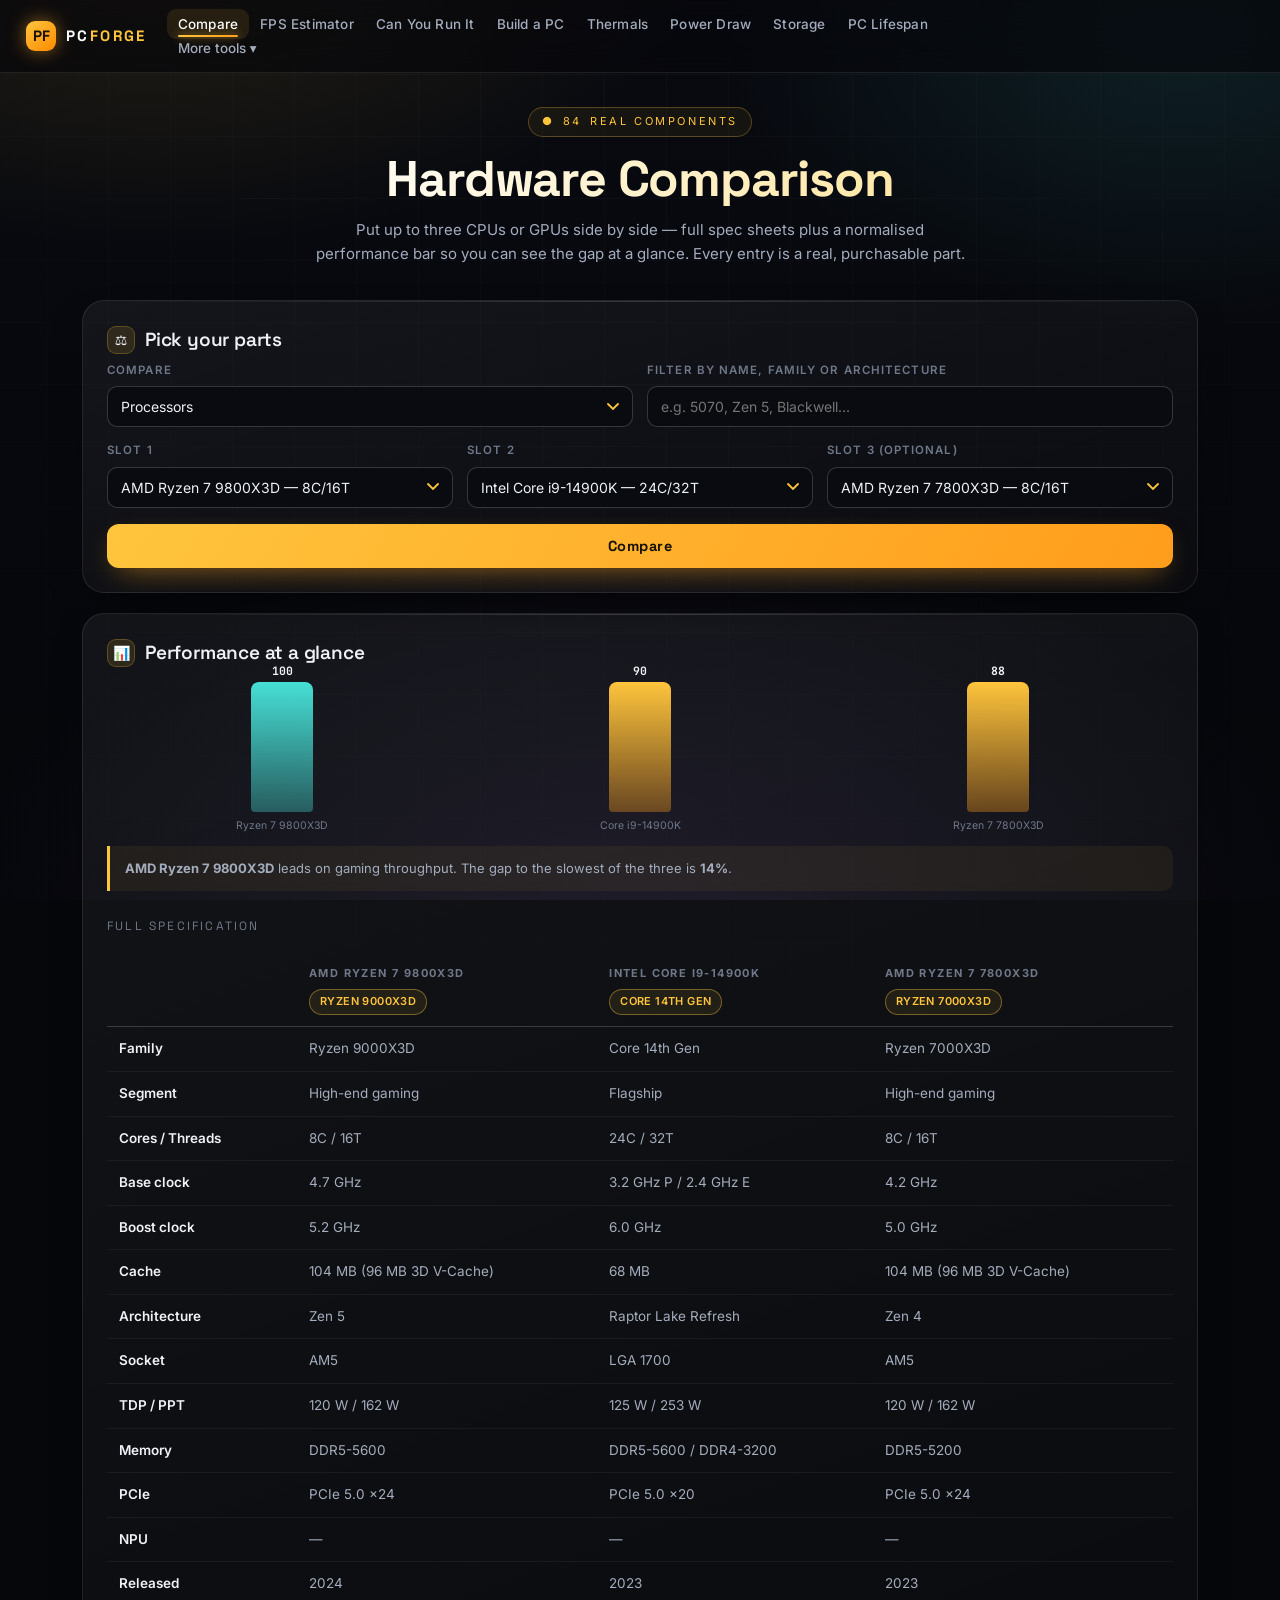
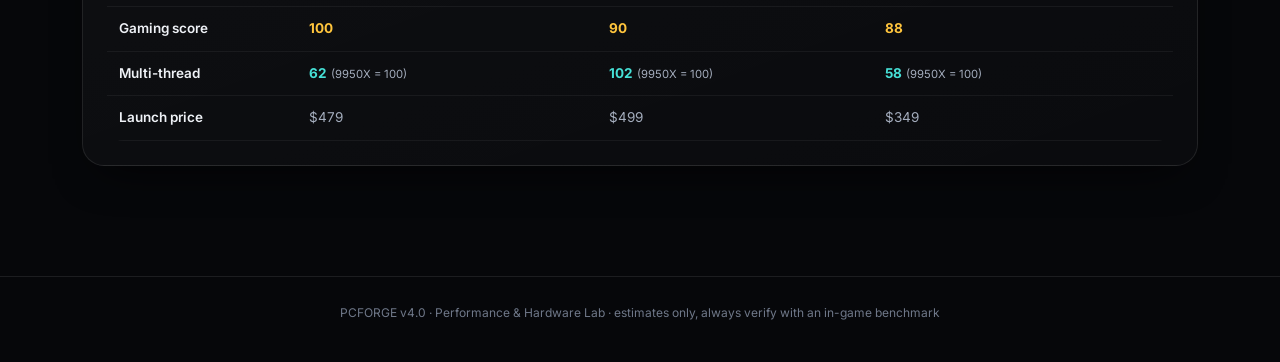
<file: index.html>
<!DOCTYPE html>
<html lang="en">
<head>
<meta charset="UTF-8">
<meta name="viewport" content="width=device-width, initial-scale=1">
<title>CPU &amp; GPU Comparison — PCFORGE</title>
<link rel="preconnect" href="https://fonts.googleapis.com">
<link rel="preconnect" href="https://fonts.gstatic.com" crossorigin>
<link rel="stylesheet" href="assets/fonts.css">
<link rel="stylesheet" href="assets/theme.css">
</head>
<body>

<div class="pf-container">

  <header class="pf-hero">
    <div class="pf-eyebrow">● <span id="dbCount"></span> real components</div>
    <h1>Hardware Comparison</h1>
    <p>Put up to three CPUs or GPUs side by side — full spec sheets plus a normalised
       performance bar so you can see the gap at a glance. Every entry is a real,
       purchasable part.</p>
  </header>

  <section class="pf-card pf-card-hover reveal">
    <h2><span class="ico">⚖</span> Pick your parts</h2>
    <div class="pf-grid pf-grid-2" style="margin-bottom:14px;">
      <div>
        <label class="pf-label" for="kind">Compare</label>
        <select id="kind">
          <option value="cpu">Processors</option>
          <option value="gpu">Graphics cards</option>
        </select>
      </div>
      <div>
        <label class="pf-label" for="search">Filter by name, family or architecture</label>
        <input type="text" id="search" placeholder="e.g. 5070, Zen 5, Blackwell…">
      </div>
    </div>
    <div class="pf-grid pf-grid-3">
      <div><label class="pf-label" for="p1">Slot 1</label><select id="p1"></select></div>
      <div><label class="pf-label" for="p2">Slot 2</label><select id="p2"></select></div>
      <div><label class="pf-label" for="p3">Slot 3 (optional)</label><select id="p3"></select></div>
    </div>
    <button class="pf-btn" id="compare">Compare</button>
  </section>

  <section class="pf-card reveal" id="resultCard">
    <h2><span class="ico">📊</span> Performance at a glance</h2>
    <div id="perfChart"></div>
    <div class="pf-note" id="perfNote"></div>
    <div class="pf-section-title">Full specification</div>
    <div class="pf-scroll"><table class="pf-table" id="result"></table></div>
  </section>

</div>

<script src="assets/data.js"></script>
<script src="assets/engine.js"></script>
<script>
const kind = document.getElementById("kind");
const search = document.getElementById("search");
const slots = ["p1", "p2", "p3"].map(id => document.getElementById(id));
let currentList = [];

function metric(item) {
  return kind.value === "cpu" ? item.gaming : item.index;
}
function metricLabel() {
  return kind.value === "cpu" ? "Gaming throughput (9800X3D = 100)" : "Raster performance (RTX 4070 = 100)";
}

function refreshOptions() {
  const q = search.value.trim().toLowerCase();
  const all = kind.value === "cpu" ? CPUS : GPUS;
  currentList = all.filter(it => !q ||
    (it.name + " " + it.family + " " + it.arch + " " + it.segment).toLowerCase().includes(q));

  const labelFn = kind.value === "cpu"
    ? c => `${c.name} — ${c.cores}C/${c.threads}T`
    : g => `${g.name} — ${g.vram} GB`;

  const chosen = slots.map(s => s.value);
  slots.forEach((sel, i) => {
    fillSelect(sel, [{ id: "", name: "— empty slot —" }, ...currentList], { labelFn });
    if (chosen[i] && [...sel.options].some(o => o.value === chosen[i])) sel.value = chosen[i];
    else sel.value = "";
  });

  // sensible defaults so the page is never empty
  if (!slots.some(s => s.value)) {
    const defaults = kind.value === "cpu"
      ? ["9800x3d", "14900k", "7800x3d"]
      : ["rtx5070", "rtx4070s", "rx9070"];
    defaults.forEach((d, i) => { if (slots[i]) slots[i].value = d; });
  }
}

function compare() {
  const picked = slots.map(s => s.value).filter(Boolean).map(id =>
    (kind.value === "cpu" ? cpuById(id) : gpuById(id)));

  if (!picked.length) { toast("Pick at least one part"); return; }

  /* ---- performance bars ---- */
  const vals = picked.map(metric);
  const best = Math.max(...vals);
  document.getElementById("perfChart").innerHTML =
    sparkline(vals, picked.map(p => p.name.replace(/^(NVIDIA GeForce|AMD Radeon|AMD|Intel|Apple) /, "")), vals.indexOf(best));
  mountCharts(document.getElementById("perfChart"));

  const spread = picked.length > 1
    ? Math.round((best / Math.min(...vals) - 1) * 100) : 0;
  const winner = picked[vals.indexOf(best)];
  document.getElementById("perfNote").innerHTML =
    `<b>${winner.name}</b> leads on ${metricLabel().split(" (")[0].toLowerCase()}.` +
    (picked.length > 1 ? ` The gap to the slowest of the three is <b>${spread}%</b>.` : "");

  /* ---- spec table ---- */
  const isCpu = kind.value === "cpu";
  const col = fn => picked.map(p => `<td>${fn(p) ?? "—"}</td>`).join("");

  const rows = isCpu ? [
    ["Family",        c => c.family],
    ["Segment",       c => c.segment],
    ["Cores / Threads", c => `${c.cores}C / ${c.threads}T`],
    ["Base clock",    c => c.base],
    ["Boost clock",   c => c.boost],
    ["Cache",         c => c.cache],
    ["Architecture",  c => c.arch],
    ["Socket",        c => c.socket],
    ["TDP / PPT",     c => `${c.tdp} W / ${c.ppt} W`],
    ["Memory",        c => c.mem],
    ["PCIe",          c => c.pcie],
    ["NPU",           c => c.npu],
    ["Released",      c => c.released],
    ["Gaming score",  c => `<b class="c-gold">${c.gaming}</b>`],
    ["Multi-thread",  c => `<b class="c-cyan">${c.mt}</b> <small>(9950X = 100)</small>`],
    ["Launch price",  c => c.price ? "$" + fmt(c.price) : "—"]
  ] : [
    ["Family",        g => g.family],
    ["Segment",       g => g.segment],
    ["Architecture",  g => g.arch],
    ["Shaders",       g => g.cores],
    ["Boost clock",   g => g.boost],
    ["Memory",        g => `${g.vram} GB ${g.vramType}`],
    ["Bus",           g => g.bus],
    ["Bandwidth",     g => fmt(g.bw) + " GB/s"],
    ["TGP",           g => g.tdp + " W"],
    ["Interface",     g => g.pcie],
    ["Typical length",g => g.length + " mm"],
    ["Upscaler",      g => upscalerName(g)],
    ["Frame generation", g => g.fg ? `Up to ${g.fg}×` : "No"],
    ["Ray tracing",   g => g.noRT ? '<b class="c-red">No RT hardware</b>' : `Yes (loss factor ×${g.rtFac})`],
    ["Released",      g => g.released],
    ["Raster score",  g => `<b class="c-gold">${g.index}</b>`],
    ["Launch price",  g => g.price ? "$" + fmt(g.price) : "—"],
    ["Verdict",       g => g.perf]
  ];

  document.getElementById("result").innerHTML = `
    <thead><tr><th></th>${picked.map(p =>
      `<th>${p.name}<br><span class="pf-chip gold" style="margin-top:6px;">${p.family}</span></th>`).join("")}</tr></thead>
    <tbody>${rows.map(([label, fn]) =>
      `<tr><td class="spec-label">${label}</td>${col(fn)}</tr>`).join("")}</tbody>`;
}

kind.addEventListener("change", () => { refreshOptions(); compare(); });
search.addEventListener("input", refreshOptions);
document.getElementById("compare").addEventListener("click", compare);
slots.forEach(s => s.addEventListener("change", compare));

document.getElementById("dbCount").textContent = CPUS.length + GPUS.length;
refreshOptions();
compare();
</script>
</body>
</html>
</file>
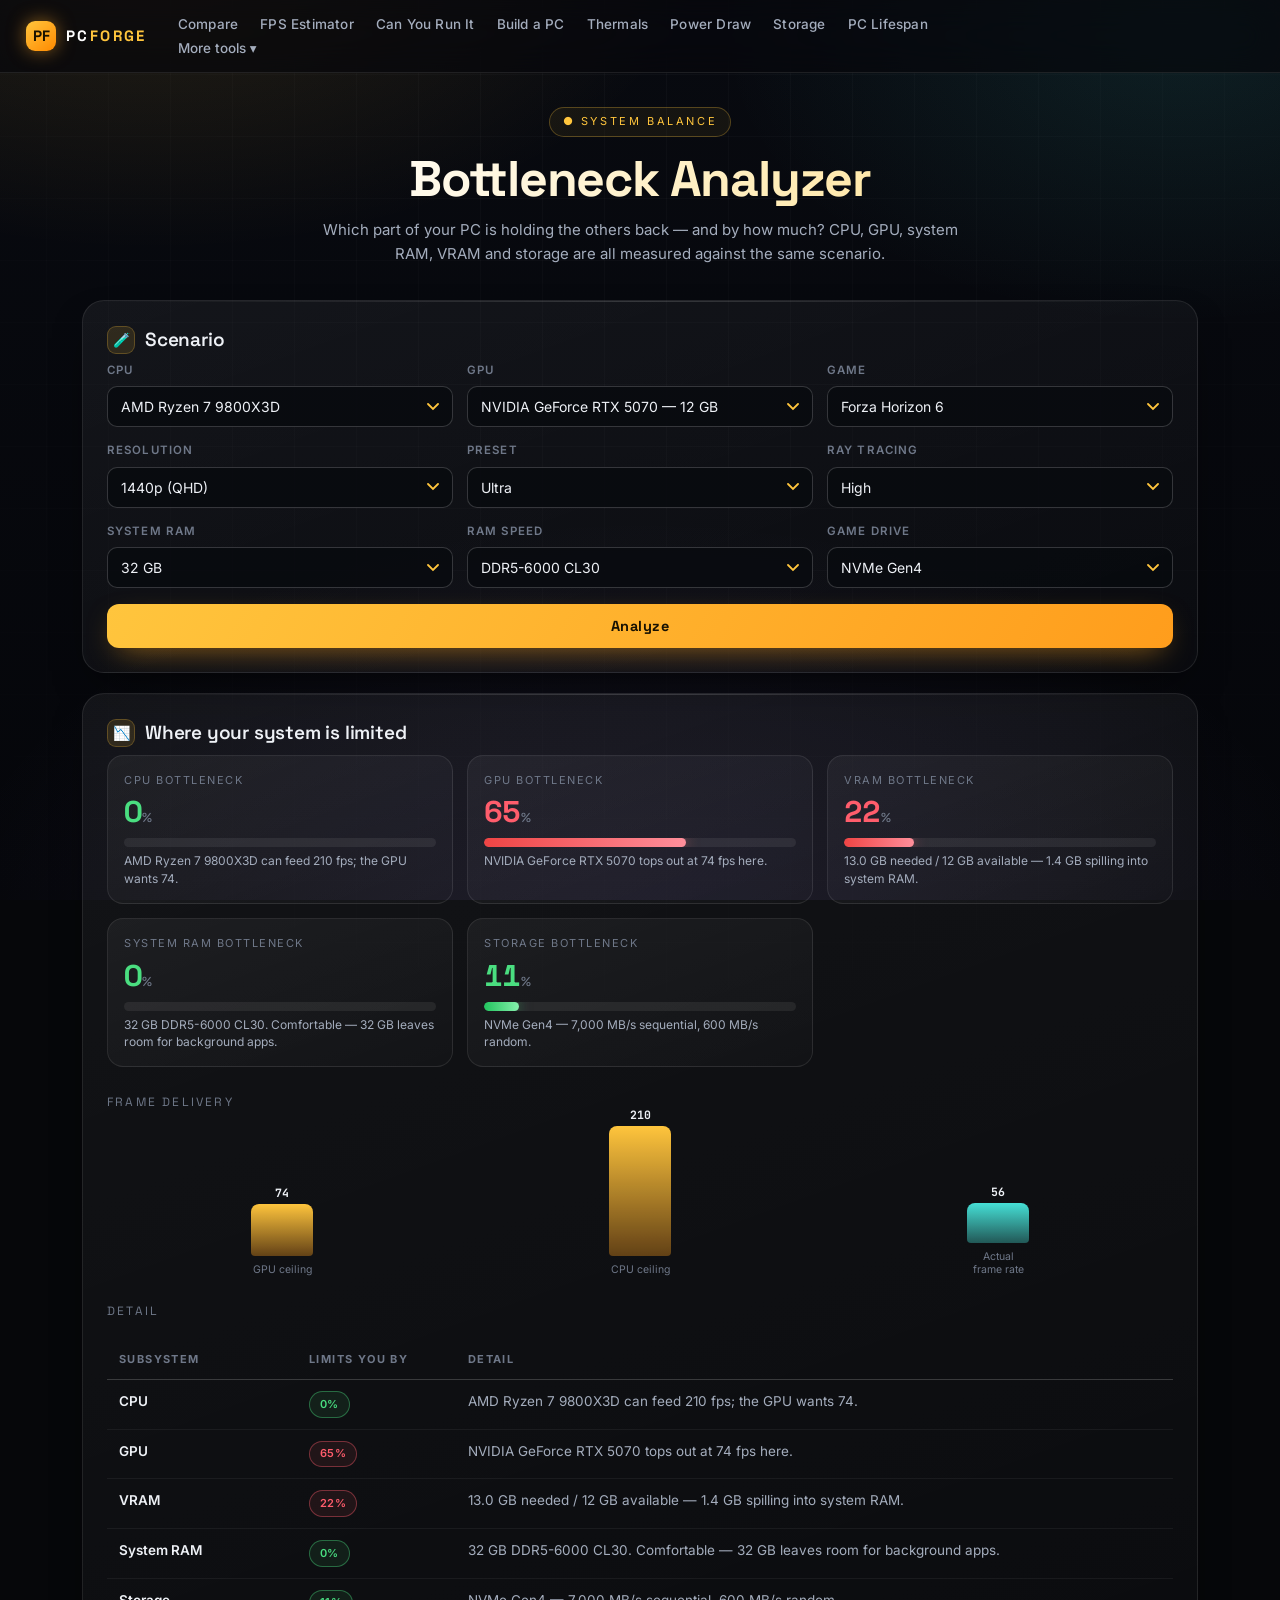
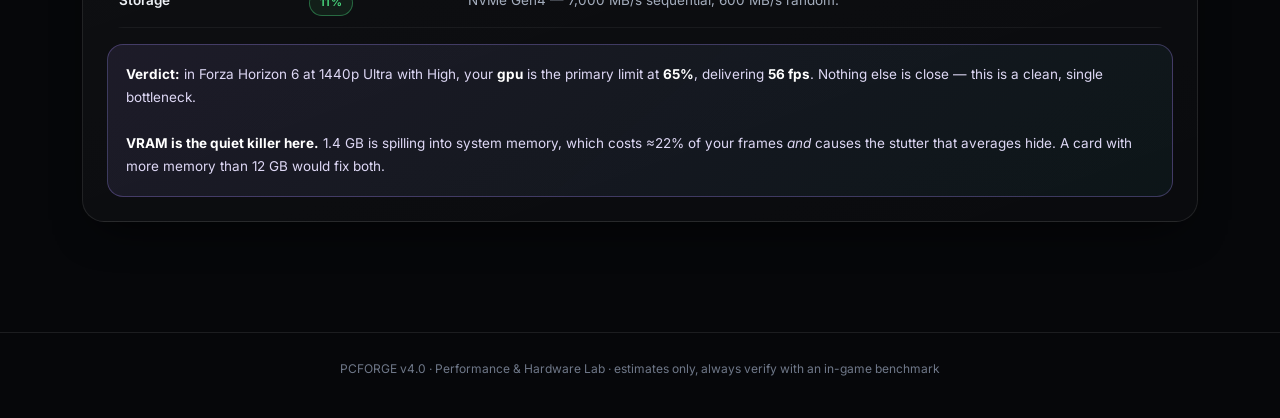
<file: bottleneck.html>
<!DOCTYPE html>
<html lang="en">
<head>
<meta charset="UTF-8">
<meta name="viewport" content="width=device-width, initial-scale=1">
<title>Bottleneck Analyzer — PCFORGE</title>
<link rel="preconnect" href="https://fonts.googleapis.com">
<link rel="preconnect" href="https://fonts.gstatic.com" crossorigin>
<link rel="stylesheet" href="assets/fonts.css">
<link rel="stylesheet" href="assets/theme.css">
</head>
<body>

<div class="pf-container">

  <header class="pf-hero">
    <div class="pf-eyebrow">● System balance</div>
    <h1>Bottleneck Analyzer</h1>
    <p>Which part of your PC is holding the others back — and by how much? CPU, GPU, system
       RAM, VRAM and storage are all measured against the same scenario.</p>
  </header>

  <section class="pf-card pf-card-hover reveal">
    <h2><span class="ico">🧪</span> Scenario</h2>
    <div class="pf-grid pf-grid-3">
      <div><label class="pf-label" for="cpu">CPU</label><select id="cpu"></select></div>
      <div><label class="pf-label" for="gpu">GPU</label><select id="gpu"></select></div>
      <div><label class="pf-label" for="game">Game</label><select id="game"></select></div>
    </div>
    <div class="pf-grid pf-grid-3" style="margin-top:14px;">
      <div><label class="pf-label" for="resolution">Resolution</label><select id="resolution"></select></div>
      <div><label class="pf-label" for="quality">Preset</label><select id="quality"></select></div>
      <div><label class="pf-label" for="rt">Ray tracing</label><select id="rt"></select></div>
    </div>
    <div class="pf-grid pf-grid-3" style="margin-top:14px;">
      <div><label class="pf-label" for="ramAmount">System RAM</label><select id="ramAmount"></select></div>
      <div><label class="pf-label" for="ramSpeed">RAM speed</label><select id="ramSpeed"></select></div>
      <div><label class="pf-label" for="storageType">Game drive</label><select id="storageType"></select></div>
    </div>
    <button class="pf-btn" id="run">Analyze</button>
  </section>

  <section class="pf-card reveal">
    <h2><span class="ico">📉</span> Where your system is limited</h2>
    <div id="blocked" class="pf-note red hidden"></div>
    <div id="out">
      <div class="pf-grid pf-grid-3" id="pills"></div>
      <div class="pf-section-title">Frame delivery</div>
      <div id="chart"></div>
      <div class="pf-section-title">Detail</div>
      <div class="pf-scroll"><table class="pf-table" id="table"></table></div>
      <div class="pf-summary" id="summary"></div>
    </div>
  </section>

</div>

<script src="assets/data.js"></script>
<script src="assets/engine.js"></script>
<script>
const S = { cpu: "9800x3d", gpu: "rtx5070", game: "fh6", resolution: "1440p", quality: "ultra",
            rt: "high", ramGb: 32, ramSpeed: "ddr5-6000", storage: "nvme4" };

fillSelect(document.getElementById("cpu"), CPUS.filter(c => !c.integrated), { groupKey: "brand", value: S.cpu });
fillSelect(document.getElementById("gpu"), GPUS, { groupKey: "brand", value: S.gpu, labelFn: g => `${g.name} — ${g.vram} GB` });
fillSelect(document.getElementById("game"), GAMES, { groupKey: "genre", value: S.game });
fillEnumSelect(document.getElementById("resolution"), RESOLUTIONS, S.resolution);
fillEnumSelect(document.getElementById("quality"), QUALITY, S.quality);
fillSelect(document.getElementById("ramAmount"), RAM_AMOUNTS.map(a => ({ id: a, name: a + " GB" })), { value: 32 });
fillEnumSelect(document.getElementById("ramSpeed"), RAM_SPEEDS, S.ramSpeed);
fillEnumSelect(document.getElementById("storageType"), STORAGE_TYPES, S.storage);

function refreshRtOptions() {
  const gpu = gpuById(S.gpu), game = gameById(S.game);
  const sel = document.getElementById("rt");
  const rtOk = gameSupportsRT(game) && isRT(gpu);
  sel.innerHTML = "";
  Object.entries(RT_LEVELS).forEach(([k, v]) => {
    if (k === "pt" && !gameSupportsPT(game)) return;
    if (k !== "off" && !rtOk) return;
    if (game.alwaysPT && k !== "pt") return;
    const o = document.createElement("option");
    o.value = k; o.textContent = v.label;
    sel.appendChild(o);
  });
  if (!sel.options.length) { const o = document.createElement("option"); o.value = "off"; o.textContent = "Off"; sel.appendChild(o); }
  if (![...sel.options].some(o => o.value === S.rt)) S.rt = sel.options[0].value;
  sel.value = S.rt;
}

function run() {
  refreshRtOptions();
  const r = estimate({ cpu: S.cpu, gpu: S.gpu, game: S.game, resolution: S.resolution, quality: S.quality,
                       rt: S.rt, upscaler: "off", fg: "off", ramGb: S.ramGb, ramSpeed: S.ramSpeed });

  if (r.blocked) {
    document.getElementById("blocked").classList.remove("hidden");
    document.getElementById("blocked").innerHTML = `<b>Cannot analyse.</b> ${r.reason}`;
    document.getElementById("out").classList.add("hidden");
    return;
  }
  document.getElementById("blocked").classList.add("hidden");
  document.getElementById("out").classList.remove("hidden");

  /* ---- derive a percentage for every subsystem ------------------------- */
  const cpuLimit = clamp(1 - r.cpuFps / Math.max(r.gpuFps, r.cpuFps), 0, 1) * 100;  // how much the CPU drags
  const gpuLimit = clamp(1 - r.gpuFps / Math.max(r.gpuFps, r.cpuFps), 0, 1) * 100;
  const vramLimit = r.vram.overflow > 0 ? clamp((1 - r.vram.penalty) * 100, 0, 100)
                    : r.vram.fill > 0.92 ? 8 : 0;
  const ramLimit = r.ram.penalty < 1 ? clamp((1 - r.ram.penalty) * 100, 0, 100) : 0;

  const st = STORAGE_TYPES[S.storage];
  const stDemand = r.game.storage === "ssd" ? 0.75 : 0.45;                       // how much this game cares
  const stScore = clamp(st.stream * (st.random / 600), 0, 1);
  const storageLimit = clamp((1 - stScore) * stDemand * 100, 0, 100);

  const parts = [
    { key: "cpu",     label: "CPU",     pct: cpuLimit,     tone: cpuLimit > 25 ? "red" : cpuLimit > 10 ? "" : "green",
      note: `${r.cpu.name} can feed ${fmt(Math.round(r.cpuFps))} fps; the GPU wants ${fmt(Math.round(r.gpuFps))}.` },
    { key: "gpu",     label: "GPU",     pct: gpuLimit,     tone: gpuLimit > 25 ? "red" : gpuLimit > 10 ? "" : "green",
      note: `${r.gpu.name} tops out at ${fmt(Math.round(r.gpuFps))} fps here.` },
    { key: "vram",    label: "VRAM",    pct: vramLimit,    tone: r.vram.state === "over" ? "red" : r.vram.state === "tight" ? "" : "green",
      note: `${r.vram.required.toFixed(1)} GB needed / ${r.gpu.vram} GB available${r.vram.overflow > 0 ? ` — ${r.vram.overflow.toFixed(1)} GB spilling into system RAM` : ""}.` },
    { key: "ram",     label: "System RAM", pct: ramLimit,  tone: ramLimit > 12 ? "red" : ramLimit > 0 ? "" : "green",
      note: `${S.ramGb} GB ${r.ram.speedLabel}. ${r.ram.note}` },
    { key: "storage", label: "Storage", pct: storageLimit, tone: storageLimit > 35 ? "red" : storageLimit > 15 ? "" : "green",
      note: `${st.label} — ${fmt(st.mbps)} MB/s sequential, ${st.random} MB/s random.` }
  ];

  document.getElementById("pills").innerHTML = parts.map(p => `
    <div class="pf-stat">
      <div class="pf-stat-label">${p.label} bottleneck</div>
      <div class="pf-stat-value ${p.tone === "red" ? "c-red" : p.tone === "green" ? "c-green" : "c-gold"}">${p.pct.toFixed(0)}<small>%</small></div>
      <div class="pf-bar ${p.tone === "red" ? "red" : p.tone === "green" ? "green" : ""}"><i data-w="${p.pct}"></i></div>
      <div class="pf-stat-note">${p.note}</div>
    </div>`).join("");
  requestAnimationFrame(() => document.querySelectorAll("#pills .pf-bar > i").forEach(el => el.style.width = clamp(+el.dataset.w, 0, 100) + "%"));

  /* ---- chart of the ceilings ------------------------------------------ */
  document.getElementById("chart").innerHTML = sparkline(
    [r.gpuFps, r.cpuFps, r.fps],
    ["GPU ceiling", "CPU ceiling", "Actual<br>frame rate"], 2);
  mountCharts(document.getElementById("chart"));

  /* ---- table ----------------------------------------------------------- */
  document.getElementById("table").innerHTML = `
    <thead><tr><th>Subsystem</th><th>Limits you by</th><th>Detail</th></tr></thead>
    <tbody>${parts.map(p => `<tr>
      <td class="spec-label">${p.label}</td>
      <td><span class="pf-chip ${p.tone === "red" ? "red" : p.tone === "green" ? "green" : "gold"}">${p.pct.toFixed(0)}%</span></td>
      <td>${p.note}</td></tr>`).join("")}</tbody>`;

  /* ---- narrative ------------------------------------------------------- */
  const worst = [...parts].sort((a, b) => b.pct - a.pct)[0];
  const runners = parts.filter(p => p.pct >= worst.pct * 0.75 && p !== worst).map(p => p.label);
  document.getElementById("summary").innerHTML = `
    <b>Verdict:</b> in ${r.game.name} at ${S.resolution} ${QUALITY[S.quality].label}${S.rt !== "off" ? " with " + RT_LEVELS[S.rt].label : ""},
    your <b>${worst.label.toLowerCase()}</b> is the primary limit at <b>${worst.pct.toFixed(0)}%</b>, delivering
    <b>${r.fps} fps</b>.
    ${runners.length ? `${runners.join(" and ")} are close behind, so fixing only the first one will not unlock the full gain.` : "Nothing else is close — this is a clean, single bottleneck."}
    ${r.vram.state === "over" ? `<br><br><b>VRAM is the quiet killer here.</b> ${r.vram.overflow.toFixed(1)} GB is spilling into system memory,
      which costs ≈${Math.round((1 - r.vram.penalty) * 100)}% of your frames <i>and</i> causes the stutter that averages hide.
      A card with more memory than ${r.gpu.vram} GB would fix both.` : ""}
    ${r.bottleneck.kind === "cpu" && cpuLimit > 25 ? "<br><br>Being CPU-limited means a GPU upgrade would be wasted money at this resolution. Either upgrade the CPU or play at a higher resolution to shift the work back to the GPU." : ""}
    ${storageLimit > 35 ? "<br><br>Your storage is slow enough to cause streaming hitches in this open-world title — move the install to an NVMe drive." : ""}`;
}

["cpu", "gpu", "game", "resolution", "quality", "rt", "ramSpeed", "storageType"].forEach(id =>
  on(id, "change", () => { S[id] = val(id); run(); }));
on("ramAmount", "change", () => { S.ramGb = num("ramAmount", 32); run(); });
on("run", "click", () => { run(); toast("Bottlenecks analysed"); });

run();
</script>
</body>
</html>
</file>
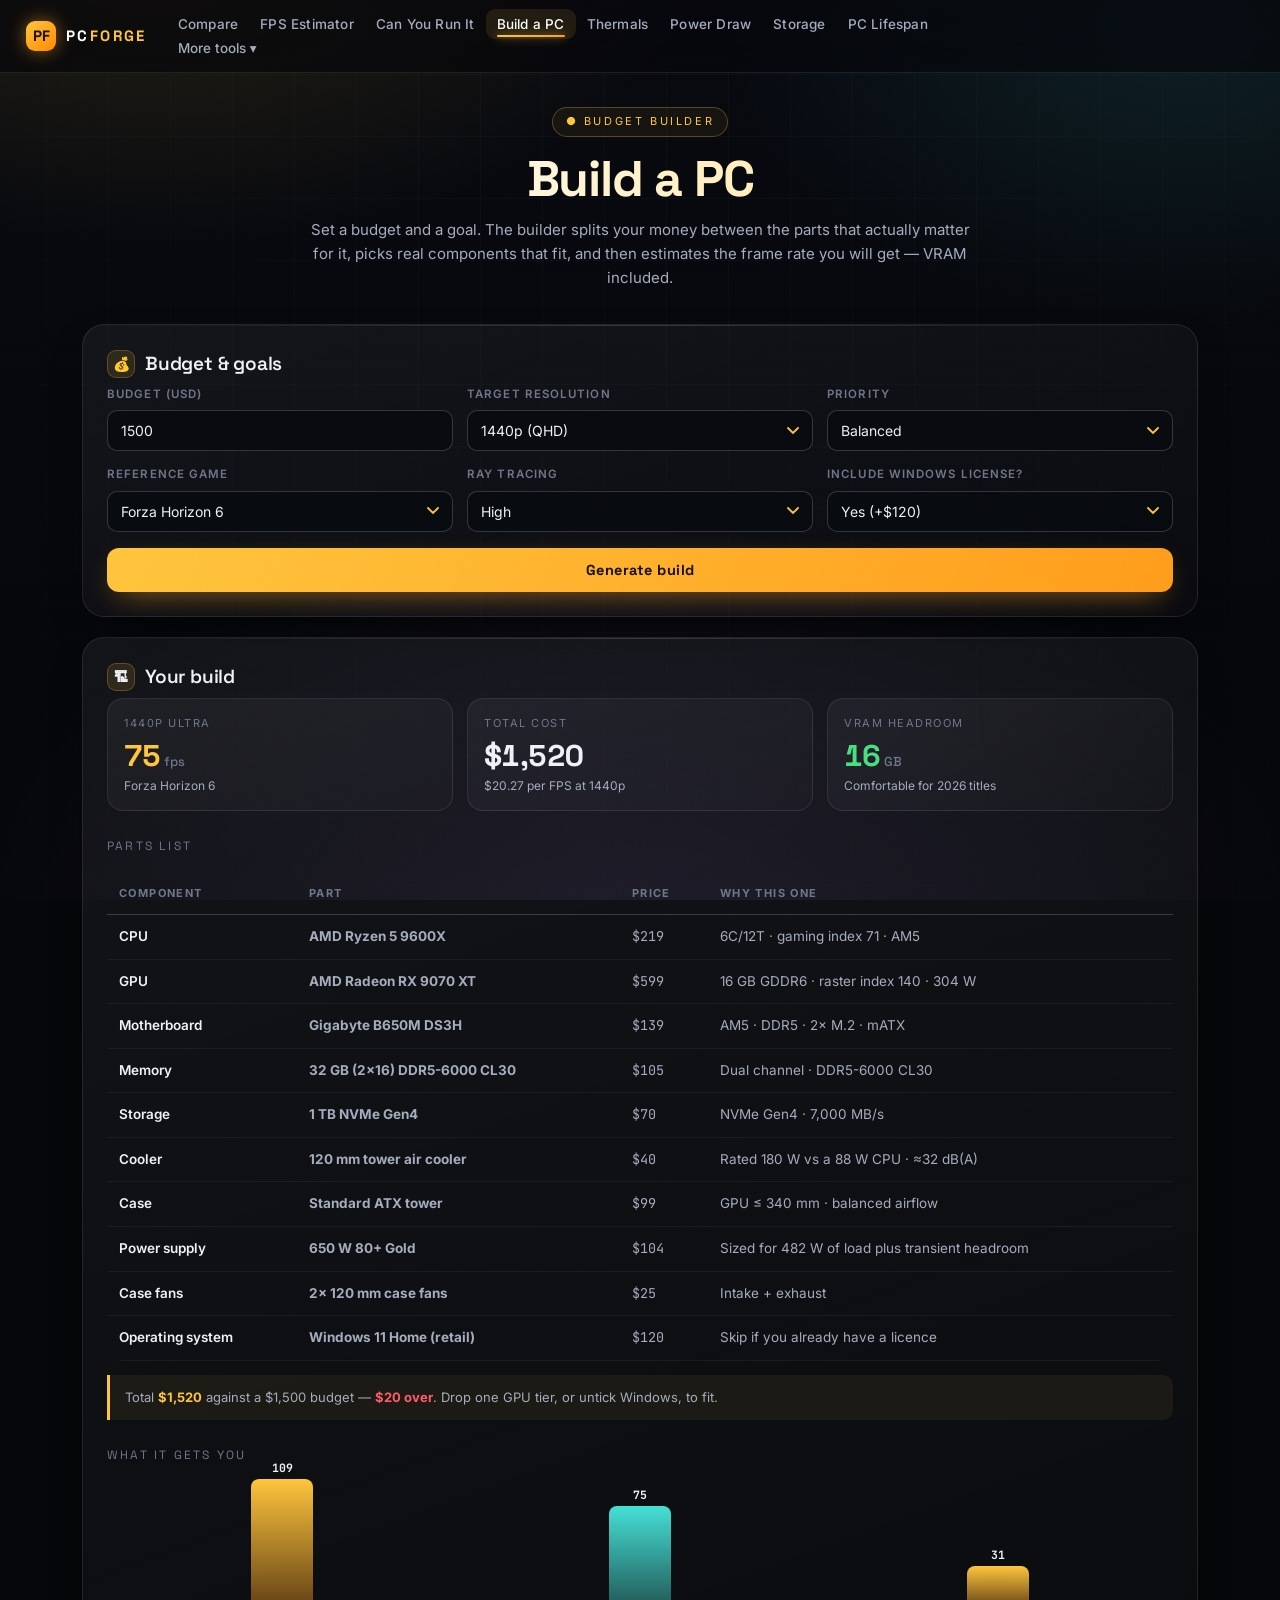
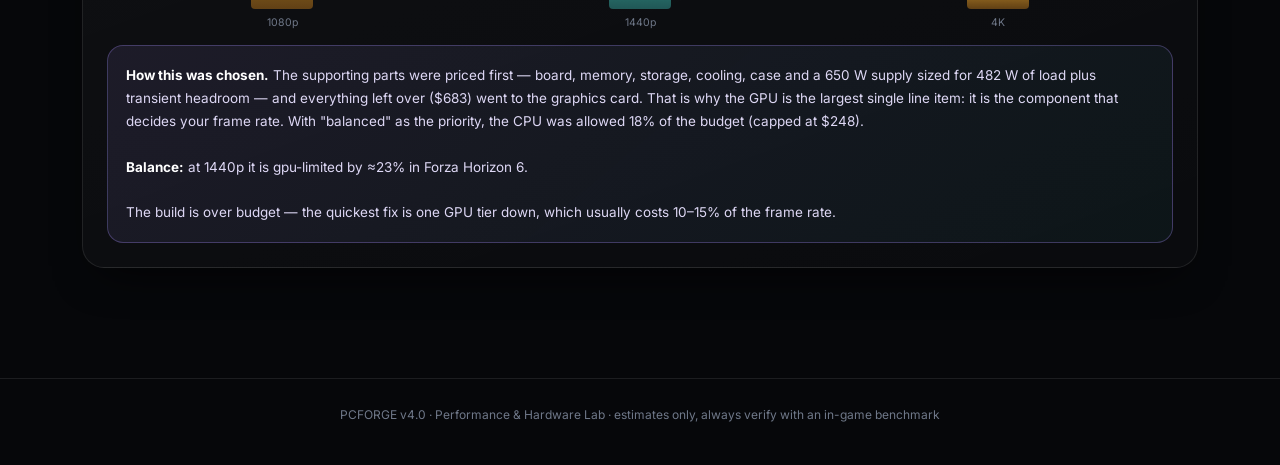
<file: build.html>
<!DOCTYPE html>
<html lang="en">
<head>
<meta charset="UTF-8">
<meta name="viewport" content="width=device-width, initial-scale=1">
<title>Build a PC — PCFORGE</title>
<link rel="preconnect" href="https://fonts.googleapis.com">
<link rel="preconnect" href="https://fonts.gstatic.com" crossorigin>
<link rel="stylesheet" href="assets/fonts.css">
<link rel="stylesheet" href="assets/theme.css">
</head>
<body>

<div class="pf-container">

  <header class="pf-hero">
    <div class="pf-eyebrow">● Budget builder</div>
    <h1>Build a PC</h1>
    <p>Set a budget and a goal. The builder splits your money between the parts that
       actually matter for it, picks real components that fit, and then estimates the
       frame rate you will get — VRAM included.</p>
  </header>

  <section class="pf-card pf-card-hover reveal">
    <h2><span class="ico">💰</span> Budget &amp; goals</h2>
    <div class="pf-grid pf-grid-3">
      <div><label class="pf-label" for="budget">Budget (USD)</label><input type="number" id="budget" value="1500" min="500" step="100"></div>
      <div><label class="pf-label" for="resolution">Target resolution</label><select id="resolution"></select></div>
      <div><label class="pf-label" for="priority">Priority</label>
        <select id="priority">
          <option value="fps">Maximum FPS</option>
          <option value="balanced" selected>Balanced</option>
          <option value="quiet">Quiet &amp; cool</option>
          <option value="future">Future-proof (VRAM + cores)</option>
        </select>
      </div>
    </div>
    <div class="pf-grid pf-grid-3" style="margin-top:14px;">
      <div><label class="pf-label" for="game">Reference game</label><select id="game"></select></div>
      <div><label class="pf-label" for="rt">Ray tracing</label><select id="rt"></select></div>
      <div><label class="pf-label" for="includeOs">Include Windows license?</label>
        <select id="includeOs"><option value="yes" selected>Yes (+$120)</option><option value="no">No, I have one</option></select>
      </div>
    </div>
    <button class="pf-btn" id="run">Generate build</button>
  </section>

  <section class="pf-card reveal">
    <h2><span class="ico">🏗</span> Your build</h2>
    <div id="blocked" class="pf-note red hidden"></div>
    <div id="out">
      <div class="pf-grid pf-grid-3" id="headline"></div>
      <div class="pf-section-title">Parts list</div>
      <div class="pf-scroll"><table class="pf-table" id="parts"></table></div>
      <div class="pf-note" id="totalNote"></div>
      <div class="pf-section-title">What it gets you</div>
      <div id="chart"></div>
      <div class="pf-summary" id="summary"></div>
    </div>
  </section>

</div>

<script src="assets/data.js"></script>
<script src="assets/engine.js"></script>
<script>
const S = { budget: 1500, resolution: "1440p", priority: "balanced", game: "fh6", rt: "high", os: true };

fillEnumSelect(document.getElementById("resolution"), RESOLUTIONS, S.resolution);
fillSelect(document.getElementById("game"), GAMES, { groupKey: "genre", value: S.game });

/* Share of the budget the CPU is allowed to claim. Whatever is left after the
   CPU and the supporting parts goes to the GPU, so a smaller number here means
   a stronger graphics card. */
const CPU_SHARE = { fps: 0.14, balanced: 0.18, quiet: 0.17, future: 0.22 };

const RAM_KITS = [
  { name: "16 GB (2×8) DDR4-3200", price: 40,  gb: 16, speed: "ddr4-3200" },
  { name: "32 GB (2×16) DDR4-3600", price: 70, gb: 32, speed: "ddr4-3600" },
  { name: "16 GB (2×8) DDR5-5600", price: 60,  gb: 16, speed: "ddr5-5600" },
  { name: "32 GB (2×16) DDR5-6000 CL30", price: 105, gb: 32, speed: "ddr5-6000" },
  { name: "32 GB (2×16) DDR5-6400", price: 135, gb: 32, speed: "ddr5-6400" },
  { name: "64 GB (2×32) DDR5-6000", price: 210, gb: 64, speed: "ddr5-6000" }
];
const SSDS = [
  { name: "1 TB NVMe Gen4", price: 70,  gb: 1000, type: "nvme4" },
  { name: "2 TB NVMe Gen4", price: 120, gb: 2000, type: "nvme4" },
  { name: "2 TB NVMe Gen5", price: 190, gb: 2000, type: "nvme5" },
  { name: "4 TB NVMe Gen4", price: 240, gb: 4000, type: "nvme4" }
];
const FANS = [
  { name: "2× 120 mm case fans", price: 25 },
  { name: "4× 120 mm PWM fans", price: 55 },
  { name: "6× 140 mm high-airflow fans", price: 95 }
];
const OS_PRICE = 120;

/* Best-scoring item that fits the budget. If nothing fits, fall back to the
   cheapest item in the category so the build still completes (and the total
   visibly goes over budget). Returns null when the category has no candidates. */
function bestUnder(list, cap, scoreFn) {
  if (!list.length) return null;
  const ok = list.filter(i => i.price <= cap);
  if (!ok.length) return list.reduce((a, b) => (a.price < b.price ? a : b));
  return ok.reduce((a, b) => (scoreFn(b) > scoreFn(a) ? b : a));
}

/* The graphics card decides the frame rate, so it never falls back to the
   cheapest card in the database — a $139 entry card in a $900 build is worse
   than going slightly over budget on a real one. */
function gpuScore(g) { return S.priority === "future" ? g.index * (g.vram >= 16 ? 1.18 : 1) : g.index; }
function pickGpu(cap) {
  const pool = GPUS.filter(g => g.price);
  const affordable = pool.filter(g => g.price <= cap);
  if (affordable.length) return affordable.reduce((a, b) => (gpuScore(b) > gpuScore(a) ? b : a));
  const real = pool.filter(g => g.index >= 60).sort((a, b) => a.price - b.price);
  return real[0] || pool[0];
}

/* Cheapest build that is still worth switching a PC on. Used for the floor warning. */
function minimumViable() {
  const cpu = CPUS.filter(c => c.price && !c.integrated).sort((a, b) => a.price - b.price)
    .find(c => c.gaming >= 55) || cpuById("12400f");
  const board = MOTHERBOARDS.filter(b => b.socket === cpu.socket).sort((a, b) => a.price - b.price)[0] || MOTHERBOARDS[1];
  const ram = RAM_KITS.filter(k => RAM_SPEEDS[k.speed].type === board.ram).sort((a, b) => a.price - b.price)[0] || RAM_KITS[2];
  const cooler = COOLERS.filter(c => c.tdp >= cpu.ppt).sort((a, b) => a.price - b.price)[0] || COOLERS[1];
  const gpu = GPUS.filter(g => g.price && g.index >= 60).sort((a, b) => a.price - b.price)[0] || GPUS[0];
  const psu = Math.round(Math.max(550, Math.ceil((cpu.ppt + gpu.tdp + 90) * 1.3 / 50) * 50) * 0.16);
  return cpu.price + board.price + ram.price + cooler.price + SSDS[0].price + CASES[0].price + FANS[0].price + gpu.price + psu;
}

/* A realistic build pays for the boring parts first, then spends whatever is
   left on the two components that decide frame rate. Splitting the whole
   budget by percentage instead starves the GPU on small budgets. */
function build() {
  let budget = S.budget;
  if (S.os) budget -= OS_PRICE;

  const blocked = document.getElementById("blocked");
  const floor = minimumViable() + (S.os ? OS_PRICE : 0);
  if (budget < floor) {
    blocked.classList.remove("hidden");
    blocked.innerHTML = `<b>$${fmt(S.budget)} is below the practical floor for a new gaming PC.</b>
      The cheapest build that is still worth switching on — a modern 6-core CPU, a real graphics card,
      board, memory, NVMe storage, cooling, case and a quality supply — costs about
      <b class="c-gold">$${fmt(floor)}</b>${S.os ? " including Windows" : ""}.
      ${S.os ? `Unticking Windows brings the floor down to <b>$${fmt(floor - OS_PRICE)}</b>. ` : ""}
      Below that, a used system gives you considerably more for the money.`;
    document.getElementById("out").classList.add("hidden");
    return;
  }
  blocked.classList.add("hidden");
  document.getElementById("out").classList.remove("hidden");

  /* ---- 1. CPU: takes its share of the money first ----------------------- */
  const cpuShare = CPU_SHARE[S.priority] ?? 0.18;
  const cpuCap = clamp(budget * cpuShare, 159, 700);
  const cpu = bestUnder(CPUS.filter(c => c.price && !c.integrated), cpuCap, c => c.gaming)
           || cpuById("12400f");

  /* ---- 2. Everything that has to match the CPU -------------------------- */
  const boards = MOTHERBOARDS.filter(b => b.socket === cpu.socket &&
    RAM_KITS.some(k => RAM_SPEEDS[k.speed].type === b.ram));
  const board = bestUnder(boards, clamp(budget * 0.13, 109, 400),
                          b => b.m2 * 10 + (b.pcie === "5.0" ? 20 : 0)) || MOTHERBOARDS.find(b => b.ram === "DDR5");

  const ramKit = bestUnder(RAM_KITS.filter(k => RAM_SPEEDS[k.speed].type === board.ram),
                           clamp(budget * 0.08, 40, 210),
                           k => (k.gb >= 32 ? 20 : 0) + parseInt(k.speed.split("-")[1]) / 100) || RAM_KITS[2];

  const coolerPool = COOLERS.filter(c => c.tdp >= cpu.ppt);
  const cooler = S.priority === "quiet"
    ? (coolerPool.slice().sort((a, b) => a.noise - b.noise).filter(c => c.price <= clamp(budget * 0.10, 40, 250))[0] || COOLERS[3])
    : (bestUnder(coolerPool, clamp(budget * 0.06, 40, 250), c => c.tdp) || COOLERS[3]);

  const ssd = bestUnder(SSDS, clamp(budget * 0.08, 70, 240), x => x.gb) || SSDS[0];
  const kase = bestUnder(CASES, clamp(budget * 0.08, 69, 249),
                         c => (c.airflow === "high" ? 3 : c.airflow === "balanced" ? 2 : 1) + (c.gpuMax >= 400 ? 2 : 0)) || CASES[2];
  const fans = bestUnder(FANS, clamp(budget * 0.03, 25, 95), f => f.price) || FANS[0];

  /* ---- 3. The GPU gets everything that is left -------------------------- */
  const spent = board.price + ramKit.price + cooler.price + ssd.price + kase.price + fans.price + cpu.price;
  const gpuCap = Math.max(budget - spent, 120);
  const gpu = pickGpu(gpuCap);

  /* The GPU has to physically fit the case we picked — swap the case if not. */
  const fittingCase = kase.gpuMax >= gpu.length && kase.form.includes(board.form)
    ? kase
    : (CASES.find(c => c.gpuMax >= gpu.length && c.form.includes(board.form)) || kase);

  const psuW = Math.max(550, Math.ceil((cpu.ppt + gpu.tdp + 90) * 1.3 / 50) * 50);
  const psuPrice = Math.round(psuW * 0.16);

  const lines = [
    { part: "CPU", item: cpu.name, price: cpu.price, note: `${cpu.cores}C/${cpu.threads}T · gaming index ${cpu.gaming} · ${cpu.socket}` },
    { part: "GPU", item: gpu.name, price: gpu.price, note: `${gpu.vram} GB ${gpu.vramType} · raster index ${gpu.index} · ${gpu.tdp} W` },
    { part: "Motherboard", item: board.name, price: board.price, note: `${board.socket} · ${board.ram} · ${board.m2}× M.2 · ${board.form}` },
    { part: "Memory", item: ramKit.name, price: ramKit.price, note: `Dual channel · ${RAM_SPEEDS[ramKit.speed].label}` },
    { part: "Storage", item: ssd.name, price: ssd.price, note: `${STORAGE_TYPES[ssd.type].label} · ${fmt(STORAGE_TYPES[ssd.type].mbps)} MB/s` },
    { part: "Cooler", item: cooler.name, price: cooler.price, note: `Rated ${cooler.tdp} W vs a ${cpu.ppt} W CPU · ≈${cooler.noise} dB(A)` },
    { part: "Case", item: fittingCase.name, price: fittingCase.price, note: `GPU ≤ ${fittingCase.gpuMax} mm · ${fittingCase.airflow} airflow` },
    { part: "Power supply", item: `${psuW} W 80+ Gold`, price: psuPrice, note: `Sized for ${cpu.ppt + gpu.tdp + 90} W of load plus transient headroom` },
    { part: "Case fans", item: fans.name, price: fans.price, note: "Intake + exhaust" }
  ];
  if (S.os) lines.push({ part: "Operating system", item: "Windows 11 Home (retail)", price: OS_PRICE, note: "Skip if you already have a licence" });

  const total = lines.reduce((a, l) => a + l.price, 0);

  /* ---- render ---- */
  document.getElementById("parts").innerHTML = `
    <thead><tr><th>Component</th><th>Part</th><th>Price</th><th>Why this one</th></tr></thead>
    <tbody>${lines.map(l => `<tr>
      <td class="spec-label">${l.part}</td><td><b>${l.item}</b></td>
      <td class="pf-mono">$${fmt(l.price)}</td><td>${l.note}</td></tr>`).join("")}</tbody>`;

  document.getElementById("totalNote").innerHTML =
    `Total <b class="c-gold">$${fmt(total)}</b> against a $${fmt(S.budget)} budget — ` +
    (total <= S.budget ? `<b class="c-green">$${fmt(S.budget - total)} left over</b>.` :
     `<b class="c-red">$${fmt(total - S.budget)} over</b>. Drop one GPU tier, or untick Windows, to fit.`);

/* FPS at the reference settings */
  const game = gameById(S.game);
  const resList = ["1080p", "1440p", "4K"];
  const fpsList = resList.map(res => {
    const r = estimate({ cpu: cpu.id, gpu: gpu.id, game: S.game, resolution: res, quality: "ultra",
                         rt: gameSupportsRT(game) && isRT(gpu) ? S.rt : "off", upscaler: "off", fg: "off",
                         ramGb: ramKit.gb, ramSpeed: ramKit.speed });
    return r.blocked ? 0 : r.fps;
  });
  const target = fpsList[resList.indexOf(S.resolution)] ?? fpsList[1];

  document.getElementById("headline").innerHTML = `
    <div class="pf-stat"><div class="pf-stat-label">${S.resolution} ${QUALITY.ultra.label}</div>
      <div class="pf-stat-value ${fpsClass(target).cls}">${target}<small> fps</small></div>
      <div class="pf-stat-note">${game.name}</div></div>
    <div class="pf-stat"><div class="pf-stat-label">Total cost</div>
      <div class="pf-stat-value">$${fmt(total)}</div>
      <div class="pf-stat-note">$${(total / Math.max(target, 1)).toFixed(2)} per FPS at ${S.resolution}</div></div>
    <div class="pf-stat"><div class="pf-stat-label">VRAM headroom</div>
      <div class="pf-stat-value ${gpu.vram >= 16 ? "c-green" : gpu.vram >= 12 ? "c-gold" : "c-orange"}">${gpu.vram}<small> GB</small></div>
      <div class="pf-stat-note">${gpu.vram >= 16 ? "Comfortable for 2026 titles" : gpu.vram >= 12 ? "Fine now, tight by 2027" : "Will overflow in demanding titles"}</div></div>`;

  document.getElementById("chart").innerHTML = sparkline(fpsList, resList, resList.indexOf(S.resolution));
  mountCharts(document.getElementById("chart"));

  /* Balance verdict */
  const bal = estimate({ cpu: cpu.id, gpu: gpu.id, game: S.game, resolution: S.resolution, quality: "ultra",
                         rt: "off", upscaler: "off", fg: "off", ramGb: ramKit.gb, ramSpeed: ramKit.speed });
  const vramAtTarget = estimate({ cpu: cpu.id, gpu: gpu.id, game: S.game, resolution: S.resolution, quality: "ultra",
                         rt: gameSupportsRT(game) && isRT(gpu) ? S.rt : "off", upscaler: "off", fg: "off",
                         ramGb: ramKit.gb, ramSpeed: ramKit.speed });

  document.getElementById("summary").innerHTML = `
    <b>How this was chosen.</b> The supporting parts were priced first — board, memory, storage, cooling, case and a
    ${psuW} W supply sized for ${cpu.ppt + gpu.tdp + 90} W of load plus transient headroom — and everything left over
    ($${fmt(gpuCap)}) went to the graphics card. That is why the GPU is the largest single line item: it is the component
    that decides your frame rate. With "${S.priority}" as the priority, the CPU was allowed ${Math.round(cpuShare * 100)}% of the budget (capped at $${fmt(cpuCap)}).
    <br><br><b>Balance:</b> ${bal.bottleneck.kind === "balanced" ? "this pairing is well matched" : `at ${S.resolution} it is ${bal.bottleneck.kind}-limited by ≈${bal.bottleneck.pct}%`} in ${game.name}.
    ${vramAtTarget.vram.state === "over" ? `<br><br><b>Warning:</b> with ray tracing on at ${S.resolution}, this GPU needs ≈${vramAtTarget.vram.required.toFixed(1)} GB but only has ${gpu.vram} GB. ` +
      `You will spill ${vramAtTarget.vram.overflow.toFixed(1)} GB and lose ≈${Math.round((1 - vramAtTarget.vram.penalty) * 100)}% of your frames. If ray tracing matters to you, spend the difference on a card with more memory.` : ""}
    ${total > S.budget ? "<br><br>The build is over budget — the quickest fix is one GPU tier down, which usually costs 10–15% of the frame rate." : ""}`;
}

on("budget", "input", () => { S.budget = num("budget", 1500); build(); });
on("resolution", "change", () => { S.resolution = val("resolution"); build(); });
on("priority", "change", () => { S.priority = val("priority"); build(); });
on("game", "change", () => { S.game = val("game"); build(); });
on("rt", "change", () => { S.rt = val("rt"); build(); });
on("includeOs", "change", () => { S.os = val("includeOs") === "yes"; build(); });
on("run", "click", () => { build(); toast("Build generated"); });

/* RT options depend on the reference game */
(function () {
  const sel = document.getElementById("rt");
  sel.innerHTML = "";
  Object.entries(RT_LEVELS).forEach(([k, v]) => {
    if (k === "pt") return;
    const o = document.createElement("option");
    o.value = k; o.textContent = v.label;
    sel.appendChild(o);
  });
  sel.value = "high";
})();

build();
</script>
</body>
</html>
</file>
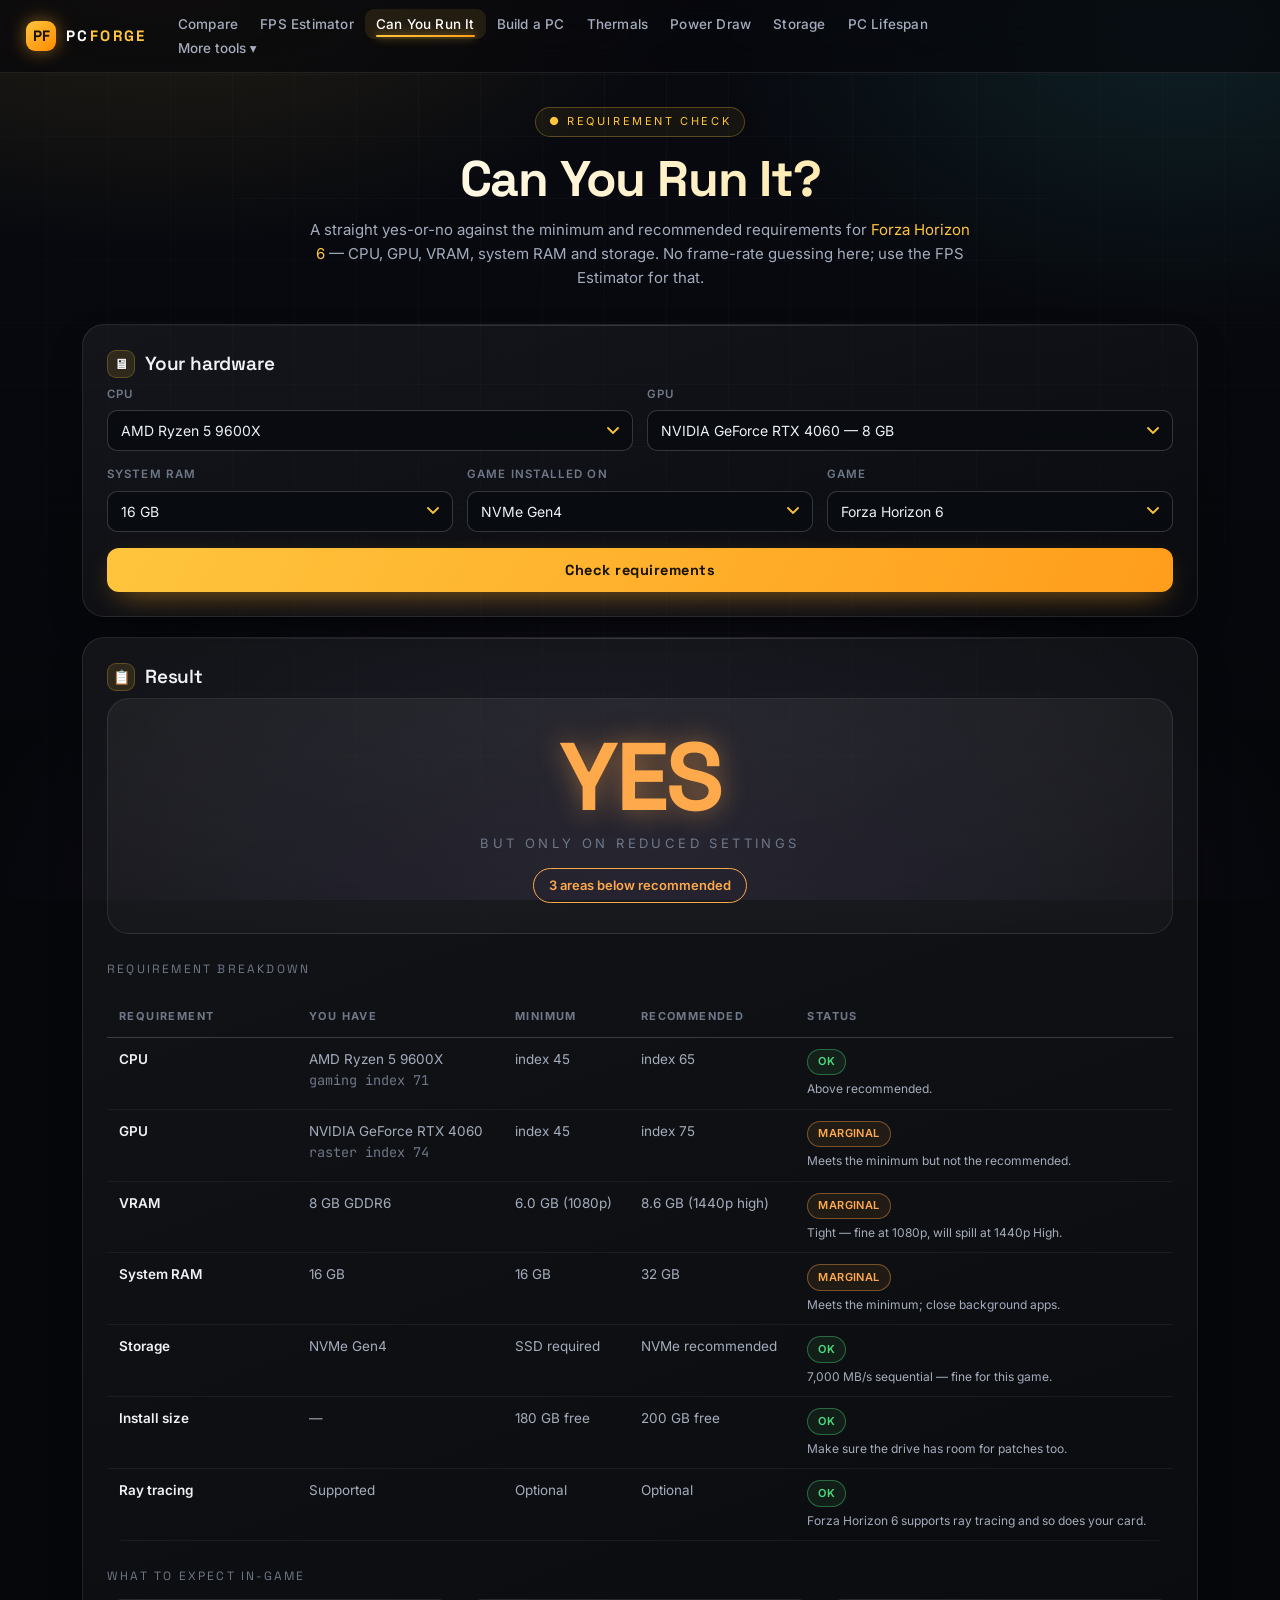
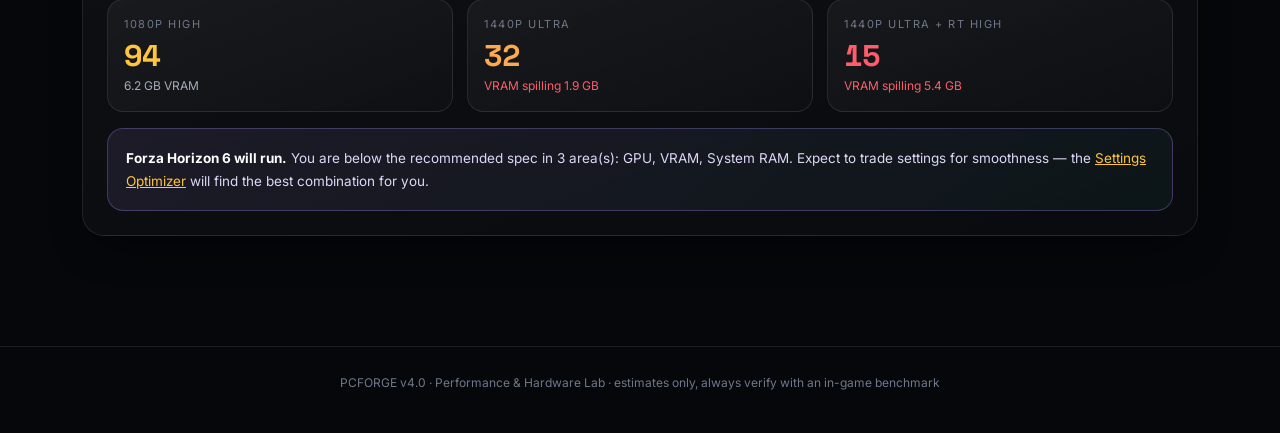
<file: canyourunit.html>
<!DOCTYPE html>
<html lang="en">
<head>
<meta charset="UTF-8">
<meta name="viewport" content="width=device-width, initial-scale=1">
<title>Can You Run It? — PCFORGE</title>
<link rel="preconnect" href="https://fonts.googleapis.com">
<link rel="preconnect" href="https://fonts.gstatic.com" crossorigin>
<link rel="stylesheet" href="assets/fonts.css">
<link rel="stylesheet" href="assets/theme.css">
</head>
<body>

<div class="pf-container">

  <header class="pf-hero">
    <div class="pf-eyebrow">● Requirement check</div>
    <h1>Can You Run It?</h1>
    <p>A straight yes-or-no against the minimum and recommended requirements for
       <span id="gameName" class="c-gold"></span> — CPU, GPU, VRAM, system RAM and storage.
       No frame-rate guessing here; use the FPS Estimator for that.</p>
  </header>

  <section class="pf-card pf-card-hover reveal">
    <h2><span class="ico">🖥</span> Your hardware</h2>
    <div class="pf-grid pf-grid-2">
      <div><label class="pf-label" for="cpu">CPU</label><select id="cpu"></select></div>
      <div><label class="pf-label" for="gpu">GPU</label><select id="gpu"></select></div>
    </div>
    <div class="pf-grid pf-grid-3" style="margin-top:14px;">
      <div><label class="pf-label" for="ramAmount">System RAM</label><select id="ramAmount"></select></div>
      <div><label class="pf-label" for="storageType">Game installed on</label><select id="storageType"></select></div>
      <div><label class="pf-label" for="game">Game</label><select id="game"></select></div>
    </div>
    <button class="pf-btn" id="run">Check requirements</button>
  </section>

  <section class="pf-card reveal">
    <h2><span class="ico">📋</span> Result</h2>
    <div class="pf-hero-fps">
      <div class="num" id="verdictNum">—</div>
      <div class="unit" id="verdictUnit">—</div>
      <div class="pf-verdict" id="verdict"></div>
    </div>
    <div class="pf-section-title">Requirement breakdown</div>
    <div class="pf-scroll"><table class="pf-table" id="table"></table></div>
    <div class="pf-section-title">What to expect in-game</div>
    <div class="pf-grid pf-grid-3" id="perf"></div>
    <div class="pf-summary" id="summary"></div>
  </section>

</div>

<script src="assets/data.js"></script>
<script src="assets/engine.js"></script>
<script>
const S = { cpu: "9600x", gpu: "rtx4060", game: "fh6", ramGb: 16, storage: "nvme4" };

fillSelect(document.getElementById("cpu"), CPUS.filter(c => !c.integrated), { groupKey: "brand", value: S.cpu });
fillSelect(document.getElementById("gpu"), GPUS, { groupKey: "brand", value: S.gpu, labelFn: g => `${g.name} — ${g.vram} GB` });
fillSelect(document.getElementById("game"), GAMES, { groupKey: "genre", value: S.game });
fillSelect(document.getElementById("ramAmount"), RAM_AMOUNTS.map(a => ({ id: a, name: a + " GB" })), { value: 16 });
fillEnumSelect(document.getElementById("storageType"), STORAGE_TYPES, S.storage);

function run() {
  const cpu = cpuById(S.cpu), gpu = gpuById(S.gpu), game = gameById(S.game);
  document.getElementById("gameName").textContent = game.name;

  const block = canRunGame(gpu, game);
  const rows = [];
  const add = (label, yours, min, rec, ok, note) => rows.push({ label, yours, min, rec, ok, note });

  /* CPU */
  const cpuMin = cpu.gaming >= game.minCpu, cpuRec = cpu.gaming >= game.recCpu;
  add("CPU", `${cpu.name}<br><span class="pf-mono c-dim">gaming index ${cpu.gaming}</span>`,
      `index ${game.minCpu}`, `index ${game.recCpu}`,
      cpuMin ? (cpuRec ? "pass" : "warn") : "fail",
      cpuRec ? "Above recommended." : cpuMin ? "Meets the minimum but not the recommended." : "Below the minimum — expect severe stutter and long stalls.");

  /* GPU */
  const gpuMin = gpu.index >= game.minGpu, gpuRec = gpu.index >= game.recGpu;
  add("GPU", `${gpu.name}<br><span class="pf-mono c-dim">raster index ${gpu.index}</span>`,
      `index ${game.minGpu}`, `index ${game.recGpu}`,
      gpuMin ? (gpuRec ? "pass" : "warn") : "fail",
      gpuRec ? "Above recommended." : gpuMin ? "Meets the minimum but not the recommended." : "Below the minimum.");

  /* VRAM */
  const needed = vramRequired(game, "1440p", "high", "off", "off");
  const vramOk = gpu.vram >= needed * 0.9;
  add("VRAM", `${gpu.vram} GB ${gpu.vramType}`,
      `${(needed * 0.7).toFixed(1)} GB (1080p)`, `${needed.toFixed(1)} GB (1440p high)`,
      gpu.vram >= needed ? "pass" : vramOk ? "warn" : "fail",
      gpu.vram >= needed ? "Enough for 1440p High without spilling."
        : vramOk ? "Tight — fine at 1080p, will spill at 1440p High."
        : "Not enough. Expect texture pop-in and stutter at 1440p.");

  /* RAM */
  const ramOk = S.ramGb >= game.minRam, ramRec = S.ramGb >= game.recRam;
  add("System RAM", `${S.ramGb} GB`, `${game.minRam} GB`, `${game.recRam} GB`,
      ramOk ? (ramRec ? "pass" : "warn") : "fail",
      ramRec ? "Comfortable." : ramOk ? "Meets the minimum; close background apps." : "Below minimum — the game may not launch.");

  /* Storage */
  const st = STORAGE_TYPES[S.storage];
  const needsSSD = game.storage === "ssd";
  add("Storage", st.label, needsSSD ? "SSD required" : "HDD acceptable", "NVMe recommended",
      needsSSD && S.storage === "hdd" ? "fail" : S.storage === "hdd" || S.storage === "sata" ? "warn" : "pass",
      needsSSD && S.storage === "hdd" ? "This title requires an SSD; on a hard drive it streams too slowly to be playable."
        : S.storage === "hdd" ? "It will run, but load times and streaming will suffer."
        : `${fmt(st.mbps)} MB/s sequential — fine for this game.`);

  /* Install size */
  add("Install size", "—", `${game.sizeGB} GB free`, `${game.sizeGB + 20} GB free`,
      "pass", "Make sure the drive has room for patches too.");

  /* RT capability */
  if (gameSupportsRT(game)) {
    add("Ray tracing", isRT(gpu) ? "Supported" : "No RT hardware", "Optional", "Optional",
        isRT(gpu) ? "pass" : "warn",
        isRT(gpu) ? `${game.name} supports ray tracing and so does your card.`
                  : `Your card has no RT hardware, so ray tracing is unavailable in ${game.name}.`);
  }
  if (gameSupportsPT(game)) {
    add("Path tracing", isRT(gpu) ? game.pt.name : "Unavailable", "Optional", "Optional",
        isRT(gpu) ? (gpu.vram >= 16 ? "pass" : "warn") : "fail",
        isRT(gpu) ? (gpu.vram >= 16 ? "Your VRAM is large enough to attempt it." : "Works, but path tracing needs a lot of VRAM — expect spill on a " + gpu.vram + " GB card.")
                  : "Path tracing requires RT hardware.");
  }

  /* hard blocks */
  if (!block.ok) rows.unshift({ label: "Launch", yours: gpu.name, min: "—", rec: "—", ok: "fail", note: block.reason });

  const fails = rows.filter(r => r.ok === "fail").length;
  const warns = rows.filter(r => r.ok === "warn").length;

  const num = document.getElementById("verdictNum");
  const unit = document.getElementById("verdictUnit");
  const v = document.getElementById("verdict");

  if (fails) {
    num.className = "num c-red glow-red"; num.textContent = "NO";
    unit.textContent = "does not meet the minimum requirements";
    v.className = "pf-verdict c-red"; v.textContent = `${fails} requirement${fails > 1 ? "s" : ""} not met`;
  } else if (warns >= 2) {
    num.className = "num c-orange glow-orange"; num.textContent = "YES";
    unit.textContent = "but only on reduced settings";
    v.className = "pf-verdict c-orange"; v.textContent = `${warns} areas below recommended`;
  } else {
    num.className = "num c-green glow-green"; num.textContent = "YES";
    unit.textContent = "comfortably, at high or ultra settings";
    v.className = "pf-verdict c-green"; v.textContent = "all requirements met";
  }

  document.getElementById("table").innerHTML = `
    <thead><tr><th>Requirement</th><th>You have</th><th>Minimum</th><th>Recommended</th><th>Status</th></tr></thead>
    <tbody>${rows.map(r => `
      <tr>
        <td class="spec-label">${r.label}</td>
        <td>${r.yours}</td>
        <td class="c-dim">${r.min}</td>
        <td class="c-dim">${r.rec}</td>
        <td><span class="pf-chip ${r.ok === "pass" ? "green" : r.ok === "warn" ? "orange" : "red"}">${r.ok === "pass" ? "OK" : r.ok === "warn" ? "MARGINAL" : "FAIL"}</span>
          <div class="pf-stat-note">${r.note}</div></td>
      </tr>`).join("")}</tbody>`;

  /* what to expect */
  const e1080 = estimate({ cpu: S.cpu, gpu: S.gpu, game: S.game, resolution: "1080p", quality: "high", rt: "off", ramGb: S.ramGb, ramSpeed: "ddr5-6000" });
  const e1440 = estimate({ cpu: S.cpu, gpu: S.gpu, game: S.game, resolution: "1440p", quality: "ultra", rt: "off", ramGb: S.ramGb, ramSpeed: "ddr5-6000" });
  const e1440rt = estimate({ cpu: S.cpu, gpu: S.gpu, game: S.game, resolution: "1440p", quality: "ultra", rt: gameSupportsRT(game) ? "high" : "off", ramGb: S.ramGb, ramSpeed: "ddr5-6000" });
  const cell = (r, title) => r.blocked ? "" : `
    <div class="pf-stat">
      <div class="pf-stat-label">${title}</div>
      <div class="pf-stat-value ${fpsClass(r.fps).cls}">${r.fps}<small> fps</small></div>
      <div class="pf-stat-note">${r.vram.state === "over" ? `<span class="c-red">VRAM spilling ${r.vram.overflow.toFixed(1)} GB</span>` : r.vram.required.toFixed(1) + " GB VRAM"}</div>
    </div>`;
  document.getElementById("perf").innerHTML =
    cell(e1080, "1080p High") + cell(e1440, "1440p Ultra") + cell(e1440rt, gameSupportsRT(game) ? "1440p Ultra + RT High" : "4K High");
  if (!e1440.blocked) {
    document.getElementById("perf").querySelectorAll(".pf-stat-value").forEach((el, i) => {
      const vals = [e1080, e1440, e1440rt];
      if (vals[i]) animateNumber(el, vals[i].fps, { suffix: "" });
    });
  }

  document.getElementById("summary").innerHTML = fails
    ? `<b>You cannot run ${game.name} properly on this system.</b> ${rows.filter(r => r.ok === "fail").map(r => r.note).join(" ")}`
    : warns
      ? `<b>${game.name} will run.</b> You are below the recommended spec in ${warns} area(s): ${rows.filter(r => r.ok === "warn").map(r => r.label).join(", ")}. Expect to trade settings for smoothness — the <a class="c-gold" href="optimizer.html">Settings Optimizer</a> will find the best combination for you.`
      : `<b>You are comfortably above the requirements for ${game.name}.</b> Nothing here will hold you back. ${game.notes} <a class="c-gold" href="fps.html">Estimate your frame rate →</a>`;
}

["cpu", "gpu", "game"].forEach(id => on(id, "change", () => { S[id] = val(id); run(); }));
on("ramAmount", "change", () => { S.ramGb = num("ramAmount", 16); run(); });
on("storageType", "change", () => { S.storage = val("storageType"); run(); });
on("run", "click", () => { run(); toast("Requirements checked"); });

run();
</script>
</body>
</html>
</file>
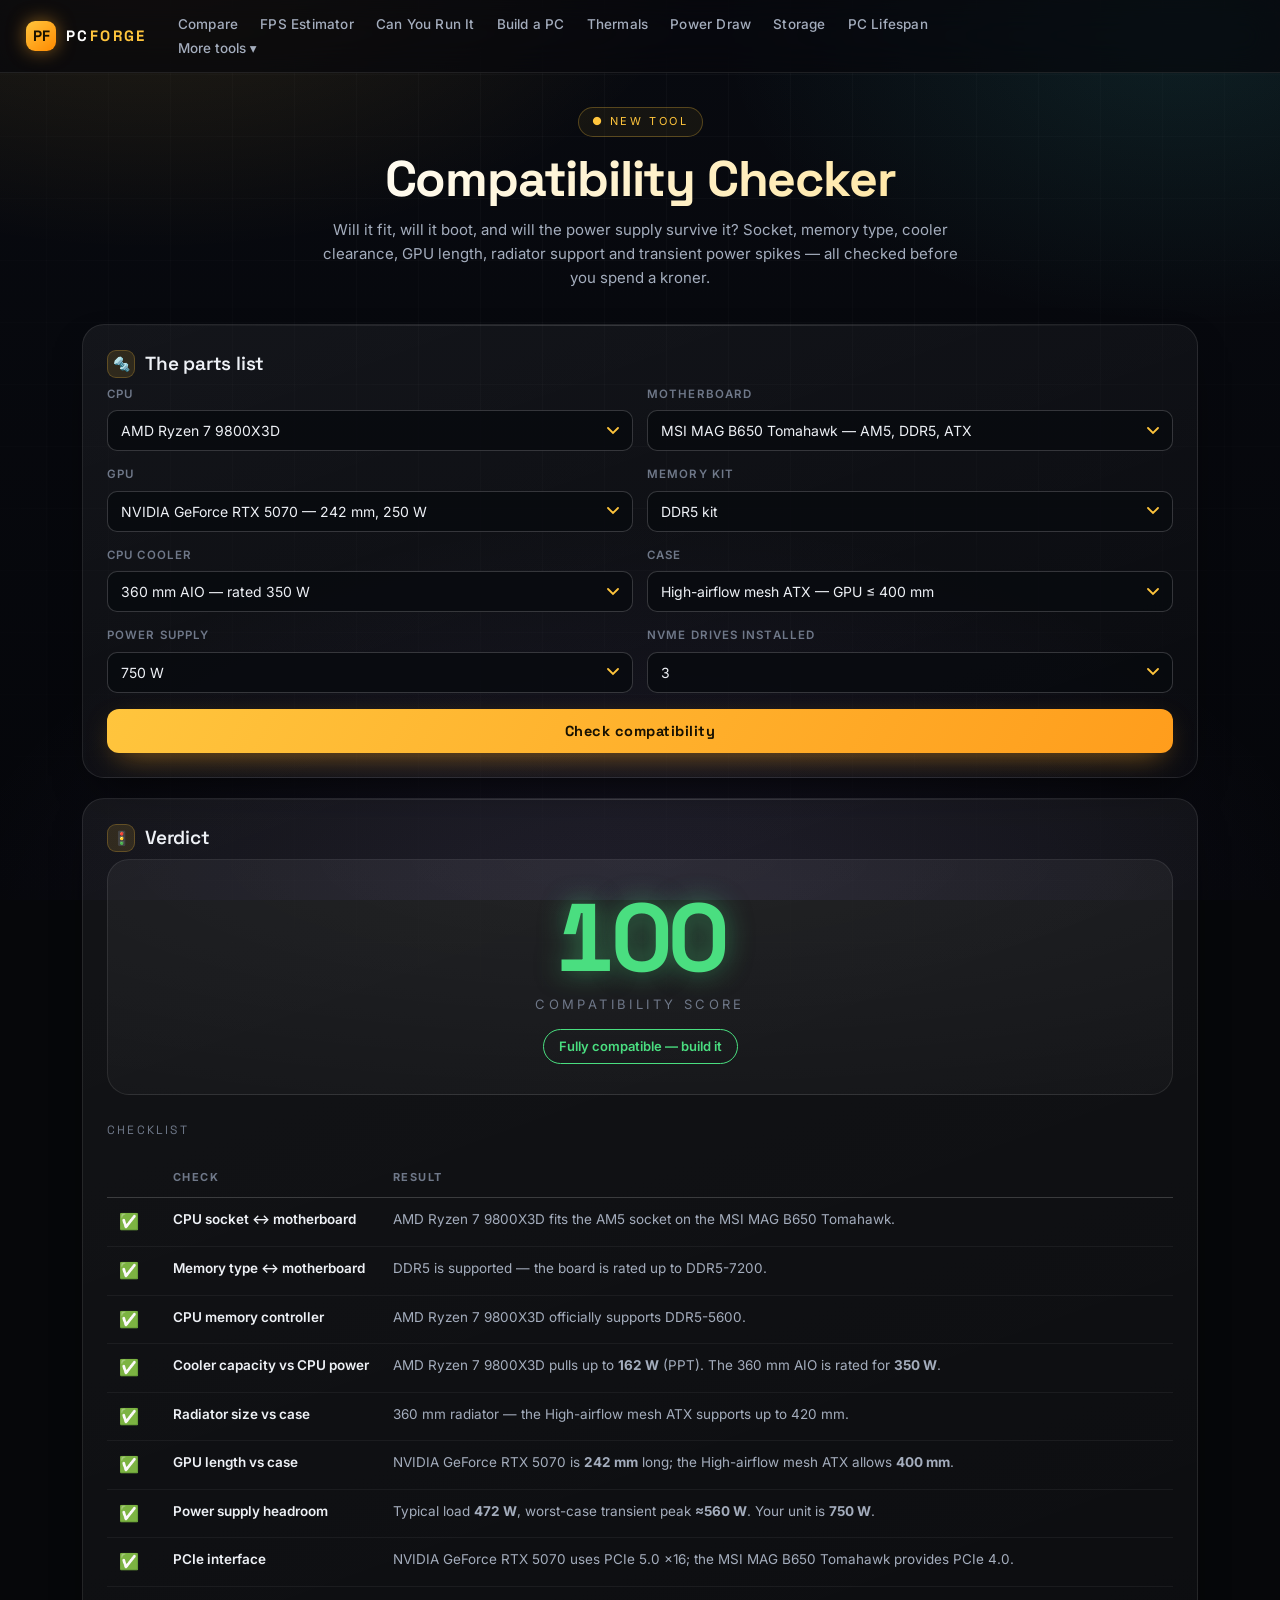
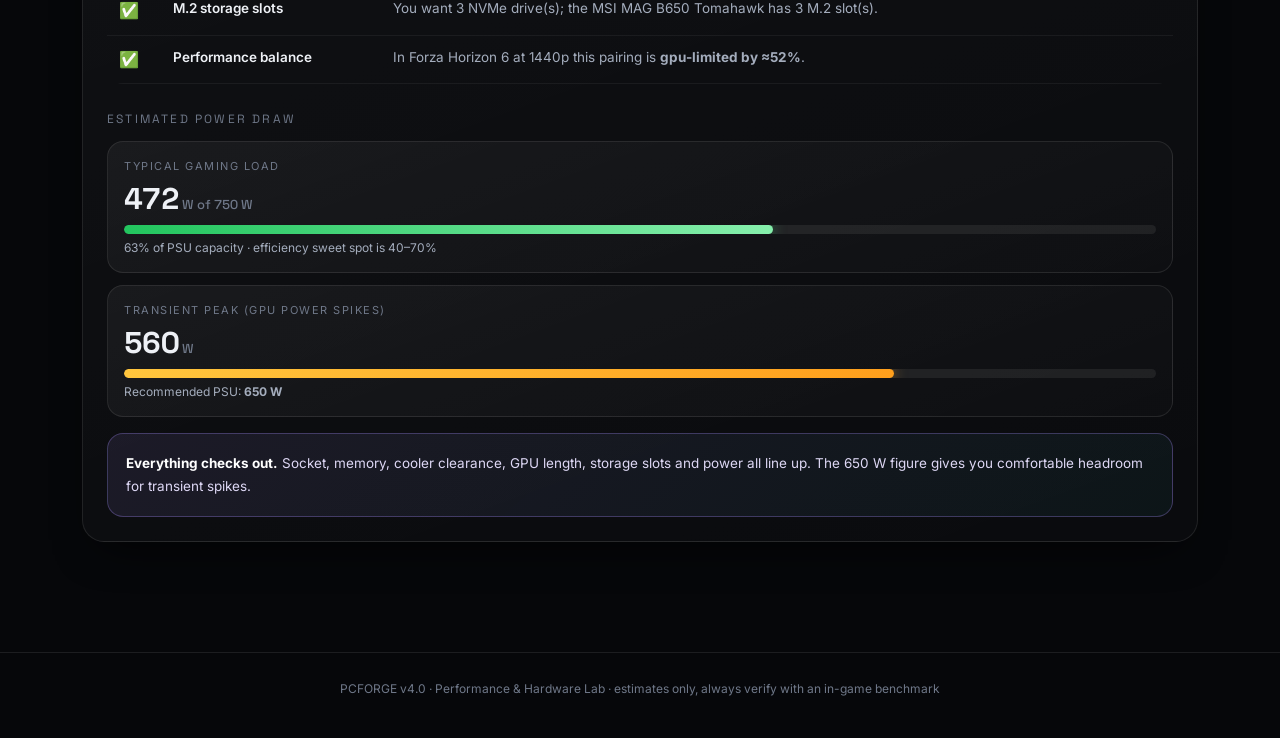
<file: compatibility.html>
<!DOCTYPE html>
<html lang="en">
<head>
<meta charset="UTF-8">
<meta name="viewport" content="width=device-width, initial-scale=1">
<title>Compatibility Checker — PCFORGE</title>
<link rel="preconnect" href="https://fonts.googleapis.com">
<link rel="preconnect" href="https://fonts.gstatic.com" crossorigin>
<link rel="stylesheet" href="assets/fonts.css">
<link rel="stylesheet" href="assets/theme.css">
</head>
<body>

<div class="pf-container">

  <header class="pf-hero">
    <div class="pf-eyebrow">● New tool</div>
    <h1>Compatibility Checker</h1>
    <p>Will it fit, will it boot, and will the power supply survive it? Socket, memory type,
       cooler clearance, GPU length, radiator support and transient power spikes — all checked
       before you spend a kroner.</p>
  </header>

  <section class="pf-card pf-card-hover reveal">
    <h2><span class="ico">🔩</span> The parts list</h2>
    <div class="pf-grid pf-grid-2">
      <div><label class="pf-label" for="cpu">CPU</label><select id="cpu"></select></div>
      <div><label class="pf-label" for="mobo">Motherboard</label><select id="mobo"></select></div>
    </div>
    <div class="pf-grid pf-grid-2" style="margin-top:14px;">
      <div><label class="pf-label" for="gpu">GPU</label><select id="gpu"></select></div>
      <div><label class="pf-label" for="ramType">Memory kit</label><select id="ramType"></select></div>
    </div>
    <div class="pf-grid pf-grid-2" style="margin-top:14px;">
      <div><label class="pf-label" for="cooler">CPU cooler</label><select id="cooler"></select></div>
      <div><label class="pf-label" for="caseSel">Case</label><select id="caseSel"></select></div>
    </div>
    <div class="pf-grid pf-grid-2" style="margin-top:14px;">
      <div><label class="pf-label" for="psu">Power supply</label><select id="psu"></select></div>
      <div><label class="pf-label" for="m2">NVMe drives installed</label>
        <select id="m2"><option>1</option><option>2</option><option selected>3</option><option>4</option><option>5</option><option>6</option><option>7</option></select>
      </div>
    </div>
    <button class="pf-btn" id="run">Check compatibility</button>
  </section>

  <section class="pf-card reveal">
    <h2><span class="ico">🚦</span> Verdict</h2>
    <div class="pf-hero-fps">
      <div class="num" id="scoreNum">—</div>
      <div class="unit">compatibility score</div>
      <div class="pf-verdict" id="verdict"></div>
    </div>
    <div class="pf-section-title">Checklist</div>
    <div class="pf-scroll"><table class="pf-table" id="checks"></table></div>
    <div class="pf-section-title">Estimated power draw</div>
    <div id="powerBars"></div>
    <div class="pf-summary" id="summary"></div>
  </section>

</div>

<script src="assets/data.js"></script>
<script src="assets/engine.js"></script>
<script>
const S = { cpu: "9800x3d", mobo: 1, gpu: "rtx5070", ramType: "DDR5", cooler: 4, caseSel: 2, psu: 750, m2: 3 };

fillSelect(document.getElementById("cpu"), CPUS.filter(c => !c.integrated), { groupKey: "brand", value: S.cpu });
fillSelect(document.getElementById("gpu"), GPUS, { groupKey: "brand", value: S.gpu, labelFn: g => `${g.name} — ${g.length} mm, ${g.tdp} W` });
fillSelect(document.getElementById("mobo"), MOTHERBOARDS.map((m, i) => ({ id: i, name: `${m.name} — ${m.socket}, ${m.ram}, ${m.form}` })), { value: 1 });
fillSelect(document.getElementById("ramType"), [{ id: "DDR5", name: "DDR5 kit" }, { id: "DDR4", name: "DDR4 kit" }], { value: "DDR5" });
fillSelect(document.getElementById("cooler"), COOLERS.map((c, i) => ({ id: i, name: `${c.name} — rated ${c.tdp} W` })), { value: 4 });
fillSelect(document.getElementById("caseSel"), CASES.map((c, i) => ({ id: i, name: `${c.name} — GPU ≤ ${c.gpuMax} mm` })), { value: 2 });
fillSelect(document.getElementById("psu"), PSUS.map(w => ({ id: w, name: w + " W" })), { value: 750 });

const ICON = { pass: "✅", warn: "⚠️", fail: "❌" };

function run() {
  const cpu = cpuById(S.cpu);
  const mobo = MOTHERBOARDS[S.mobo];
  const gpu = gpuById(S.gpu);
  const cooler = COOLERS[S.cooler];
  const kase = CASES[S.caseSel];
  const checks = [];

  /* 1. Socket */
  const socketOk = cpu.socket === mobo.socket;
  checks.push({
    pass: socketOk ? "pass" : "fail",
    title: "CPU socket ↔ motherboard",
    detail: socketOk
      ? `${cpu.name} fits the ${mobo.socket} socket on the ${mobo.name}.`
      : `The ${cpu.name} is <b>${cpu.socket}</b> but the ${mobo.name} is <b>${mobo.socket}</b>. It physically will not install.`,
    fix: socketOk ? "" : `Pick a ${cpu.socket} motherboard, or a CPU made for ${mobo.socket}.`
  });

  /* 2. Memory type */
  const ramOk = mobo.ram === S.ramType;
  checks.push({
    pass: ramOk ? "pass" : "fail",
    title: "Memory type ↔ motherboard",
    detail: ramOk
      ? `${S.ramType} is supported — the board is rated up to ${mobo.ramMax}.`
      : `You picked a <b>${S.ramType}</b> kit but the ${mobo.name} only takes <b>${mobo.ram}</b>. DDR4 and DDR5 are not interchangeable and the slots are keyed differently.`,
    fix: ramOk ? "" : `Buy a ${mobo.ram} kit instead.`
  });

  /* 3. CPU memory support vs board */
  const cpuDdr = (cpu.mem || "").includes("DDR5") ? "DDR5" : (cpu.mem || "").includes("DDR4") ? "DDR4" : "DDR5";
  const cpuMemOk = (cpu.mem || "").includes("Unified") || cpu.mem.includes(cpuDdr);
  checks.push({
    pass: cpuMemOk ? "pass" : "warn",
    title: "CPU memory controller",
    detail: `${cpu.name} officially supports ${cpu.mem}.`,
    fix: ""
  });

  /* 4. Cooler capacity */
  const heat = cpu.ppt || cpu.tdp;
  const coolOk = cooler.tdp >= heat;
  checks.push({
    pass: coolOk ? "pass" : "warn",
    title: "Cooler capacity vs CPU power",
    detail: `${cpu.name} pulls up to <b>${heat} W</b> (PPT). The ${cooler.name} is rated for <b>${cooler.tdp} W</b>.`,
    fix: coolOk ? "" : `The cooler is undersized — the CPU will thermal-throttle. Use the <a class="c-gold" href="thermals.html">Thermal simulator</a> to see how bad it gets.`
  });

  /* 5. Cooler height / radiator vs case */
  const fitsCooler = cooler.type === "aio" ? kase.radMax >= cooler.rad : cooler.height <= kase.coolerMax;
  checks.push({
    pass: fitsCooler ? "pass" : "fail",
    title: cooler.type === "aio" ? "Radiator size vs case" : "Cooler height vs case",
    detail: cooler.type === "aio"
      ? `${cooler.rad} mm radiator — the ${kase.name} supports up to ${kase.radMax} mm.`
      : `${cooler.height} mm tall — the ${kase.name} allows up to ${kase.coolerMax} mm.`,
    fix: fitsCooler ? "" : "The cooler will not physically close the side panel."
  });

  /* 6. GPU length */
  const fitsGpu = gpu.length <= kase.gpuMax;
  checks.push({
    pass: fitsGpu ? "pass" : "fail",
    title: "GPU length vs case",
    detail: `${gpu.name} is <b>${gpu.length} mm</b> long; the ${kase.name} allows <b>${kase.gpuMax} mm</b>.`,
    fix: fitsGpu ? "" : `You need a shorter card or a bigger case — you are ${gpu.length - kase.gpuMax} mm over.`
  });

  /* 7. Power supply */
  const extras = 60;                                        // board, fans, drives
  const systemW = (cpu.ppt || cpu.tdp) + gpu.tdp + extras;
  const spike = gpu.tdp >= 300 ? gpu.tdp * 0.8 : gpu.tdp * 0.35;  // ATX transient spikes
  const peak = systemW + spike;
  const recommended = Math.max(
    Math.ceil((gpu.tdp * 1.9 + (cpu.ppt || cpu.tdp)) / 50) * 50,
    Math.ceil(systemW * 1.35 / 50) * 50
  );
  const psuOk = S.psu >= peak;
  const psuTight = psuOk && S.psu < systemW * 1.35;
  checks.push({
    pass: psuOk ? (psuTight ? "warn" : "pass") : "fail",
    title: "Power supply headroom",
    detail: `Typical load <b>${fmt(systemW)} W</b>, worst-case transient peak <b>≈${fmt(peak)} W</b>. Your unit is <b>${S.psu} W</b>.`,
    fix: psuOk ? (psuTight ? `It will run, but ${S.psu} W leaves little margin. ${recommended} W is the comfortable choice.` : "")
               : `Not enough. ${recommended} W is what this system actually wants.`
  });

  /* 8. PCIe generation / lanes */
  const gpuLink = gpu.pcie || "PCIe 4.0 ×16";
  const x8 = gpuLink.includes("×8");
  checks.push({
    pass: x8 && mobo.pcie === "3.0" ? "warn" : "pass",
    title: "PCIe interface",
    detail: `${gpu.name} uses ${gpuLink}; the ${mobo.name} provides PCIe ${mobo.pcie}.`,
    fix: x8 && mobo.pcie === "3.0" ? "An ×8 card on a PCIe 3.0 board loses a few percent — measurable but not fatal." : ""
  });

  /* 9. M.2 slots */
  const m2Ok = S.m2 <= mobo.m2;
  checks.push({
    pass: m2Ok ? "pass" : "fail",
    title: "M.2 storage slots",
    detail: `You want ${S.m2} NVMe drive(s); the ${mobo.name} has ${mobo.m2} M.2 slot(s).`,
    fix: m2Ok ? "" : "Add a PCIe-to-M.2 adapter or pick a board with more slots."
  });

  /* 10. Bottleneck sanity */
  const r = estimate({ cpu: S.cpu, gpu: S.gpu, game: "fh6", resolution: "1440p", quality: "ultra",
                       rt: "off", upscaler: "off", fg: "off", ramGb: 32, ramSpeed: "ddr5-6000" });
  const bn = r.blocked ? null : r.bottleneck;
  /* Being GPU-limited is normal at 1440p and above — only flag it when it is extreme.
     Being CPU-limited is the case where you actually wasted money on the GPU. */
  const unbalanced = bn && ((bn.kind === "cpu" && bn.pct > 28) || (bn.kind === "gpu" && bn.pct > 65));
  checks.push({
    pass: unbalanced ? "warn" : "pass",
    title: "Performance balance",
    detail: bn ? `In Forza Horizon 6 at 1440p this pairing is <b>${bn.kind === "balanced" ? "well balanced" : bn.kind + "-limited by ≈" + bn.pct + "%"}</b>.` : "—",
    fix: unbalanced ? `You are paying for ${bn.kind === "cpu" ? "GPU" : "CPU"} performance you cannot use. See the <a class="c-gold" href="bottleneck.html">Bottleneck Analyzer</a>.` : ""
  });

  /* ---- render ---- */
  const fails = checks.filter(c => c.pass === "fail").length;
  const warns = checks.filter(c => c.pass === "warn").length;
  const score = Math.max(0, Math.round(100 - fails * 22 - warns * 7));

  const num = document.getElementById("scoreNum");
  num.className = "num " + (fails ? "c-red glow-red" : warns ? "c-orange glow-orange" : "c-green glow-green");
  animateNumber(num, score);

  const v = document.getElementById("verdict");
  v.className = "pf-verdict " + (fails ? "c-red" : warns ? "c-orange" : "c-green");
  v.textContent = fails ? `${fails} blocking problem${fails > 1 ? "s" : ""} — this will not build`
                        : warns ? `Builds fine — ${warns} thing${warns > 1 ? "s" : ""} to watch`
                                : "Fully compatible — build it";

  document.getElementById("checks").innerHTML = `
    <thead><tr><th></th><th>Check</th><th>Result</th></tr></thead>
    <tbody>${checks.map(c => `
      <tr>
        <td style="font-size:16px;">${ICON[c.pass]}</td>
        <td class="spec-label">${c.title}</td>
        <td>${c.detail}${c.fix ? `<div class="pf-stat-note c-gold" style="margin-top:4px;">→ ${c.fix}</div>` : ""}</td>
      </tr>`).join("")}</tbody>`;

  document.getElementById("powerBars").innerHTML = `
    <div class="pf-stat">
      <div class="pf-stat-label">Typical gaming load</div>
      <div class="pf-stat-value">${fmt(systemW)}<small> W of ${S.psu} W</small></div>
      <div class="pf-bar ${systemW / S.psu > 0.85 ? "red" : systemW / S.psu > 0.65 ? "" : "green"}"><i></i></div>
      <div class="pf-stat-note">${Math.round(systemW / S.psu * 100)}% of PSU capacity · efficiency sweet spot is 40–70%</div>
    </div>
    <div class="pf-stat" style="margin-top:12px;">
      <div class="pf-stat-label">Transient peak (GPU power spikes)</div>
      <div class="pf-stat-value">${fmt(peak)}<small> W</small></div>
      <div class="pf-bar ${peak > S.psu ? "red" : ""}"><i></i></div>
      <div class="pf-stat-note">Recommended PSU: <b>${recommended} W</b></div>
    </div>`;
  setBar(document.querySelectorAll("#powerBars .pf-bar > i")[0], systemW / S.psu * 100);
  setBar(document.querySelectorAll("#powerBars .pf-bar > i")[1], Math.min(peak / S.psu * 100, 100));

  const blockers = checks.filter(c => c.pass === "fail");
  document.getElementById("summary").innerHTML = blockers.length
    ? `<b>Do not order yet.</b> ${blockers.map(b => b.title).join(", ")} must be resolved first — these are physical incompatibilities, not tuning issues.`
    : warns
      ? `<b>This system builds and boots.</b> ${warns} warning${warns > 1 ? "s" : ""} worth reading before you commit — mostly headroom and clearance margins that are easy to fix now and expensive to fix later.`
      : `<b>Everything checks out.</b> Socket, memory, cooler clearance, GPU length, storage slots and power all line up. The ${recommended} W figure gives you comfortable headroom for transient spikes.`;
}

["cpu", "gpu", "ramType"].forEach(id => on(id, "change", () => { S[id] = val(id); run(); }));
["mobo", "cooler", "caseSel"].forEach(id => on(id, "change", () => { S[id] = num(id, 0); run(); }));
on("psu", "change", () => { S.psu = num("psu", 750); run(); });
on("m2", "change", () => { S.m2 = num("m2", 3); run(); });
on("run", "click", () => { run(); toast("Compatibility checked"); });

run();
</script>
</body>
</html>
</file>
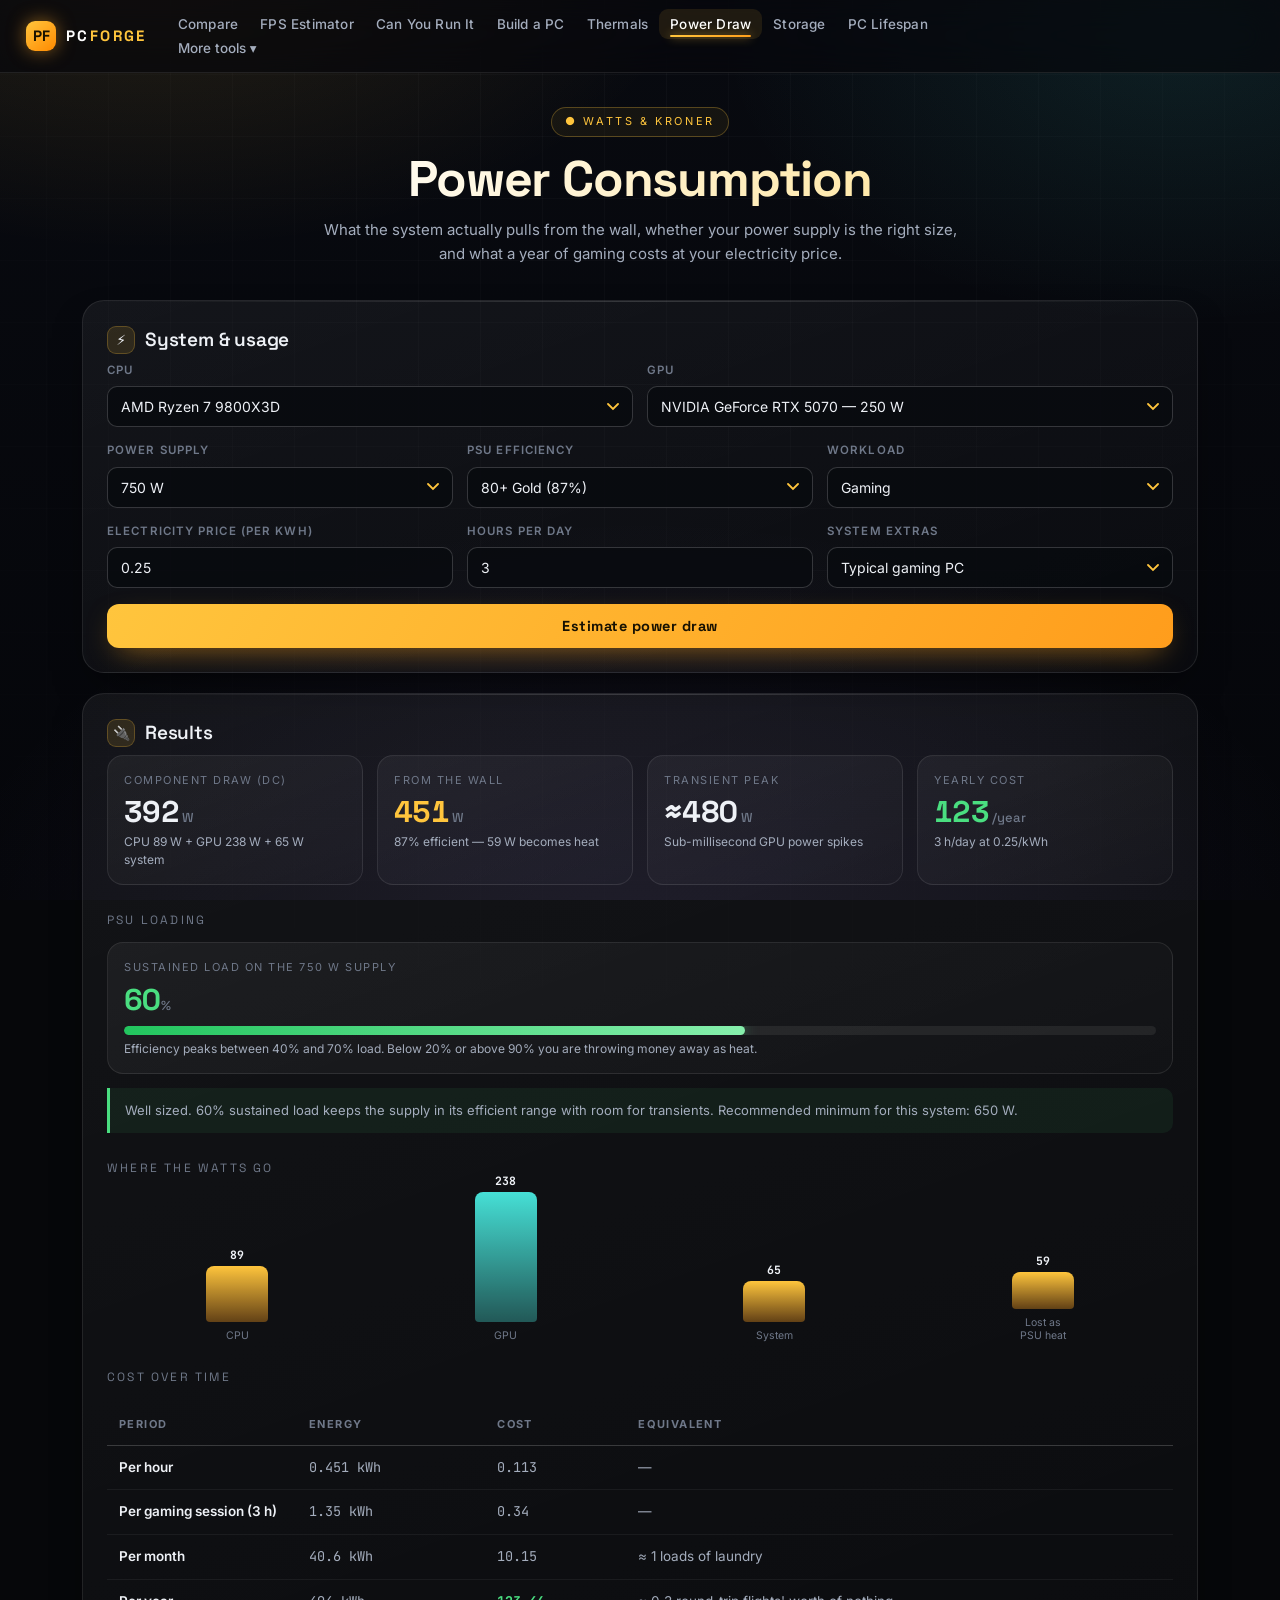
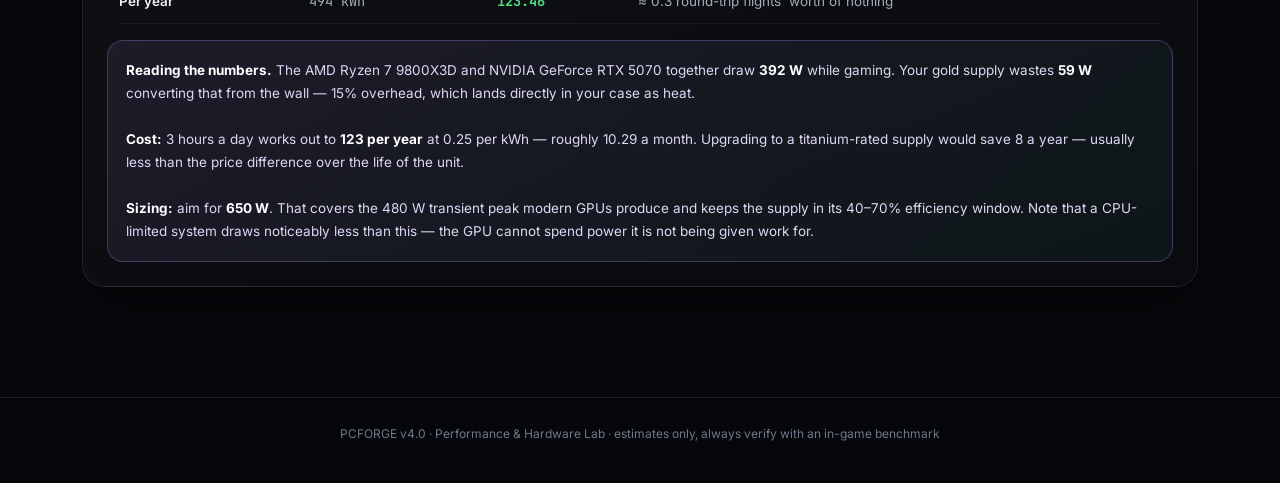
<file: consumption.html>
<!DOCTYPE html>
<html lang="en">
<head>
<meta charset="UTF-8">
<meta name="viewport" content="width=device-width, initial-scale=1">
<title>Power Consumption — PCFORGE</title>
<link rel="preconnect" href="https://fonts.googleapis.com">
<link rel="preconnect" href="https://fonts.gstatic.com" crossorigin>
<link rel="stylesheet" href="assets/fonts.css">
<link rel="stylesheet" href="assets/theme.css">
</head>
<body>

<div class="pf-container">

  <header class="pf-hero">
    <div class="pf-eyebrow">● Watts &amp; kroner</div>
    <h1>Power Consumption</h1>
    <p>What the system actually pulls from the wall, whether your power supply is the right
       size, and what a year of gaming costs at your electricity price.</p>
  </header>

  <section class="pf-card pf-card-hover reveal">
    <h2><span class="ico">⚡</span> System &amp; usage</h2>
    <div class="pf-grid pf-grid-2">
      <div><label class="pf-label" for="cpu">CPU</label><select id="cpu"></select></div>
      <div><label class="pf-label" for="gpu">GPU</label><select id="gpu"></select></div>
    </div>
    <div class="pf-grid pf-grid-3" style="margin-top:14px;">
      <div><label class="pf-label" for="psu">Power supply</label><select id="psu"></select></div>
      <div><label class="pf-label" for="efficiency">PSU efficiency</label>
        <select id="efficiency">
          <option value="0.82">80+ Bronze (82%)</option>
          <option value="0.87" selected>80+ Gold (87%)</option>
          <option value="0.90">80+ Platinum (90%)</option>
          <option value="0.92">80+ Titanium (92%)</option>
        </select>
      </div>
      <div><label class="pf-label" for="intensity">Workload</label>
        <select id="intensity">
          <option value="idle">Desktop / idle</option>
          <option value="gaming" selected>Gaming</option>
          <option value="cpuheavy">CPU-heavy (render / compile)</option>
          <option value="gpuheavy">GPU-heavy (path tracing, ML)</option>
        </select>
      </div>
    </div>
    <div class="pf-grid pf-grid-3" style="margin-top:14px;">
      <div><label class="pf-label" for="price">Electricity price (per kWh)</label><input type="number" id="price" value="0.25" step="0.01" min="0"></div>
      <div><label class="pf-label" for="hours">Hours per day</label><input type="number" id="hours" value="3" step="0.5" min="0"></div>
      <div><label class="pf-label" for="extras">System extras</label>
        <select id="extras">
          <option value="40">Minimal — few fans, one drive</option>
          <option value="65" selected>Typical gaming PC</option>
          <option value="95">Heavy — many fans, RGB, several drives</option>
        </select>
      </div>
    </div>
    <button class="pf-btn" id="run">Estimate power draw</button>
  </section>

  <section class="pf-card reveal">
    <h2><span class="ico">🔌</span> Results</h2>
    <div class="pf-grid pf-grid-4" id="stats"></div>
    <div class="pf-section-title">PSU loading</div>
    <div id="psuBar"></div>
    <div class="pf-note" id="psuNote"></div>
    <div class="pf-section-title">Where the watts go</div>
    <div id="chart"></div>
    <div class="pf-section-title">Cost over time</div>
    <div class="pf-scroll"><table class="pf-table" id="costs"></table></div>
    <div class="pf-summary" id="summary"></div>
  </section>

</div>

<script src="assets/data.js"></script>
<script src="assets/engine.js"></script>
<script>
const S = { cpu: "9800x3d", gpu: "rtx5070", psu: 750, eff: 0.87, intensity: "gaming", price: 0.25, hours: 3, extras: 65 };

fillSelect(document.getElementById("cpu"), CPUS.filter(c => !c.integrated), { groupKey: "brand", value: S.cpu });
fillSelect(document.getElementById("gpu"), GPUS, { groupKey: "brand", value: S.gpu, labelFn: g => `${g.name} — ${g.tdp} W` });
fillSelect(document.getElementById("psu"), PSUS.map(w => ({ id: w, name: w + " W" })), { value: 750 });

const LOAD = {
  idle:     { cpu: 0.12, gpu: 0.08, cpuFloor: 18, gpuFloor: 12 },
  gaming:   { cpu: 0.55, gpu: 0.95, cpuFloor: 0,  gpuFloor: 0 },
  cpuheavy: { cpu: 1.00, gpu: 0.12, cpuFloor: 0,  gpuFloor: 0 },
  gpuheavy: { cpu: 0.35, gpu: 1.00, cpuFloor: 0,  gpuFloor: 0 }
};

function estimatePower() {
  const cpu = cpuById(S.cpu), gpu = gpuById(S.gpu);
  const l = LOAD[S.intensity];
  const cpuW = Math.max(l.cpuFloor, Math.round(cpu.ppt * l.cpu));
  const gpuW = Math.max(l.gpuFloor, Math.round(gpu.tdp * l.gpu));
  const dcW = cpuW + gpuW + S.extras;
  const wallW = Math.round(dcW / S.eff);
  const lostW = wallW - dcW;
  const loadPct = wallW / S.psu * 100;
  const transient = Math.round(dcW + (gpu.tdp >= 300 ? gpu.tdp * 0.8 : gpu.tdp * 0.35));
  /* Anchor to vendor guidance (roughly 1.9× the GPU's TGP plus the CPU package),
     and never go below 1.35× the measured load. */
  const recommended = Math.max(
    Math.ceil((gpu.tdp * 1.9 + (cpu.ppt || cpu.tdp)) / 50) * 50,
    Math.ceil(dcW * 1.35 / 50) * 50
  );

  document.getElementById("stats").innerHTML = `
    <div class="pf-stat"><div class="pf-stat-label">Component draw (DC)</div>
      <div class="pf-stat-value">${fmt(dcW)}<small> W</small></div>
      <div class="pf-stat-note">CPU ${cpuW} W + GPU ${gpuW} W + ${S.extras} W system</div></div>
    <div class="pf-stat"><div class="pf-stat-label">From the wall</div>
      <div class="pf-stat-value c-gold">${fmt(wallW)}<small> W</small></div>
      <div class="pf-stat-note">${Math.round(S.eff * 100)}% efficient — ${lostW} W becomes heat</div></div>
    <div class="pf-stat"><div class="pf-stat-label">Transient peak</div>
      <div class="pf-stat-value ${transient > S.psu ? "c-red" : ""}">≈${fmt(transient)}<small> W</small></div>
      <div class="pf-stat-note">Sub-millisecond GPU power spikes</div></div>
    <div class="pf-stat"><div class="pf-stat-label">Yearly cost</div>
      <div class="pf-stat-value c-green">${(wallW / 1000 * S.hours * 365 * S.price).toFixed(0)}<small> /year</small></div>
      <div class="pf-stat-note">${S.hours} h/day at ${S.price}/kWh</div></div>`;

  const tone = loadPct > 100 ? "red" : loadPct > 85 ? "" : loadPct > 70 ? "" : "green";
  document.getElementById("psuBar").innerHTML = `
    <div class="pf-stat">
      <div class="pf-stat-label">Sustained load on the ${S.psu} W supply</div>
      <div class="pf-stat-value ${loadPct > 100 ? "c-red" : loadPct > 85 ? "c-orange" : "c-green"}">${loadPct.toFixed(0)}<small>%</small></div>
      <div class="pf-bar ${tone}"><i style="width:${clamp(loadPct, 0, 100)}%"></i></div>
      <div class="pf-stat-note">Efficiency peaks between 40% and 70% load. Below 20% or above 90% you are throwing money away as heat.</div>
    </div>`;

  document.getElementById("psuNote").className = "pf-note " + (loadPct > 100 ? "red" : loadPct > 85 || transient > S.psu ? "" : "green");
  document.getElementById("psuNote").innerHTML = loadPct > 100
    ? `<b>The supply is overloaded.</b> ${fmt(wallW)} W on a ${S.psu} W unit. It will shut down under load or trip its over-current protection. You need at least ${recommended} W.`
    : transient > S.psu
      ? `<b>Marginal.</b> Sustained load fits, but transient peaks reach ≈${fmt(transient)} W. Older or budget units trip their OCP here. ${recommended} W removes the risk.`
      : loadPct > 85
        ? `It works, but the supply runs at ${loadPct.toFixed(0)}% — outside the efficiency sweet spot and with no room for a future GPU. ${recommended} W would be the comfortable choice.`
        : `Well sized. ${loadPct.toFixed(0)}% sustained load keeps the supply in its efficient range with room for transients. Recommended minimum for this system: ${recommended} W.`;

  document.getElementById("chart").innerHTML = sparkline([cpuW, gpuW, S.extras, lostW], ["CPU", "GPU", "System", "Lost as<br>PSU heat"], 1);
  mountCharts(document.getElementById("chart"));

  const kwhDay = wallW / 1000 * S.hours;
  document.getElementById("costs").innerHTML = `
    <thead><tr><th>Period</th><th>Energy</th><th>Cost</th><th>Equivalent</th></tr></thead>
    <tbody>
      <tr><td class="spec-label">Per hour</td><td class="pf-mono">${(wallW / 1000).toFixed(3)} kWh</td><td class="pf-mono">${(wallW / 1000 * S.price).toFixed(3)}</td><td>—</td></tr>
      <tr><td class="spec-label">Per gaming session (${S.hours} h)</td><td class="pf-mono">${kwhDay.toFixed(2)} kWh</td><td class="pf-mono">${(kwhDay * S.price).toFixed(2)}</td><td>—</td></tr>
      <tr><td class="spec-label">Per month</td><td class="pf-mono">${(kwhDay * 30).toFixed(1)} kWh</td><td class="pf-mono">${(kwhDay * 30 * S.price).toFixed(2)}</td><td>≈ ${(kwhDay * 30 / 60).toFixed(0)} loads of laundry</td></tr>
      <tr><td class="spec-label">Per year</td><td class="pf-mono">${(kwhDay * 365).toFixed(0)} kWh</td><td class="pf-mono"><b class="c-green">${(kwhDay * 365 * S.price).toFixed(2)}</b></td><td>≈ ${(kwhDay * 365 / 1500).toFixed(1)} round-trip flights' worth of nothing</td></tr>
    </tbody>`;

  const annual = kwhDay * 365 * S.price;
  document.getElementById("summary").innerHTML = `
    <b>Reading the numbers.</b> The ${cpu.name} and ${gpu.name} together draw <b>${fmt(dcW)} W</b> while
    ${S.intensity === "idle" ? "sitting on the desktop" : S.intensity === "gaming" ? "gaming" : S.intensity === "cpuheavy" ? "rendering" : "running a GPU-heavy workload"}.
    Your ${S.eff >= 0.9 ? "platinum/titanium" : S.eff >= 0.87 ? "gold" : "bronze"} supply wastes <b>${lostW} W</b> converting that from the wall —
    ${Math.round(lostW / Math.max(dcW, 1) * 100)}% overhead, which lands directly in your case as heat.
    <br><br><b>Cost:</b> ${S.hours} hours a day works out to <b>${annual.toFixed(0)} per year</b> at ${S.price} per kWh
    — roughly ${(annual / 12).toFixed(2)} a month. Upgrading to a titanium-rated supply would save
    ${(kwhDay * 365 * S.price * (1 / S.eff - 1 / 0.92)).toFixed(0)} a year — usually less than the price difference over the life of the unit.
    <br><br><b>Sizing:</b> aim for <b>${recommended} W</b>. That covers the ${fmt(transient)} W transient peak modern GPUs produce
    and keeps the supply in its 40–70% efficiency window.${S.intensity === "gaming" ? ` Note that a CPU-limited system draws noticeably less than this — the GPU cannot spend power it is not being given work for.` : ""}`;
}

["cpu", "gpu", "intensity"].forEach(id => on(id, "change", () => { S[id] = val(id); estimatePower(); }));
on("psu", "change", () => { S.psu = num("psu", 750); estimatePower(); });
on("efficiency", "change", () => { S.eff = num("efficiency", 0.87); estimatePower(); });
on("price", "input", () => { S.price = num("price", 0.25); estimatePower(); });
on("hours", "input", () => { S.hours = num("hours", 3); estimatePower(); });
on("extras", "change", () => { S.extras = num("extras", 65); estimatePower(); });
on("run", "click", () => { estimatePower(); toast("Power draw estimated"); });

estimatePower();
</script>
</body>
</html>
</file>
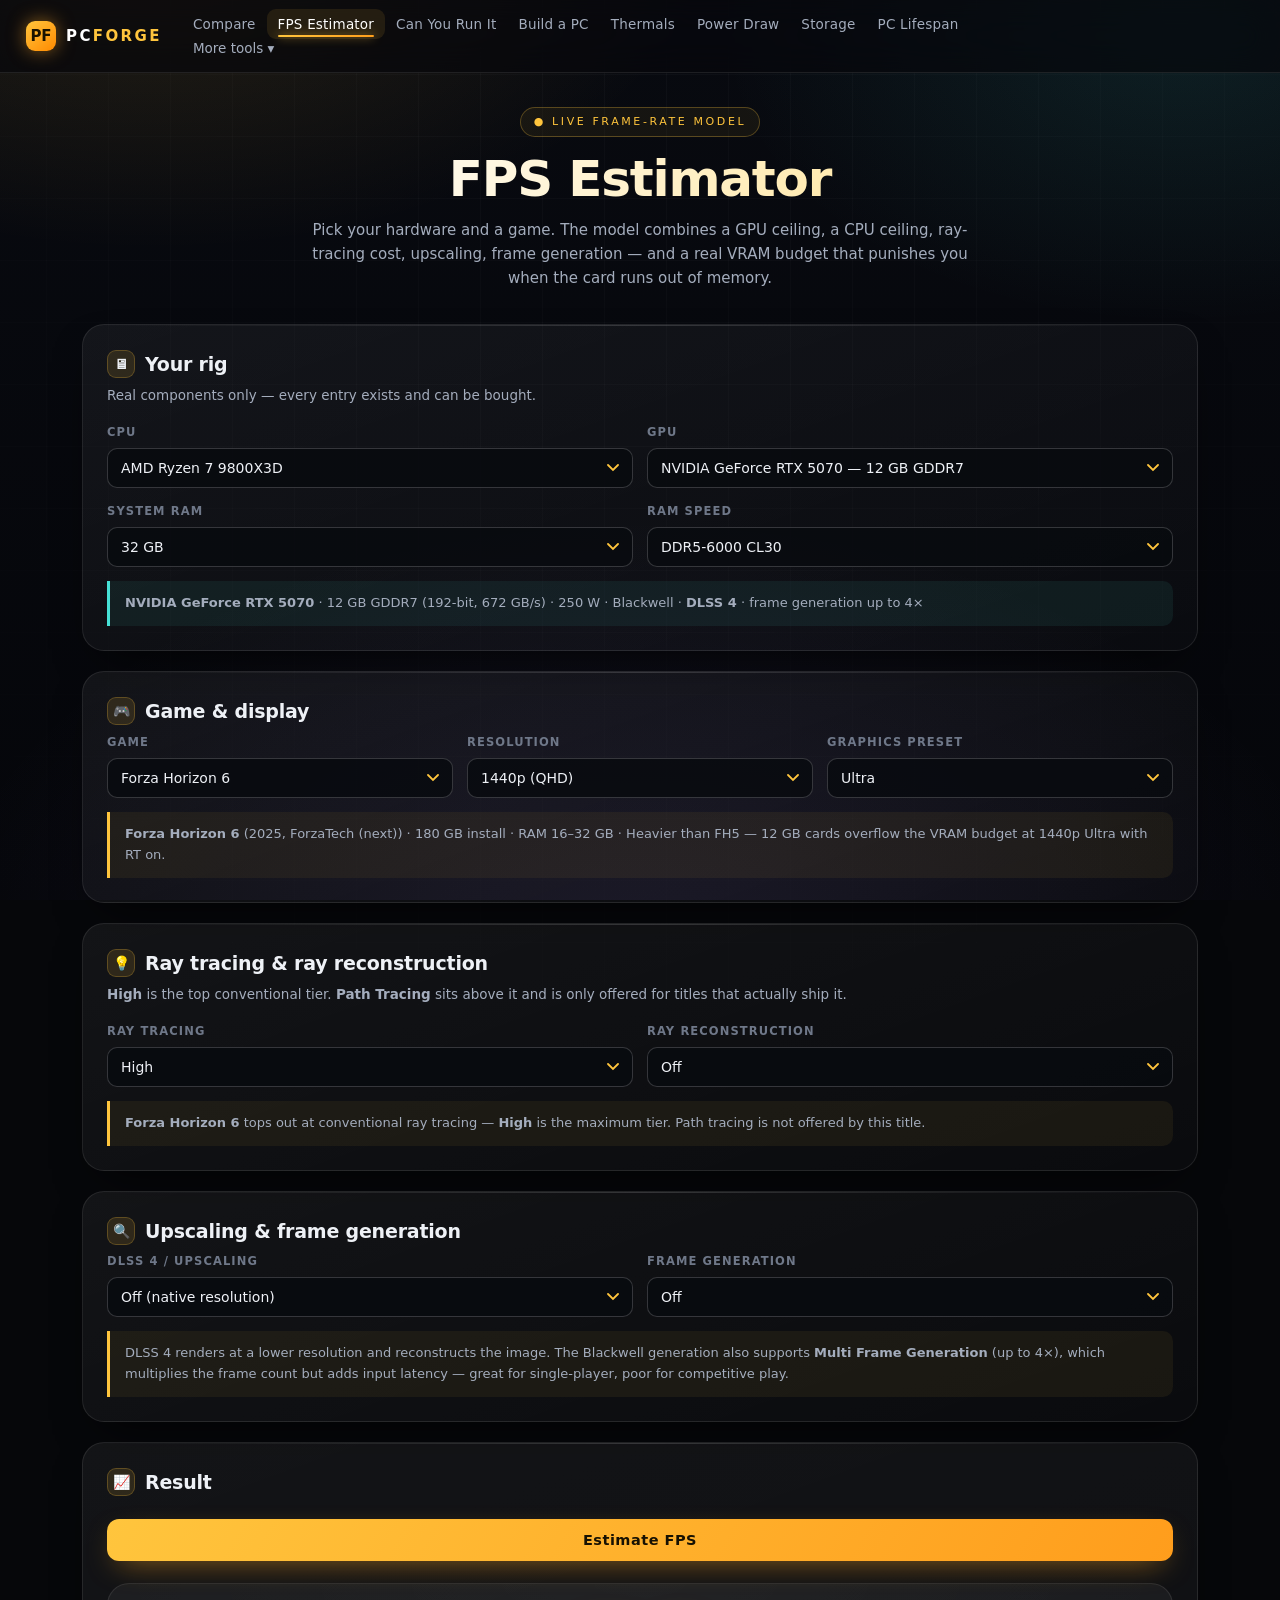
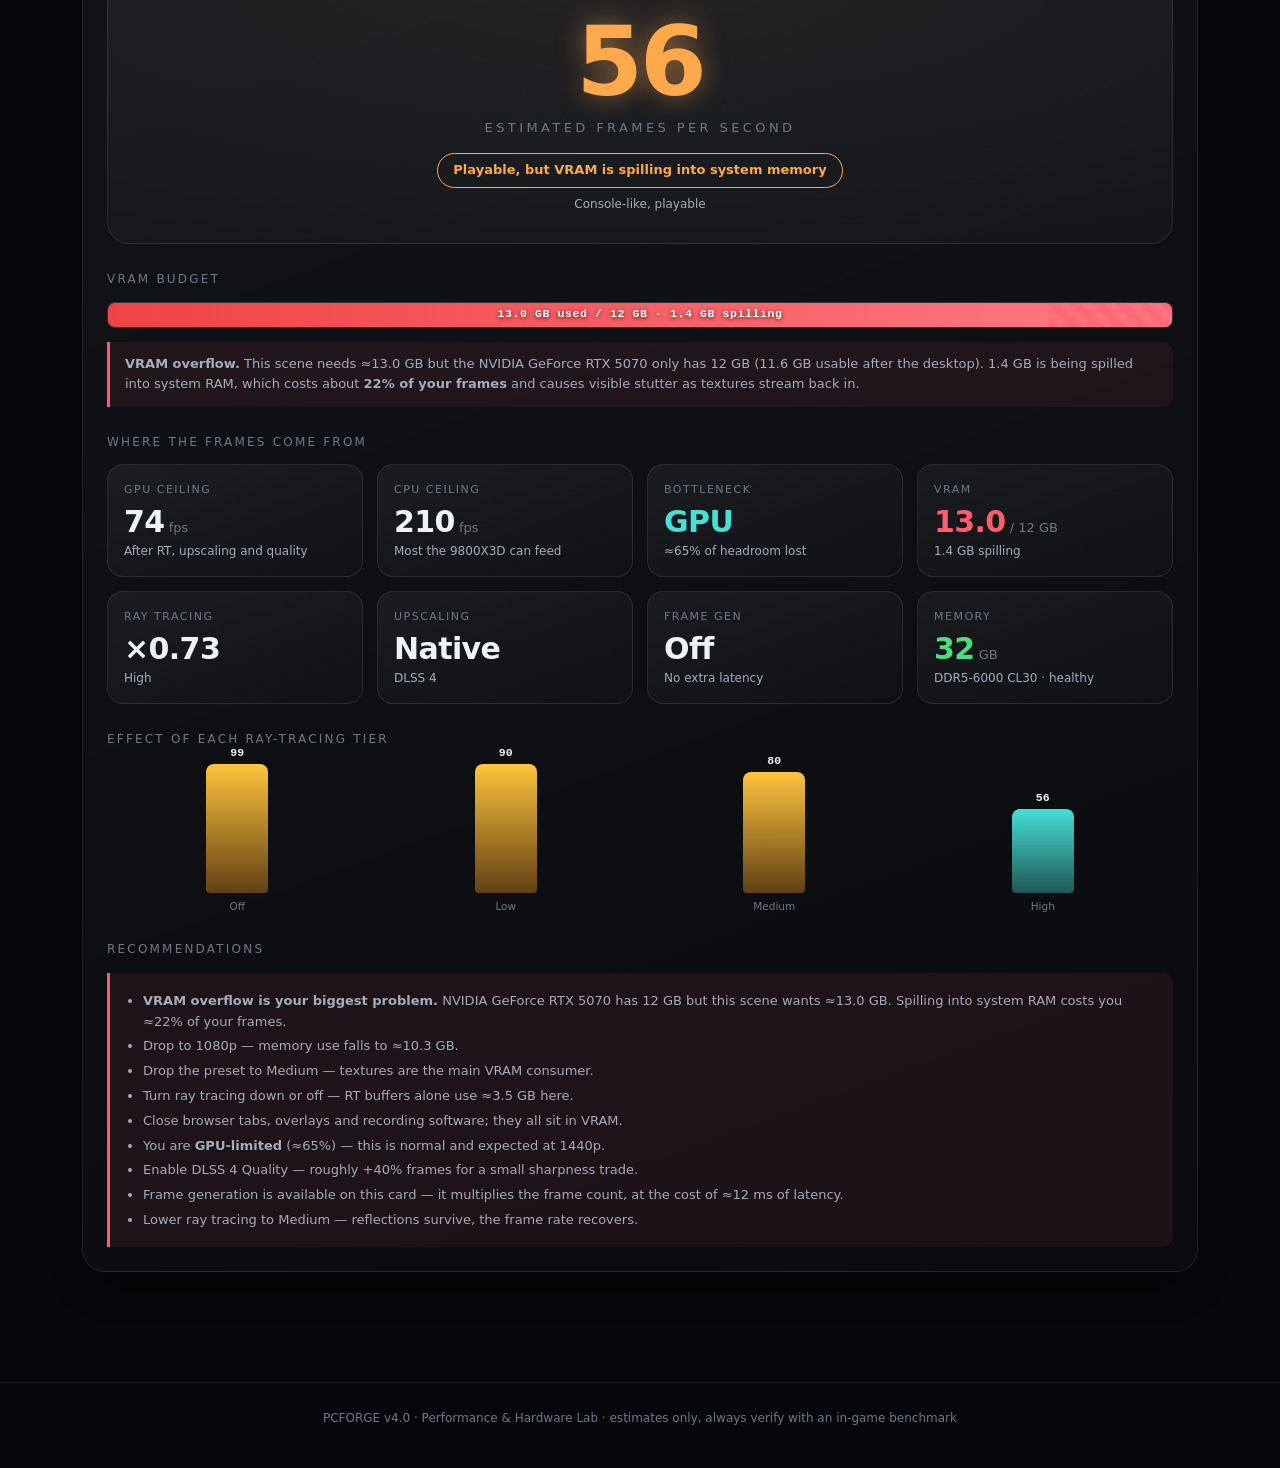
<file: fps.html>
<!DOCTYPE html>
<html lang="en">
<head>
<meta charset="UTF-8">
<meta name="viewport" content="width=device-width, initial-scale=1">
<title>FPS Estimator — PCFORGE</title>
<link rel="stylesheet" href="assets/theme.css">
</head>
<body>

<div class="pf-container">

  <header class="pf-hero">
    <div class="pf-eyebrow">● Live frame-rate model</div>
    <h1>FPS Estimator</h1>
    <p>Pick your hardware and a game. The model combines a GPU ceiling, a CPU ceiling,
       ray-tracing cost, upscaling, frame generation — and a real VRAM budget that
       punishes you when the card runs out of memory.</p>
  </header>

  <!-- ============================== HARDWARE ============================== -->
  <section class="pf-card pf-card-hover reveal">
    <h2><span class="ico">🖥</span> Your rig</h2>
    <p class="pf-lede">Real components only — every entry exists and can be bought.</p>
    <div class="pf-grid pf-grid-2">
      <div><label class="pf-label" for="cpu">CPU</label><select id="cpu"></select></div>
      <div><label class="pf-label" for="gpu">GPU</label><select id="gpu"></select></div>
    </div>
    <div class="pf-grid pf-grid-2" style="margin-top:14px;">
      <div><label class="pf-label" for="ramAmount">System RAM</label><select id="ramAmount"></select></div>
      <div><label class="pf-label" for="ramSpeed">RAM speed</label><select id="ramSpeed"></select></div>
    </div>
    <div class="pf-note cyan" id="gpuSummary"></div>
  </section>

  <!-- ================================ GAME ================================ -->
  <section class="pf-card pf-card-hover reveal">
    <h2><span class="ico">🎮</span> Game &amp; display</h2>
    <div class="pf-grid pf-grid-3">
      <div><label class="pf-label" for="game">Game</label><select id="game"></select></div>
      <div><label class="pf-label" for="resolution">Resolution</label><select id="resolution"></select></div>
      <div><label class="pf-label" for="quality">Graphics preset</label><select id="quality"></select></div>
    </div>
    <div class="pf-note" id="gameSummary"></div>
  </section>

  <!-- ============================ RAY TRACING ============================= -->
  <section class="pf-card pf-card-hover reveal">
    <h2><span class="ico">💡</span> Ray tracing &amp; ray reconstruction</h2>
    <p class="pf-lede"><b>High</b> is the top conventional tier. <b>Path Tracing</b> sits above it and
       is only offered for titles that actually ship it.</p>
    <div class="pf-grid pf-grid-2">
      <div><label class="pf-label" for="rt">Ray tracing</label><select id="rt"></select></div>
      <div><label class="pf-label" for="rr">Ray reconstruction</label>
        <select id="rr"><option value="off">Off</option><option value="on">On (denoise + sharpen)</option></select>
      </div>
    </div>
    <div class="pf-note" id="rtSummary"></div>
  </section>

  <!-- ============================== UPSCALING ============================= -->
  <section class="pf-card pf-card-hover reveal">
    <h2><span class="ico">🔍</span> Upscaling &amp; frame generation</h2>
    <div class="pf-grid pf-grid-2">
      <div><label class="pf-label" for="upscaler" id="upscalerLabel">Upscaling</label><select id="upscaler"></select></div>
      <div><label class="pf-label" for="fg">Frame generation</label><select id="fg"></select></div>
    </div>
    <div class="pf-note" id="upSummary"></div>
  </section>

  <!-- =============================== RESULT =============================== -->
  <section class="pf-card reveal">
    <h2><span class="ico">📈</span> Result</h2>
    <button class="pf-btn" id="run">Estimate FPS</button>
    <div id="blocked" class="pf-note red hidden" style="margin-top:16px;"></div>

    <div id="result" class="hidden" style="margin-top:22px;">
      <div class="pf-hero-fps">
        <div class="num" id="fpsNum">—</div>
        <div class="unit">estimated frames per second</div>
        <div class="pf-verdict" id="verdict"></div>
        <div class="pf-stat-note" id="expNote" style="margin-top:8px;"></div>
      </div>

      <div class="pf-section-title">VRAM budget</div>
      <div id="vramGauge"></div>
      <div class="pf-note" id="vramNote"></div>

      <div class="pf-section-title">Where the frames come from</div>
      <div class="pf-grid pf-grid-4" id="stats"></div>

      <div class="pf-section-title">Effect of each ray-tracing tier</div>
      <div id="rtChart"></div>

      <div class="pf-section-title">Recommendations</div>
      <div class="pf-note" id="tips"></div>
    </div>
  </section>

</div>

<script src="assets/data.js"></script>
<script src="assets/engine.js"></script>
<script>
const state = { cpu: "9800x3d", gpu: "rtx5070", game: "fh6", resolution: "1440p",
                quality: "ultra", rt: "high", rr: "off", upscaler: "off", fg: "off",
                ramGb: 32, ramSpeed: "ddr5-6000" };

/* --------------------------------------------------------------- selectors */
fillSelect(document.getElementById("cpu"), CPUS.filter(c => !c.integrated), { groupKey: "brand", value: state.cpu });
fillSelect(document.getElementById("gpu"), GPUS, { groupKey: "brand", value: state.gpu,
  labelFn: g => `${g.name} — ${g.vram} GB ${g.vramType}` });
fillSelect(document.getElementById("game"), GAMES, { groupKey: "genre", value: state.game });
fillSelect(document.getElementById("ramAmount"), RAM_AMOUNTS.map(a => ({ id: a, name: a + " GB" })), { value: 32 });
fillEnumSelect(document.getElementById("ramSpeed"), RAM_SPEEDS, state.ramSpeed);
fillEnumSelect(document.getElementById("resolution"), RESOLUTIONS, state.resolution);
fillEnumSelect(document.getElementById("quality"), QUALITY, state.quality);

/* --------------------------------------------------------- dynamic panels */
function refreshDynamicPanels() {
  const gpu = gpuById(state.gpu), game = gameById(state.game);

  /* GPU summary */
  document.getElementById("gpuSummary").innerHTML =
    `<b>${gpu.name}</b> · ${gpu.vram} GB ${gpu.vramType} (${gpu.bus}, ${fmt(gpu.bw)} GB/s) · ${gpu.tdp} W · ` +
    `${gpu.arch} · <b>${upscalerName(gpu)}</b>` +
    (gpu.fg ? ` · frame generation up to ${gpu.fg}×` : " · no frame generation") +
    (gpu.noRT ? " · <b>no RT hardware</b>" : "");

  /* Game summary */
  document.getElementById("gameSummary").innerHTML =
    `<b>${game.name}</b> (${game.year}, ${game.engine}) · ${game.sizeGB} GB install · ` +
    `RAM ${game.minRam}–${game.recRam} GB · ${game.notes}` +
    (game.cap ? ` · <b>engine-capped at ${game.cap} FPS</b>` : "");

  /* Ray tracing options — rebuilt per game so unsupported tiers are impossible */
  const rtSel = document.getElementById("rt");
  const rtOk = gameSupportsRT(game) && isRT(gpu);
  const ptOk = gameSupportsPT(game) && isRT(gpu);
  rtSel.innerHTML = "";
  Object.entries(RT_LEVELS).forEach(([k, v]) => {
    if (k === "pt" && !ptOk) return;
    if (k !== "off" && !rtOk) return;
    if (game.alwaysPT && k !== "pt") return;
    const o = document.createElement("option");
    o.value = k;
    o.textContent = k === "pt" ? `${v.label} — ${game.pt.name}` : v.label;
    rtSel.appendChild(o);
  });
  if (!rtOk) {
    const o = document.createElement("option");
    o.value = "off";
    o.textContent = gameSupportsRT(game) ? "Off (no RT hardware on this GPU)" : "Off (game has no ray tracing)";
    rtSel.appendChild(o);
  }
  if (game.alwaysPT && ptOk) state.rt = "pt";
  else if (![...rtSel.options].some(o => o.value === state.rt)) state.rt = rtSel.options[0].value;
  rtSel.value = state.rt;

  const rrSel = document.getElementById("rr");
  const rrOk = gpu.brand === "NVIDIA" || gpu.brand === "Intel";
  [...rrSel.options].forEach(o => { o.disabled = (o.value === "on" && !rrOk); });
  if (!rrOk && state.rr === "on") { state.rr = "off"; rrSel.value = "off"; }

  document.getElementById("rtSummary").innerHTML = !rtOk
    ? (gameSupportsRT(game)
        ? `${game.name} supports ray tracing, but the <b>${gpu.name}</b> has no RT hardware — RT is unavailable.`
        : `<b>${game.name}</b> does not implement ray tracing. This control has no effect.`)
    : (ptOk
        ? `Path tracing is available in ${game.name} (${game.pt.name}). Expect a large frame-rate drop and a much bigger VRAM footprint.`
        : `<b>${game.name}</b> tops out at conventional ray tracing — <b>High</b> is the maximum tier. Path tracing is not offered by this title.`);

  /* Upscaler options */
  const upSel = document.getElementById("upscaler");
  const modes = ["off", "quality", "balanced", "performance", "ultra"];
  upSel.innerHTML = "";
  modes.forEach(m => {
    const o = document.createElement("option");
    o.value = m;
    o.textContent = m === "off" ? "Off (native resolution)"
      : `${m[0].toUpperCase() + m.slice(1)} · ×${upscalerMultiplier(gpu, m).toFixed(2)}`;
    upSel.appendChild(o);
  });
  if (!modes.includes(state.upscaler)) state.upscaler = "off";
  upSel.value = state.upscaler;
  document.getElementById("upscalerLabel").textContent = `${upscalerName(gpu)} / upscaling`;

  /* Frame generation options */
  const fgSel = document.getElementById("fg");
  fgSel.innerHTML = "";
  availableFgModes(gpu).forEach(m => {
    const o = document.createElement("option");
    o.value = m;
    o.textContent = FG_MODES[m].label + (m === "off" ? "" : ` · +${FG_MODES[m].latency} ms latency`);
    fgSel.appendChild(o);
  });
  if (!availableFgModes(gpu).includes(state.fg)) state.fg = "off";
  fgSel.value = state.fg;

  document.getElementById("upSummary").innerHTML = gpu.upscaler === "none"
    ? "This GPU has no supported upscaler in the database."
    : `${upscalerName(gpu)} renders at a lower resolution and reconstructs the image. ` +
      (gpu.fg >= 4
        ? `The ${gpu.arch} generation also supports <b>Multi Frame Generation</b> (up to 4×), which multiplies the frame count but adds input latency — great for single-player, poor for competitive play.`
        : gpu.fg ? "Frame generation is available on this card." : "No frame generation on this generation.");

  /* RAM floor per game */
  const ramSel = document.getElementById("ramAmount");
  [...ramSel.options].forEach(o => {
    const gb = parseInt(o.value);
    o.disabled = gb < game.minRam;
    o.textContent = gb + " GB" + (gb < game.minRam ? " — below minimum" : gb < game.recRam ? " — below recommended" : "");
  });
  if (state.ramGb < game.minRam) { state.ramGb = game.recRam; ramSel.value = game.recRam; }
}

/* ------------------------------------------------------------------ render */
function render() {
  refreshDynamicPanels();

  const cfg = { cpu: state.cpu, gpu: state.gpu, game: state.game, resolution: state.resolution,
                quality: state.quality, rt: state.rt, upscaler: state.upscaler, fg: state.fg,
                ramGb: state.ramGb, ramSpeed: state.ramSpeed };
  const r = estimate(cfg);

  const blockedEl = document.getElementById("blocked");
  const resultEl = document.getElementById("result");

  if (r.blocked) {
    blockedEl.classList.remove("hidden");
    blockedEl.innerHTML = `<b>Cannot run.</b> ${r.reason}`;
    resultEl.classList.add("hidden");
    return;
  }
  blockedEl.classList.add("hidden");
  resultEl.classList.remove("hidden");

  /* headline number */
  const tone = fpsClass(r.fps);
  const numEl = document.getElementById("fpsNum");
  numEl.className = `num ${tone.cls} ${tone.glow}`;
  animateNumber(numEl, r.fps);

  const v = document.getElementById("verdict");
  v.className = `pf-verdict ${tone.cls}`;
  v.textContent = r.verdict;
  document.getElementById("expNote").textContent = r.experience +
    (r.fgMode !== "off" ? ` · ${r.preFgFps} real frames + generated` : "");

  /* VRAM */
  renderVramGauge(document.getElementById("vramGauge"), r.vram, r.gpu);
  const vn = document.getElementById("vramNote");
  if (r.vram.state === "over") {
    vn.className = "pf-note red";
    vn.innerHTML = `<b>VRAM overflow.</b> This scene needs ≈${r.vram.required.toFixed(1)} GB but the ${r.gpu.name} only has ` +
      `${r.gpu.vram} GB (${r.vram.usable.toFixed(1)} GB usable after the desktop). ${r.vram.overflow.toFixed(1)} GB is being spilled into system RAM, ` +
      `which costs about <b>${Math.round((1 - r.vram.penalty) * 100)}% of your frames</b> and causes visible stutter as textures stream back in.`;
  } else if (r.vram.state === "tight") {
    vn.className = "pf-note";
    vn.innerHTML = `<b>Tight.</b> ${r.vram.required.toFixed(1)} GB of ${r.gpu.vram} GB — ${Math.round(r.vram.fill * 100)}% full. ` +
      `Any background app using VRAM will tip you into spill territory.`;
  } else {
    vn.className = "pf-note green";
    vn.innerHTML = `<b>Comfortable.</b> ${r.vram.required.toFixed(1)} GB of ${r.gpu.vram} GB (${Math.round(r.vram.fill * 100)}% used). ` +
      `No spill, no stutter from memory pressure.`;
  }

  /* breakdown stats */
  const bn = r.bottleneck;
  document.getElementById("stats").innerHTML = `
    <div class="pf-stat"><div class="pf-stat-label">GPU ceiling</div>
      <div class="pf-stat-value">${fmt(Math.round(r.gpuFps))}<small> fps</small></div>
      <div class="pf-stat-note">After RT, upscaling and quality</div></div>
    <div class="pf-stat"><div class="pf-stat-label">CPU ceiling</div>
      <div class="pf-stat-value">${fmt(Math.round(r.cpuFps))}<small> fps</small></div>
      <div class="pf-stat-note">Most the ${r.cpu.name.split(" ").slice(-1)} can feed</div></div>
    <div class="pf-stat"><div class="pf-stat-label">Bottleneck</div>
      <div class="pf-stat-value ${bn.kind === "cpu" ? "c-orange" : bn.kind === "gpu" ? "c-cyan" : "c-green"}">${bn.kind === "balanced" ? "Balanced" : bn.kind.toUpperCase()}</div>
      <div class="pf-stat-note">${bn.kind === "balanced" ? "Both parts are well matched" : `≈${bn.pct}% of headroom lost`}</div></div>
    <div class="pf-stat"><div class="pf-stat-label">VRAM</div>
      <div class="pf-stat-value ${r.vram.state === "over" ? "c-red" : r.vram.state === "tight" ? "c-orange" : "c-green"}">${r.vram.required.toFixed(1)}<small> / ${r.gpu.vram} GB</small></div>
      <div class="pf-stat-note">${r.vram.state === "over" ? r.vram.overflow.toFixed(1) + " GB spilling" : "Within budget"}</div></div>
    <div class="pf-stat"><div class="pf-stat-label">Ray tracing</div>
      <div class="pf-stat-value">${r.rtLevel === "off" ? "—" : "×" + r.rtMul.toFixed(2)}</div>
      <div class="pf-stat-note">${RT_LEVELS[r.rtLevel]?.label ?? "Off"}${r.rtLevel === "pt" && r.game.pt ? " · " + r.game.pt.name : ""}</div></div>
    <div class="pf-stat"><div class="pf-stat-label">Upscaling</div>
      <div class="pf-stat-value">${state.upscaler === "off" ? "Native" : "×" + r.upMul.toFixed(2)}</div>
      <div class="pf-stat-note">${upscalerName(r.gpu)}</div></div>
    <div class="pf-stat"><div class="pf-stat-label">Frame gen</div>
      <div class="pf-stat-value">${r.fgMode === "off" ? "Off" : "×" + r.fg.mul.toFixed(2)}</div>
      <div class="pf-stat-note">${r.fgMode === "off" ? "No extra latency" : "+" + r.latencyMs + " ms latency"}</div></div>
    <div class="pf-stat"><div class="pf-stat-label">Memory</div>
      <div class="pf-stat-value ${r.ram.state === "ok" ? "c-green" : "c-orange"}">${r.ramGb ?? state.ramGb}<small> GB</small></div>
      <div class="pf-stat-note">${r.ram.speedLabel} · ${r.ram.state === "ok" ? "healthy" : r.ram.state}</div></div>`;

  /* RT tier chart */
  const tiers = Object.keys(RT_LEVELS).filter(k =>
    k === "off" || (gameSupportsRT(r.game) && isRT(r.gpu) && (k !== "pt" || gameSupportsPT(r.game))));
  const vals = [], labs = [];
  tiers.forEach(t => {
    const rr = estimate({ ...cfg, rt: t });
    vals.push(rr.fps);
    labs.push(t === "off" ? "Off" : t === "pt" ? "Path<br>Tracing" : t[0].toUpperCase() + t.slice(1));
  });
  document.getElementById("rtChart").innerHTML = sparkline(vals, labs, tiers.indexOf(state.rt));
  mountCharts(document.getElementById("rtChart"));

  /* tips */
  const tips = buildTips(r);
  const tipsEl = document.getElementById("tips");
  if (r.rr === undefined && state.rr === "on" && state.rt === "off") {
    tips.unshift("Ray reconstruction does nothing without ray tracing — turn RT on first.");
  }
  tipsEl.className = "pf-note" + (r.vram.state === "over" ? " red" : "");
  tipsEl.innerHTML = tips.length ? "<ul>" + tips.map(t => `<li>${t}</li>`).join("") + "</ul>" :
    "Nothing to fix — this configuration is already comfortable. Enjoy the game.";
}

/* ------------------------------------------------------------------- wiring */
["cpu","gpu","game","resolution","quality","rt","rr","upscaler","fg","ramAmount","ramSpeed"].forEach(id => {
  on(id, "change", () => {
    const el = document.getElementById(id);
    if (id === "ramAmount") state.ramGb = parseInt(el.value);
    else state[id] = el.value;
    render();
  });
});
on("run", "click", () => { render(); toast("Estimate recalculated"); });

render();
</script>
</body>
</html>
</file>
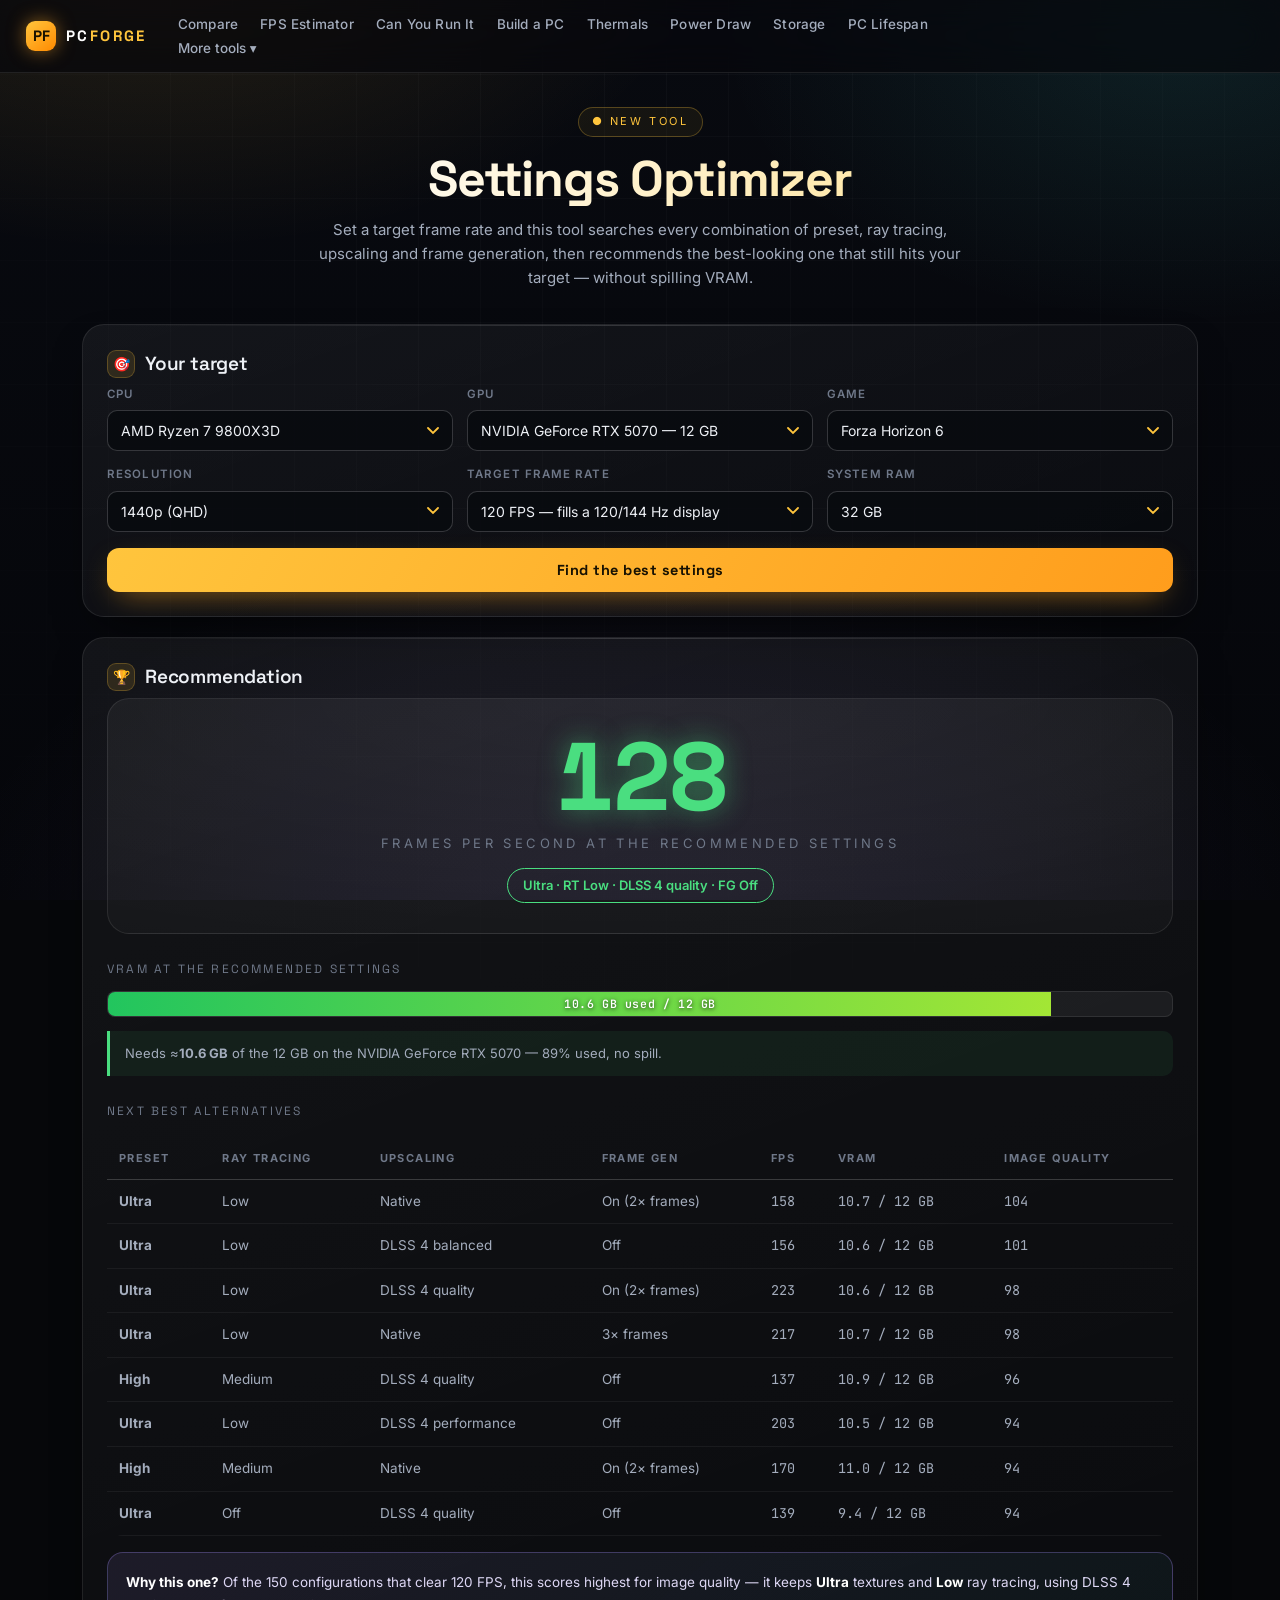
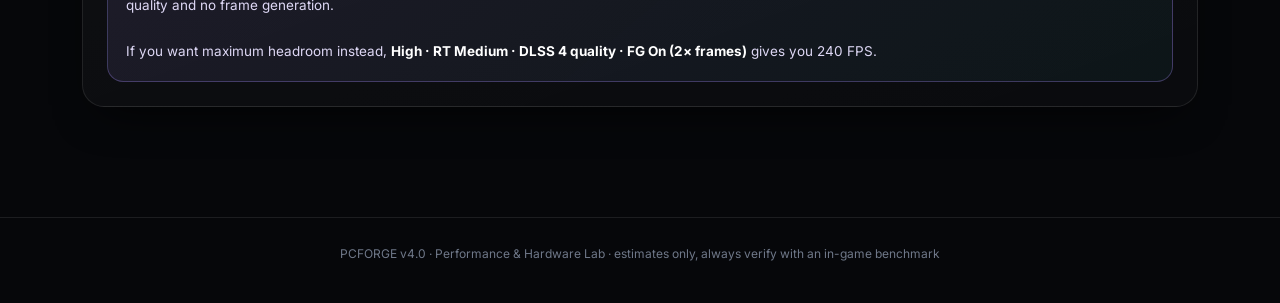
<file: optimizer.html>
<!DOCTYPE html>
<html lang="en">
<head>
<meta charset="UTF-8">
<meta name="viewport" content="width=device-width, initial-scale=1">
<title>Settings Optimizer — PCFORGE</title>
<link rel="preconnect" href="https://fonts.googleapis.com">
<link rel="preconnect" href="https://fonts.gstatic.com" crossorigin>
<link rel="stylesheet" href="assets/fonts.css">
<link rel="stylesheet" href="assets/theme.css">
</head>
<body>

<div class="pf-container">

  <header class="pf-hero">
    <div class="pf-eyebrow">● New tool</div>
    <h1>Settings Optimizer</h1>
    <p>Set a target frame rate and this tool searches every combination of preset, ray
       tracing, upscaling and frame generation, then recommends the best-looking one that
       still hits your target — without spilling VRAM.</p>
  </header>

  <section class="pf-card pf-card-hover reveal">
    <h2><span class="ico">🎯</span> Your target</h2>
    <div class="pf-grid pf-grid-3">
      <div><label class="pf-label" for="cpu">CPU</label><select id="cpu"></select></div>
      <div><label class="pf-label" for="gpu">GPU</label><select id="gpu"></select></div>
      <div><label class="pf-label" for="game">Game</label><select id="game"></select></div>
    </div>
    <div class="pf-grid pf-grid-3" style="margin-top:14px;">
      <div><label class="pf-label" for="resolution">Resolution</label><select id="resolution"></select></div>
      <div><label class="pf-label" for="target">Target frame rate</label>
        <select id="target">
          <option value="60">60 FPS — smooth on a 60 Hz display</option>
          <option value="90">90 FPS — comfortable</option>
          <option value="120" selected>120 FPS — fills a 120/144 Hz display</option>
          <option value="144">144 FPS — competitive</option>
          <option value="240">240 FPS — esports</option>
        </select>
      </div>
      <div><label class="pf-label" for="ramAmount">System RAM</label><select id="ramAmount"></select></div>
    </div>
    <button class="pf-btn" id="run">Find the best settings</button>
  </section>

  <section class="pf-card reveal" id="out">
    <h2><span class="ico">🏆</span> Recommendation</h2>
    <div id="best"></div>
    <div class="pf-section-title">VRAM at the recommended settings</div>
    <div id="vramGauge"></div>
    <div class="pf-note" id="vramNote"></div>
    <div class="pf-section-title">Next best alternatives</div>
    <div class="pf-scroll"><table class="pf-table" id="alts"></table></div>
    <div class="pf-summary" id="summary"></div>
  </section>

</div>

<script src="assets/data.js"></script>
<script src="assets/engine.js"></script>
<script>
const S = { cpu: "9800x3d", gpu: "rtx5070", game: "fh6", resolution: "1440p", target: 120, ramGb: 32 };

fillSelect(document.getElementById("cpu"), CPUS.filter(c => !c.integrated), { groupKey: "brand", value: S.cpu });
fillSelect(document.getElementById("gpu"), GPUS, { groupKey: "brand", value: S.gpu, labelFn: g => `${g.name} — ${g.vram} GB` });
fillSelect(document.getElementById("game"), GAMES, { groupKey: "genre", value: S.game });
fillEnumSelect(document.getElementById("resolution"), RESOLUTIONS, S.resolution);
fillSelect(document.getElementById("ramAmount"), RAM_AMOUNTS.map(a => ({ id: a, name: a + " GB" })), { value: 32 });

/* Higher is better-looking. Upscaling and frame generation cost image quality / responsiveness. */
const Q_SCORE  = { ultra: 100, high: 82, medium: 62, low: 40 };
const RT_SCORE = { off: 0, low: 12, medium: 20, high: 26, pt: 40 };
const UP_PEN   = { off: 0, quality: 6, balanced: 11, performance: 18, ultra: 28 };
const FG_PEN   = { off: 0, x2: 8, x3: 14, x4: 20 };

function qualityScore(c) {
  return Q_SCORE[c.quality] + RT_SCORE[c.rt] - UP_PEN[c.upscaler] - FG_PEN[c.fg];
}

function search() {
  const gpu = gpuById(S.gpu), game = gameById(S.game);
  const rtOk = gameSupportsRT(game) && isRT(gpu);
  const ptOk = gameSupportsPT(game) && isRT(gpu);
  const rtOptions = game.alwaysPT ? ["pt"]
    : !rtOk ? ["off"]
    : ["off", "low", "medium", "high"].concat(ptOk ? ["pt"] : []);

  const combos = [];
  for (const quality of ["ultra", "high", "medium", "low"]) {
    for (const rt of rtOptions) {
      for (const upscaler of ["off", "quality", "balanced", "performance"]) {
        for (const fg of availableFgModes(gpu)) {
          const r = estimate({ cpu: S.cpu, gpu: S.gpu, game: S.game, resolution: S.resolution,
                               quality, rt, upscaler, fg, ramGb: S.ramGb, ramSpeed: "ddr5-6000" });
          if (r.blocked) continue;
          combos.push({ cfg: { quality, rt, upscaler, fg }, r, score: qualityScore({ quality, rt, upscaler, fg }) });
        }
      }
    }
  }

  const target = S.target;
  const hits = combos.filter(c => c.r.fps >= target && c.r.fps <= target * 4 && c.r.vram.state !== "over");
  const nearMiss = combos.filter(c => c.r.fps >= target);      // hits, but VRAM spills
  const pool = hits.length ? hits : nearMiss;

  // Best-looking first; ties broken by higher frame rate.
  pool.sort((a, b) => (b.score - a.score) || (b.r.fps - a.r.fps));
  return { best: pool[0] || null, pool, hits, combos, target };
}

function label(cfg) {
  return `${QUALITY[cfg.quality].label} · RT ${RT_LEVELS[cfg.rt].label} · ` +
         `${cfg.upscaler === "off" ? "Native" : upscalerName(gpuById(S.gpu)) + " " + cfg.upscaler} · ` +
         `FG ${FG_MODES[cfg.fg].label}`;
}

function run() {
  const { best, pool, hits, target } = search();
  const out = document.getElementById("best");

  if (!best) {
    out.innerHTML = `<div class="pf-note red"><b>No combination reaches ${target} FPS in this game on this hardware.</b>
      Lower the target, drop the resolution, or look at the <a class="c-gold" href="upgrade.html">Upgrade Advisor</a>.</div>`;
    document.getElementById("alts").innerHTML = "";
    document.getElementById("summary").innerHTML = "";
    document.getElementById("vramGauge").innerHTML = "";
    document.getElementById("vramNote").innerHTML = "";
    return;
  }

  const r = best.r;
  const tone = fpsClass(r.fps);
  out.innerHTML = `
    <div class="pf-hero-fps">
      <div class="num ${tone.cls} ${tone.glow}">${r.fps}</div>
      <div class="unit">frames per second at the recommended settings</div>
      <div class="pf-verdict ${tone.cls}" style="margin-top:14px;">${label(best.cfg)}</div>
    </div>
    ${hits.length ? "" : `<div class="pf-note red" style="margin-top:16px;"><b>Heads up:</b> every configuration that reaches
      ${target} FPS exceeds the ${r.gpu.vram} GB VRAM budget of the ${r.gpu.name}. The recommendation below is the best
      compromise — expect occasional stutter.</div>`}`;

  renderVramGauge(document.getElementById("vramGauge"), r.vram, r.gpu);
  const vn = document.getElementById("vramNote");
  vn.className = "pf-note " + (r.vram.state === "over" ? "red" : r.vram.state === "tight" ? "" : "green");
  vn.innerHTML = `Needs ≈<b>${r.vram.required.toFixed(1)} GB</b> of the ${r.gpu.vram} GB on the ${r.gpu.name}` +
    (r.vram.state === "over"
      ? ` — overflowing by ${r.vram.overflow.toFixed(1)} GB and losing ≈${Math.round((1 - r.vram.penalty) * 100)}% of frames.`
      : ` — ${Math.round(r.vram.fill * 100)}% used, no spill.`);

  /* alternatives */
  const rows = pool.slice(1, 9).map((c, i) => `
    <tr${i === 0 ? ' class="best"' : ""}>
      <td><b>${QUALITY[c.cfg.quality].label}</b></td>
      <td>${RT_LEVELS[c.cfg.rt].label}</td>
      <td>${c.cfg.upscaler === "off" ? "Native" : upscalerName(gpuById(S.gpu)) + " " + c.cfg.upscaler}</td>
      <td>${FG_MODES[c.cfg.fg].label}</td>
      <td class="pf-mono">${c.r.fps}</td>
      <td class="pf-mono">${c.r.vram.required.toFixed(1)} / ${r.gpu.vram} GB${c.r.vram.state === "over" ? ' <span class="c-red">spill</span>' : ""}</td>
      <td class="pf-mono">${c.score}</td>
    </tr>`).join("");
  document.getElementById("alts").innerHTML = `
    <thead><tr><th>Preset</th><th>Ray tracing</th><th>Upscaling</th><th>Frame gen</th><th>FPS</th><th>VRAM</th><th>Image quality</th></tr></thead>
    <tbody>${rows}</tbody>`;

  /* "Maximum headroom" should mean useful headroom, not a 600 FPS slideshow that
     nobody can display. Prefer the fastest config that stays within 2× the target. */
  const byFps = [...pool].sort((a, b) => b.r.fps - a.r.fps);
  const cheapest = byFps.find(c => c.r.fps <= target * 2) || byFps[0];
  document.getElementById("summary").innerHTML = `
    <b>Why this one?</b> Of the ${pool.length} configurations that clear ${target} FPS, this scores highest for image
    quality — it keeps <b>${QUALITY[best.cfg.quality].label}</b> textures and
    <b>${RT_LEVELS[best.cfg.rt].label}</b> ray tracing, using
    ${best.cfg.upscaler === "off" ? "no upscaling at all" : upscalerName(gpuById(S.gpu)) + " " + best.cfg.upscaler}
    and ${best.cfg.fg === "off" ? "no frame generation" : FG_MODES[best.cfg.fg].label.toLowerCase()}.
    ${best.cfg.fg !== "off" ? `Frame generation adds about ${FG_MODES[best.cfg.fg].latency} ms of latency — fine for a racing or story game, not ideal for competitive shooters.` : ""}
    ${cheapest !== best ? `<br><br>If you want maximum headroom instead, <b>${label(cheapest.cfg)}</b> gives you ${cheapest.r.fps} FPS.` : ""}
    ${r.cap ? `<br><br>${gameById(S.game).name} is engine-capped at ${r.cap} FPS, so anything above that is wasted.` : ""}`;
}

["cpu", "gpu", "game", "resolution"].forEach(id =>
  on(id, "change", () => { S[id] = val(id); run(); }));
on("target", "change", () => { S.target = num("target", 120); run(); });
on("ramAmount", "change", () => { S.ramGb = num("ramAmount", 32); run(); });
on("run", "click", () => { run(); toast("Search complete"); });

run();
</script>
</body>
</html>
</file>
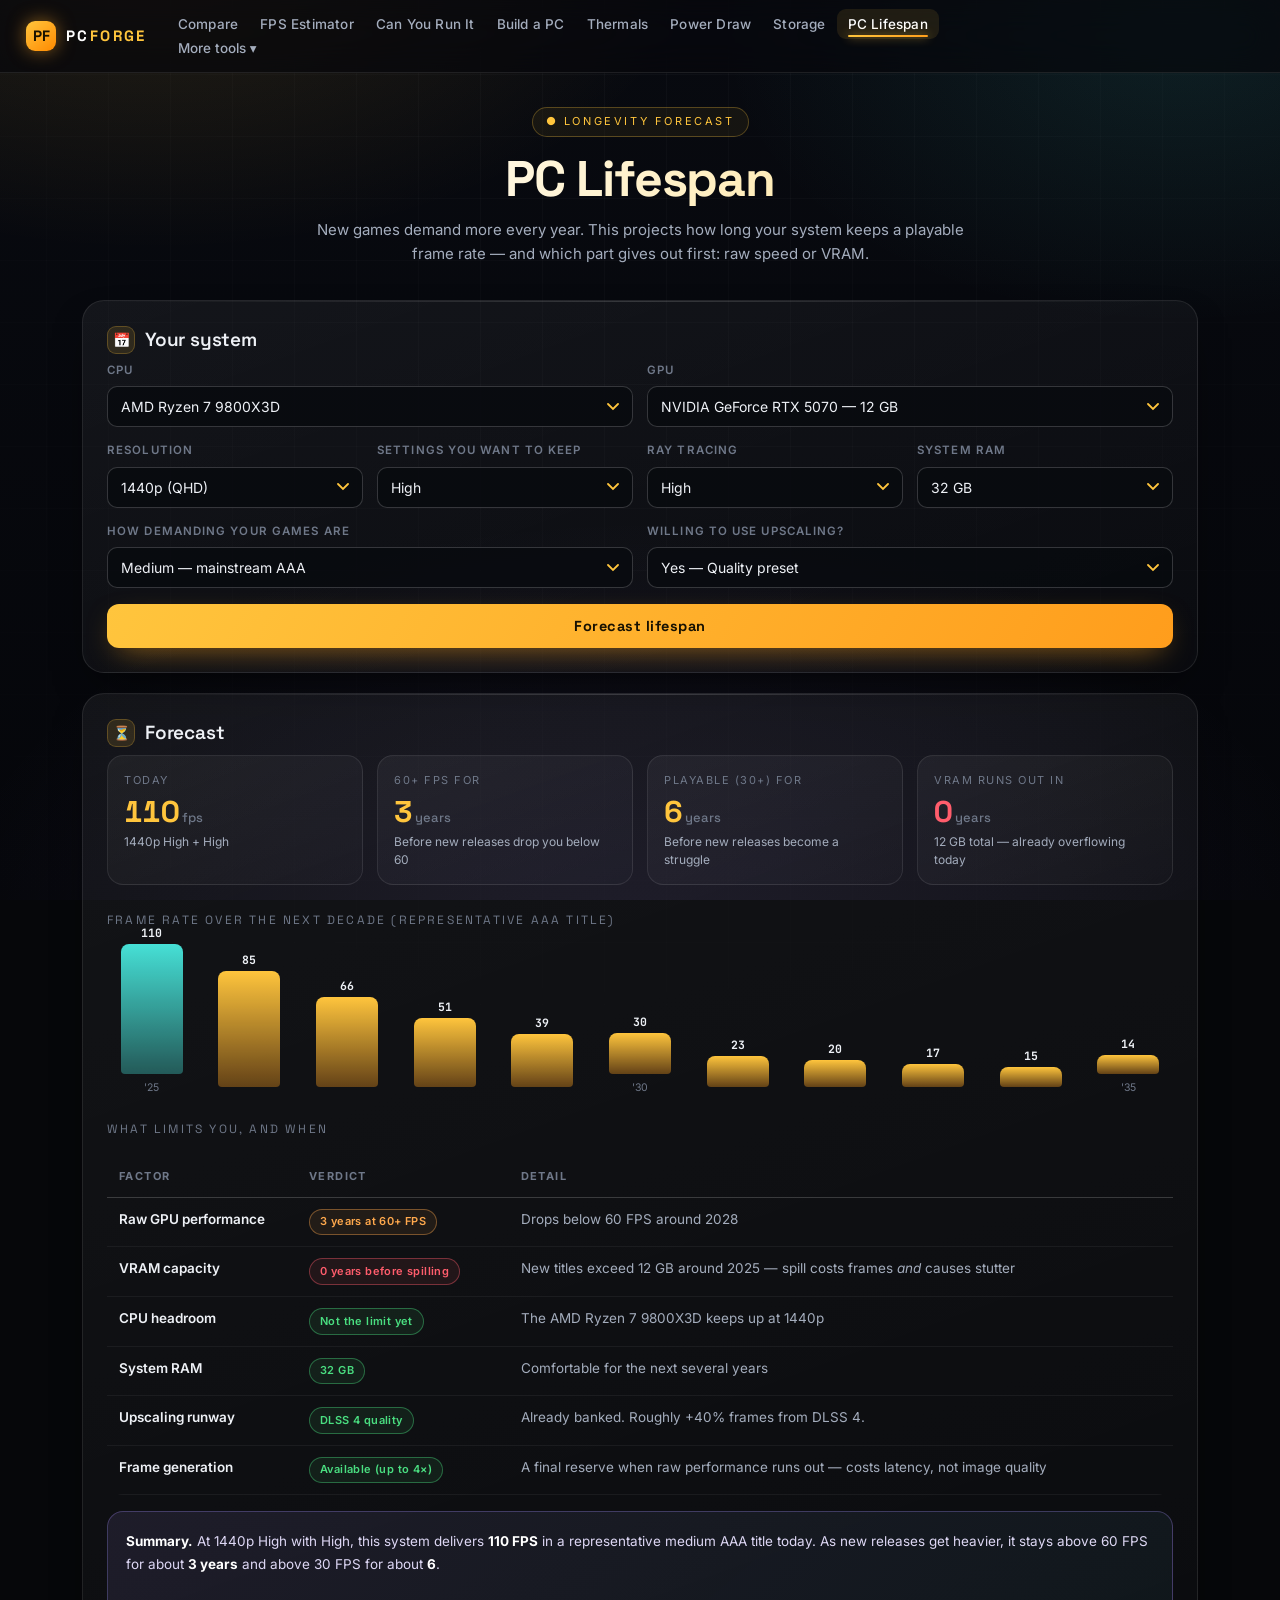
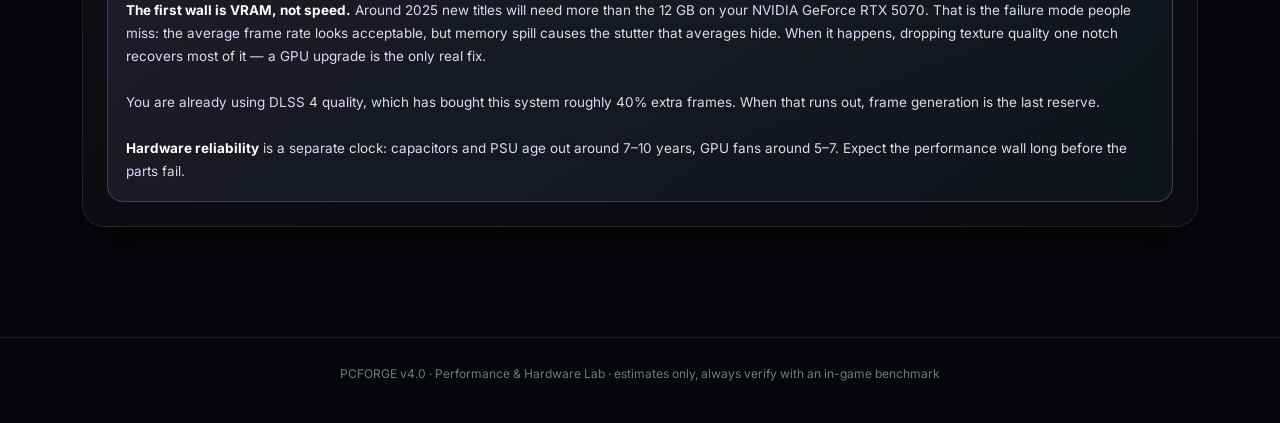
<file: pclifetime.html>
<!DOCTYPE html>
<html lang="en">
<head>
<meta charset="UTF-8">
<meta name="viewport" content="width=device-width, initial-scale=1">
<title>PC Lifespan — PCFORGE</title>
<link rel="preconnect" href="https://fonts.googleapis.com">
<link rel="preconnect" href="https://fonts.gstatic.com" crossorigin>
<link rel="stylesheet" href="assets/fonts.css">
<link rel="stylesheet" href="assets/theme.css">
</head>
<body>

<div class="pf-container">

  <header class="pf-hero">
    <div class="pf-eyebrow">● Longevity forecast</div>
    <h1>PC Lifespan</h1>
    <p>New games demand more every year. This projects how long your system keeps a playable
       frame rate — and which part gives out first: raw speed or VRAM.</p>
  </header>

  <section class="pf-card pf-card-hover reveal">
    <h2><span class="ico">📅</span> Your system</h2>
    <div class="pf-grid pf-grid-2">
      <div><label class="pf-label" for="cpu">CPU</label><select id="cpu"></select></div>
      <div><label class="pf-label" for="gpu">GPU</label><select id="gpu"></select></div>
    </div>
    <div class="pf-grid pf-grid-4" style="margin-top:14px;">
      <div><label class="pf-label" for="resolution">Resolution</label><select id="resolution"></select></div>
      <div><label class="pf-label" for="quality">Settings you want to keep</label><select id="quality"></select></div>
      <div><label class="pf-label" for="rt">Ray tracing</label><select id="rt"></select></div>
      <div><label class="pf-label" for="ramAmount">System RAM</label><select id="ramAmount"></select></div>
    </div>
    <div class="pf-grid pf-grid-2" style="margin-top:14px;">
      <div><label class="pf-label" for="demand">How demanding your games are</label>
        <select id="demand">
          <option value="light">Light — esports and older titles</option>
          <option value="medium" selected>Medium — mainstream AAA</option>
          <option value="heavy">Heavy — flagship UE5 releases, path tracing</option>
        </select>
      </div>
      <div><label class="pf-label" for="upscaling">Willing to use upscaling?</label>
        <select id="upscaling">
          <option value="off">No — native resolution only</option>
          <option value="quality" selected>Yes — Quality preset</option>
          <option value="performance">Yes — Performance preset</option>
        </select>
      </div>
    </div>
    <button class="pf-btn" id="run">Forecast lifespan</button>
  </section>

  <section class="pf-card reveal">
    <h2><span class="ico">⏳</span> Forecast</h2>
    <div id="blocked" class="pf-note red hidden"></div>
    <div id="out">
      <div class="pf-grid pf-grid-4" id="stats"></div>
      <div class="pf-section-title">Frame rate over the next decade (representative AAA title)</div>
      <div id="chart"></div>
      <div class="pf-section-title">What limits you, and when</div>
      <div class="pf-scroll"><table class="pf-table" id="table"></table></div>
      <div class="pf-summary" id="summary"></div>
    </div>
  </section>

</div>

<script src="assets/data.js"></script>
<script src="assets/engine.js"></script>
<script>
const S = { cpu: "9800x3d", gpu: "rtx5070", resolution: "1440p", quality: "high", rt: "high",
            ramGb: 32, demand: "medium", upscaling: "quality" };

fillSelect(document.getElementById("cpu"), CPUS.filter(c => !c.integrated), { groupKey: "brand", value: S.cpu });
fillSelect(document.getElementById("gpu"), GPUS, { groupKey: "brand", value: S.gpu, labelFn: g => `${g.name} — ${g.vram} GB` });
fillEnumSelect(document.getElementById("resolution"), RESOLUTIONS, S.resolution);
fillEnumSelect(document.getElementById("quality"), QUALITY, S.quality);
fillSelect(document.getElementById("ramAmount"), RAM_AMOUNTS.map(a => ({ id: a, name: a + " GB" })), { value: 32 });

/* AAA demand growth and VRAM growth per year, by how demanding your library is. */
const GROWTH = {
  light:  { fps: 0.06, vram: 0.25 },
  medium: { fps: 0.13, vram: 0.55 },
  heavy:  { fps: 0.19, vram: 0.80 }
};

function refreshRt() {
  const gpu = gpuById(S.gpu), sel = document.getElementById("rt");
  const rtOk = isRT(gpu);
  sel.innerHTML = "";
  [["off", "Off"], ["medium", "Medium"], ["high", "High"], ["pt", "Path tracing"]].forEach(([k, l]) => {
    if (k !== "off" && !rtOk) return;
    const o = document.createElement("option");
    o.value = k; o.textContent = l;
    sel.appendChild(o);
  });
  if (![...sel.options].some(o => o.value === S.rt)) S.rt = sel.options[0].value;
  sel.value = S.rt;
}

function yearModel(year, refGame) {
  const g = GROWTH[S.demand];
  const game = {
    ...refGame,
    base: refGame.base / Math.pow(1 + g.fps, year),     // future games are heavier
    vram: refGame.vram + g.vram * year,
    rtVram: refGame.rtVram * (1 + g.fps * year * 0.5),
    cpuCap: refGame.cpuCap / Math.pow(1 + g.fps * 0.6, year)
  };
  const r = estimate({ cpu: S.cpu, gpu: S.gpu, game, resolution: S.resolution, quality: S.quality,
                       rt: S.rt, upscaler: S.upscaling, fg: "off", ramGb: S.ramGb, ramSpeed: "ddr5-6000" });
  return r;
}

function forecast() {
  refreshRt();
  const gpu = gpuById(S.gpu);
  const ref = gameById(S.demand === "heavy" ? "cyberpunk" : S.demand === "light" ? "gtav" : "fh6");

  const blocked = document.getElementById("blocked");
  const probe = estimate({ cpu: S.cpu, gpu: S.gpu, game: ref.id, resolution: S.resolution,
                           quality: S.quality, rt: S.rt, upscaler: S.upscaling, ramGb: S.ramGb });
  if (probe.blocked) {
    blocked.classList.remove("hidden");
    blocked.innerHTML = `<b>Cannot forecast.</b> ${probe.reason}`;
    document.getElementById("out").classList.add("hidden");
    return;
  }
  blocked.classList.add("hidden");
  document.getElementById("out").classList.remove("hidden");

  const years = [];
  for (let y = 0; y <= 10; y++) years.push({ year: y, r: yearModel(y, ref) });

  const now = years[0].r;
  const below60 = years.find(p => p.r.fps < 60);
  const below30 = years.find(p => p.r.fps < 30);
  const vramYear = years.find(p => p.r.vram.state === "over");
  const tightYear = years.find(p => p.r.vram.state !== "ok");

  const smoothYears = below60 ? below60.year : 10;
  const usableYears = below30 ? below30.year : 10;
  const vramYears = vramYear ? vramYear.year : 10;

  document.getElementById("stats").innerHTML = `
    <div class="pf-stat"><div class="pf-stat-label">Today</div>
      <div class="pf-stat-value ${fpsClass(now.fps).cls}">${now.fps}<small> fps</small></div>
      <div class="pf-stat-note">${S.resolution} ${QUALITY[S.quality].label}${S.rt !== "off" ? " + " + RT_LEVELS[S.rt].label : ""}</div></div>
    <div class="pf-stat"><div class="pf-stat-label">60+ FPS for</div>
      <div class="pf-stat-value ${smoothYears >= 5 ? "c-green" : smoothYears >= 3 ? "c-gold" : "c-orange"}">${smoothYears}<small> years</small></div>
      <div class="pf-stat-note">Before new releases drop you below 60</div></div>
    <div class="pf-stat"><div class="pf-stat-label">Playable (30+) for</div>
      <div class="pf-stat-value ${usableYears >= 7 ? "c-green" : usableYears >= 4 ? "c-gold" : "c-orange"}">${usableYears}<small> years</small></div>
      <div class="pf-stat-note">Before new releases become a struggle</div></div>
    <div class="pf-stat"><div class="pf-stat-label">VRAM runs out in</div>
      <div class="pf-stat-value ${vramYears >= 5 ? "c-green" : vramYears >= 2 ? "c-orange" : "c-red"}">${vramYears}<small> years</small></div>
      <div class="pf-stat-note">${gpu.vram} GB total${vramYears === 0 ? " — already overflowing today" : vramYear ? " — spilling from " + (2025 + vramYears) : ""}</div></div>`;

  document.getElementById("chart").innerHTML = sparkline(
    years.map(p => p.r.fps),
    years.map(p => (2025 + p.year) % 5 === 0 || p.year === 0 ? "'" + String(2025 + p.year).slice(2) : ""),
    0);
  mountCharts(document.getElementById("chart"));

  const rows = [
    ["Raw GPU performance", `${smoothYears} years at 60+ FPS`, below60 ? `Drops below 60 FPS around ${2025 + below60.year}` : "Stays above 60 FPS for the full decade", smoothYears >= 5 ? "green" : smoothYears >= 3 ? "" : "red"],
    ["VRAM capacity", `${vramYears} years before spilling`, vramYear ? `New titles exceed ${gpu.vram} GB around ${2025 + vramYear.year} — spill costs frames <i>and</i> causes stutter` : `${gpu.vram} GB stays sufficient for the full decade`, vramYears >= 5 ? "green" : vramYears >= 2 ? "" : "red"],
    ["CPU headroom", now.bottleneck.kind === "cpu" ? "Already the limit" : "Not the limit yet", now.bottleneck.kind === "cpu" ? `The ${cpuById(S.cpu).name} is holding back the ${gpu.name} today` : `The ${cpuById(S.cpu).name} keeps up at ${S.resolution}`, now.bottleneck.kind === "cpu" ? "red" : "green"],
    ["System RAM", `${S.ramGb} GB`, S.ramGb >= 32 ? "Comfortable for the next several years" : S.ramGb >= 16 ? "Fine today, tight by 2027" : "Already below what modern titles want", S.ramGb >= 32 ? "green" : S.ramGb >= 16 ? "" : "red"],
    ["Upscaling runway", S.upscaling === "off" ? "Unused" : `${upscalerName(gpu)} ${S.upscaling}`, S.upscaling === "off" ? "You have a large reserve — turning on upscaling typically doubles this system's remaining life" : `Already banked. Roughly +${Math.round((upscalerMultiplier(gpu, S.upscaling) - 1) * 100)}% frames from ${upscalerName(gpu)}.`, "green"],
    ["Frame generation", gpu.fg ? `Available (up to ${gpu.fg}×)` : "Not supported", gpu.fg ? "A final reserve when raw performance runs out — costs latency, not image quality" : "This generation has no frame generation to fall back on", gpu.fg ? "green" : ""]
  ];

  document.getElementById("table").innerHTML = `
    <thead><tr><th>Factor</th><th>Verdict</th><th>Detail</th></tr></thead>
    <tbody>${rows.map(([a, b, c, tone]) => `<tr>
      <td class="spec-label">${a}</td>
      <td><span class="pf-chip ${tone === "red" ? "red" : tone === "green" ? "green" : "orange"}">${b}</span></td>
      <td>${c}</td></tr>`).join("")}</tbody>`;

  const firstWall = Math.min(smoothYears, vramYears);
  const wallIsVram = vramYears < smoothYears;
  document.getElementById("summary").innerHTML = `
    <b>Summary.</b> At ${S.resolution} ${QUALITY[S.quality].label}${S.rt !== "off" ? " with " + RT_LEVELS[S.rt].label : ""},
    this system delivers <b>${now.fps} FPS</b> in a representative ${S.demand} AAA title today.
    As new releases get heavier, it stays above 60 FPS for about <b>${smoothYears} year${smoothYears === 1 ? "" : "s"}</b>
    and above 30 FPS for about <b>${usableYears}</b>.
    <br><br><b>The first wall is ${wallIsVram ? "VRAM, not speed" : "raw speed"}.</b>
    ${wallIsVram
      ? `Around ${2025 + vramYears} new titles will need more than the ${gpu.vram} GB on your ${gpu.name}. ` +
        `That is the failure mode people miss: the average frame rate looks acceptable, but memory spill causes the stutter that averages hide. ` +
        `When it happens, dropping texture quality one notch recovers most of it — a GPU upgrade is the only real fix.`
      : `Performance, not memory, is what will date this machine. ${gpu.vram} GB of ${gpu.vramType} will still be enough when the frame rate is not.`}
    ${S.upscaling === "off"
      ? `<br><br><b>Cheapest way to extend its life:</b> you are not using ${upscalerName(gpu)}. Turning it on at Quality would add roughly ${Math.round((upscalerMultiplier(gpu, "quality") - 1) * 100)}% frames today and push the 60 FPS wall out by several years.`
      : `<br><br>You are already using ${upscalerName(gpu)} ${S.upscaling}, which has bought this system roughly ${Math.round((upscalerMultiplier(gpu, S.upscaling) - 1) * 100)}% extra frames. When that runs out, ${gpu.fg ? "frame generation is the last reserve" : "there is no frame generation on this generation, so an upgrade is the only lever left"}.`}
    <br><br><b>Hardware reliability</b> is a separate clock: capacitors and PSU age out around 7–10 years, GPU fans around 5–7. Expect the performance wall long before the parts fail.`;
}

["cpu", "gpu", "resolution", "quality", "rt", "demand", "upscaling"].forEach(id =>
  on(id, "change", () => { S[id] = val(id); forecast(); }));
on("ramAmount", "change", () => { S.ramGb = num("ramAmount", 32); forecast(); });
on("run", "click", () => { forecast(); toast("Lifespan forecast"); });

forecast();
</script>
</body>
</html>
</file>
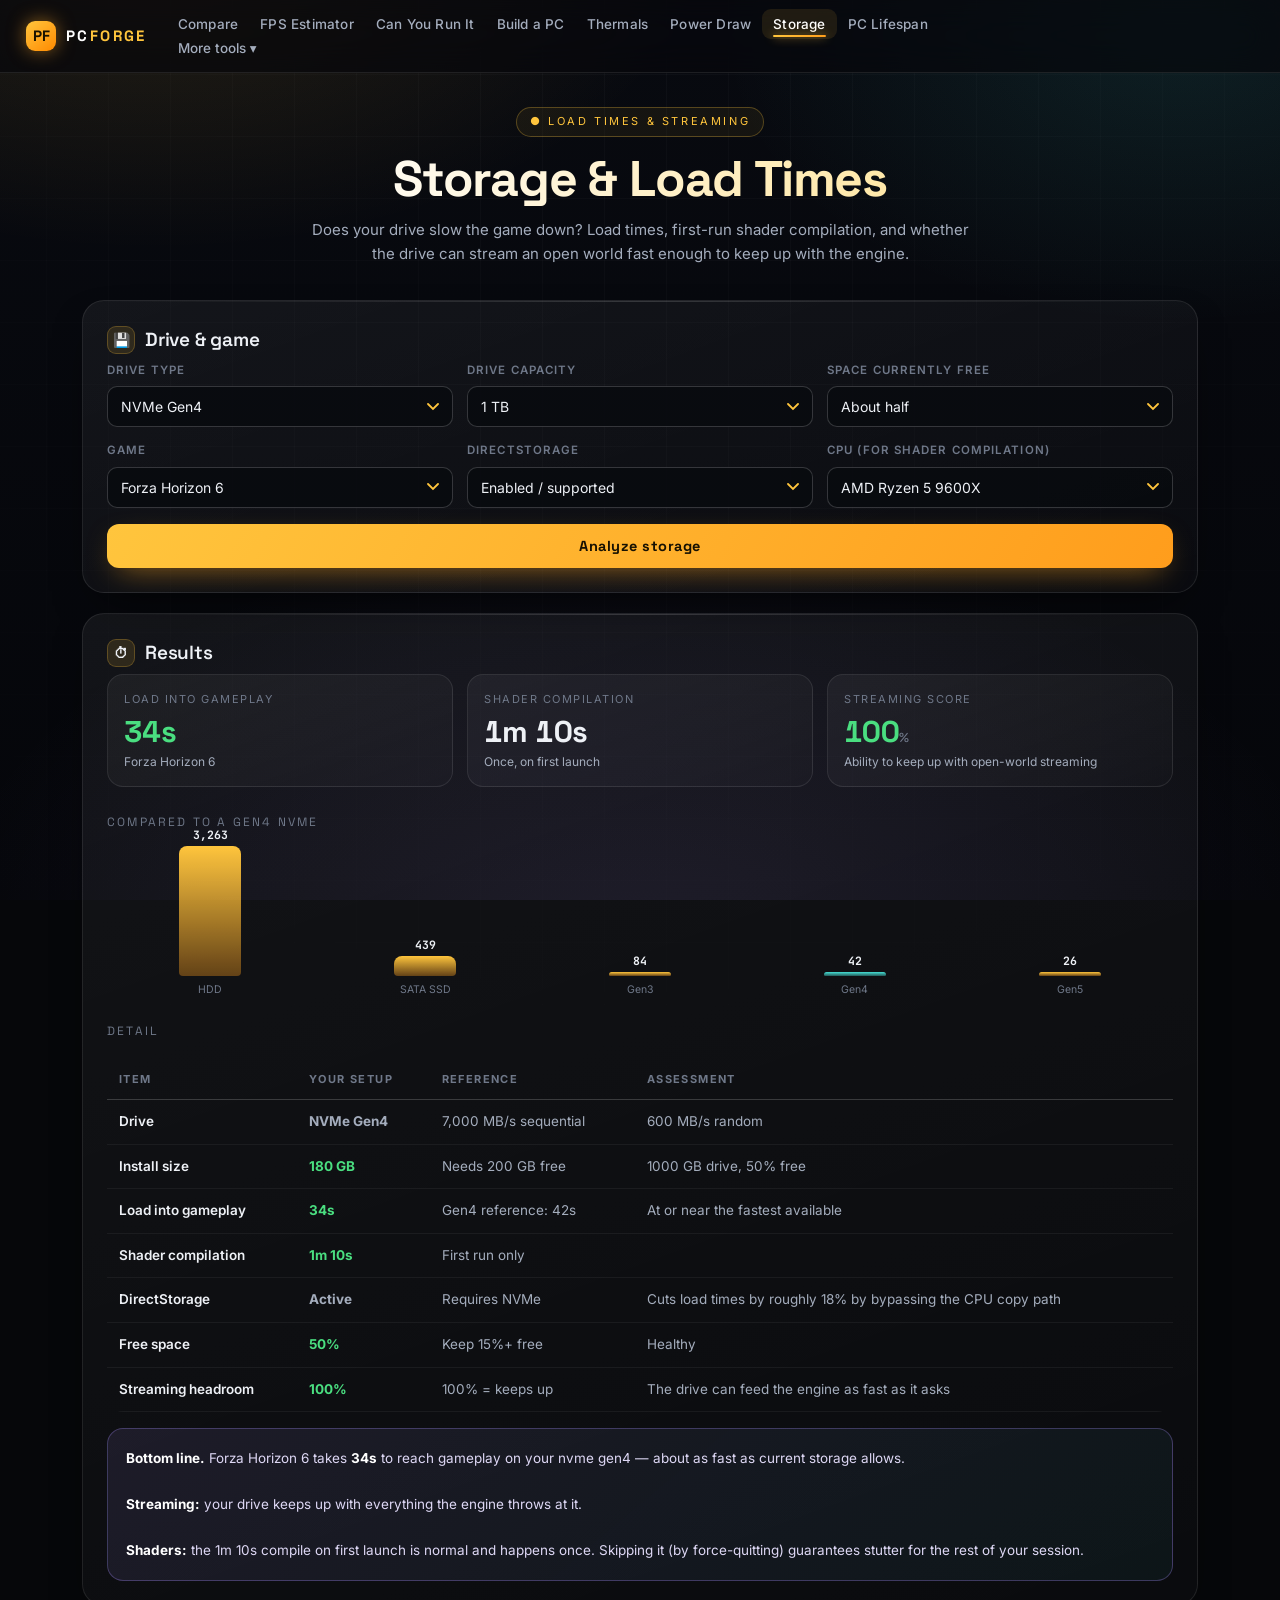
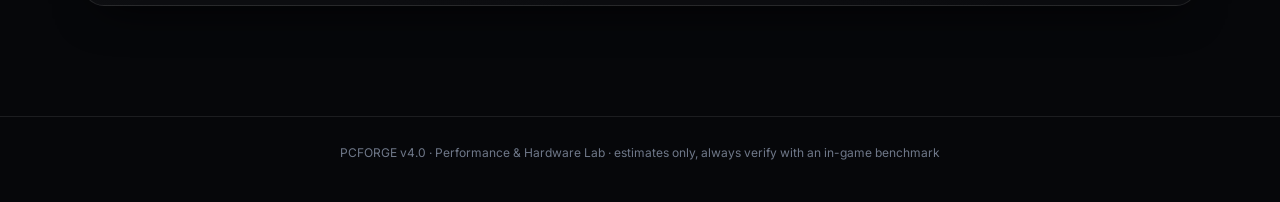
<file: storage.html>
<!DOCTYPE html>
<html lang="en">
<head>
<meta charset="UTF-8">
<meta name="viewport" content="width=device-width, initial-scale=1">
<title>Storage &amp; Load Times — PCFORGE</title>
<link rel="preconnect" href="https://fonts.googleapis.com">
<link rel="preconnect" href="https://fonts.gstatic.com" crossorigin>
<link rel="stylesheet" href="assets/fonts.css">
<link rel="stylesheet" href="assets/theme.css">
</head>
<body>

<div class="pf-container">

  <header class="pf-hero">
    <div class="pf-eyebrow">● Load times &amp; streaming</div>
    <h1>Storage &amp; Load Times</h1>
    <p>Does your drive slow the game down? Load times, first-run shader compilation, and
       whether the drive can stream an open world fast enough to keep up with the engine.</p>
  </header>

  <section class="pf-card pf-card-hover reveal">
    <h2><span class="ico">💾</span> Drive &amp; game</h2>
    <div class="pf-grid pf-grid-3">
      <div><label class="pf-label" for="storageType">Drive type</label><select id="storageType"></select></div>
      <div><label class="pf-label" for="capacity">Drive capacity</label>
        <select id="capacity"><option value="512">512 GB</option><option value="1000" selected>1 TB</option><option value="2000">2 TB</option><option value="4000">4 TB</option></select>
      </div>
      <div><label class="pf-label" for="free">Space currently free</label>
        <select id="free"><option value="0.1">Under 10%</option><option value="0.25">About 25%</option><option value="0.5" selected>About half</option><option value="0.8">Mostly empty</option></select>
      </div>
    </div>
    <div class="pf-grid pf-grid-3" style="margin-top:14px;">
      <div><label class="pf-label" for="game">Game</label><select id="game"></select></div>
      <div><label class="pf-label" for="ds">DirectStorage</label>
        <select id="ds"><option value="on" selected>Enabled / supported</option><option value="off">Disabled or unsupported</option></select>
      </div>
      <div><label class="pf-label" for="cpu">CPU (for shader compilation)</label><select id="cpu"></select></div>
    </div>
    <button class="pf-btn" id="run">Analyze storage</button>
  </section>

  <section class="pf-card reveal">
    <h2><span class="ico">⏱</span> Results</h2>
    <div class="pf-grid pf-grid-3" id="stats"></div>
    <div class="pf-section-title">Compared to a Gen4 NVMe</div>
    <div id="chart"></div>
    <div class="pf-section-title">Detail</div>
    <div class="pf-scroll"><table class="pf-table" id="table"></table></div>
    <div class="pf-summary" id="summary"></div>
  </section>

</div>

<script src="assets/data.js"></script>
<script src="assets/engine.js"></script>
<script>
const S = { storage: "nvme4", capacity: 1000, free: 0.5, game: "fh6", ds: "on", cpu: "9600x" };

fillEnumSelect(document.getElementById("storageType"), STORAGE_TYPES, S.storage);
fillSelect(document.getElementById("game"), GAMES, { groupKey: "genre", value: S.game });
fillSelect(document.getElementById("cpu"), CPUS.filter(c => !c.integrated), { groupKey: "brand", value: S.cpu });

function clock(s) {
  const m = Math.floor(s / 60), r = Math.round(s % 60);
  return m ? `${m}m ${String(r).padStart(2, "0")}s` : `${r}s`;
}

function analyze() {
  const st = STORAGE_TYPES[S.storage];
  const game = gameById(S.game);
  const cpu = cpuById(S.cpu);

  /* --- load time -------------------------------------------------------- */
  /* Baseline is measured on Gen4. Slower drives scale with a mix of sequential
     throughput and random access, since loading is mostly small-file seeks. */
  const ref = STORAGE_TYPES.nvme4;
  const seqFactor = Math.pow(ref.mbps / st.mbps, 0.55);
  const rndFactor = Math.pow(ref.random / st.random, 0.35);
  const dsFactor = S.ds === "on" && st.mbps >= 3000 ? 0.82 : 1;       // DirectStorage bypasses the CPU copy path
  const fillFactor = S.free < 0.15 ? 1.55 : S.free < 0.3 ? 1.12 : 1;  // SSDs slow down as they fill
  const loadSec = Math.max(4, game.load * seqFactor * rndFactor * dsFactor * fillFactor);
  const refSec = game.load;

  /* --- shader compilation ----------------------------------------------- */
  const shaderSec = game.shader * (75 / Math.max(cpu.gaming * 0.75 + cpu.mt * 0.25, 10)) * (st.mbps < 1000 ? 1.5 : 1);

  /* --- streaming ---------------------------------------------------------- */
  const demand = game.storage === "ssd" ? 0.85 : 0.5;                 // how hard the engine hammers the disk
  const supply = clamp((st.stream * 0.6 + Math.min(st.random / 700, 1) * 0.4), 0, 1);
  const streamScore = clamp(supply / demand, 0, 1.25) * 100;

  const rows = [
    ["Drive", st.label, `${fmt(st.mbps)} MB/s sequential`, `${fmt(st.random)} MB/s random`, ""],
    ["Install size", `${game.sizeGB} GB`, `Needs ${game.sizeGB + 20} GB free`, `${S.capacity} GB drive, ${Math.round(S.free * 100)}% free`, S.free * S.capacity < game.sizeGB + 20 ? "red" : "green"],
    ["Load into gameplay", clock(loadSec), `Gen4 reference: ${clock(refSec)}`, loadSec > refSec * 1.4 ? `${Math.round((loadSec / refSec - 1) * 100)}% slower than a Gen4 drive` : "At or near the fastest available", loadSec > refSec * 2 ? "red" : loadSec > refSec * 1.4 ? "" : "green"],
    ["Shader compilation", game.shader ? clock(shaderSec) : "None", game.shader ? "First run only" : "This title has no shader cache build", game.shader > 120 ? "Long wait on first launch — do not skip it, or you will stutter in-game" : "", "green"],
    ["DirectStorage", S.ds === "on" && st.mbps >= 3000 ? "Active" : "Inactive", "Requires NVMe", S.ds === "on" && st.mbps >= 3000 ? "Cuts load times by roughly 18% by bypassing the CPU copy path" : S.ds === "on" ? "Drive is too slow to benefit" : "Disabled", ""],
    ["Free space", `${Math.round(S.free * 100)}%`, "Keep 15%+ free", S.free < 0.15 ? "SSD write performance collapses below ~10% free" : S.free < 0.3 ? "Getting tight — garbage collection will slow writes" : "Healthy", S.free < 0.15 ? "red" : S.free < 0.3 ? "" : "green"],
    ["Streaming headroom", `${streamScore.toFixed(0)}%`, "100% = keeps up", streamScore >= 100 ? "The drive can feed the engine as fast as it asks" : streamScore >= 70 ? "Mostly fine, occasional pop-in in dense areas" : "Expect texture pop-in and hitches while travelling", streamScore >= 100 ? "green" : streamScore >= 70 ? "" : "red"]
  ];

  document.getElementById("stats").innerHTML = `
    <div class="pf-stat"><div class="pf-stat-label">Load into gameplay</div>
      <div class="pf-stat-value ${loadSec > refSec * 2 ? "c-red" : loadSec > refSec * 1.4 ? "c-orange" : "c-green"}">${clock(loadSec)}</div>
      <div class="pf-stat-note">${game.name}</div></div>
    <div class="pf-stat"><div class="pf-stat-label">Shader compilation</div>
      <div class="pf-stat-value">${game.shader ? clock(shaderSec) : "—"}</div>
      <div class="pf-stat-note">${game.shader ? "Once, on first launch" : "Not used by this engine"}</div></div>
    <div class="pf-stat"><div class="pf-stat-label">Streaming score</div>
      <div class="pf-stat-value ${streamScore >= 100 ? "c-green" : streamScore >= 70 ? "c-gold" : "c-red"}">${streamScore.toFixed(0)}<small>%</small></div>
      <div class="pf-stat-note">Ability to keep up with open-world streaming</div></div>`;

  const order = ["hdd", "sata", "nvme3", "nvme4", "nvme5"];
  document.getElementById("chart").innerHTML = sparkline(
    order.map(k => {
      const d = STORAGE_TYPES[k];
      return Math.max(4, game.load * Math.pow(ref.mbps / d.mbps, 0.55) * Math.pow(ref.random / d.random, 0.35) * fillFactor);
    }),
    order.map(k => STORAGE_TYPES[k].label.replace(" (5400–7200 rpm)", "").replace("NVMe ", "")),
    order.indexOf(S.storage));
  mountCharts(document.getElementById("chart"));

  document.getElementById("table").innerHTML = `
    <thead><tr><th>Item</th><th>Your setup</th><th>Reference</th><th>Assessment</th></tr></thead>
    <tbody>${rows.map(([a, b, c, d, tone]) => `<tr>
      <td class="spec-label">${a}</td>
      <td><b class="${tone === "red" ? "c-red" : tone === "green" ? "c-green" : ""}">${b}</b></td>
      <td class="c-dim">${c}</td><td>${d}</td></tr>`).join("")}</tbody>`;

  document.getElementById("summary").innerHTML = `
    <b>Bottom line.</b> ${game.name} takes <b>${clock(loadSec)}</b> to reach gameplay on your ${st.label.toLowerCase()} —
    ${loadSec > refSec * 2 ? `more than double the ${clock(refSec)} of a Gen4 drive.` : loadSec > refSec * 1.4 ? `noticeably slower than the ${clock(refSec)} reference.` : "about as fast as current storage allows."}
    ${S.storage === "hdd" ? "<b class='c-red'>A hard drive is the single worst component in this system.</b> Modern titles stream assets continuously while you play; a spinning disk cannot keep up, and you will see pop-in, hitches and rubber-banding regardless of how fast your GPU is." : ""}
    ${S.free < 0.15 ? "<br><br>Your drive is nearly full. NAND needs free blocks for garbage collection — below 10% free, write speeds can drop by half or more. Clear space before blaming the game." : ""}
    <br><br><b>Streaming:</b> ${streamScore >= 100 ? "your drive keeps up with everything the engine throws at it." : streamScore >= 70 ? "your drive mostly keeps up, but dense areas may pop textures in late." : "your drive cannot feed the engine fast enough — this is a storage bottleneck, not a GPU one."}
    ${game.shader ? `<br><br><b>Shaders:</b> the ${clock(shaderSec)} compile on first launch is normal and happens once. Skipping it (by force-quitting) guarantees stutter for the rest of your session.` : ""}`;
}

["storageType", "game", "cpu", "ds"].forEach(id => on(id, "change", () => {
  if (id === "storageType") S.storage = val(id); else S[id] = val(id); analyze();
}));
on("capacity", "change", () => { S.capacity = num("capacity", 1000); analyze(); });
on("free", "change", () => { S.free = num("free", 0.5); analyze(); });
on("run", "click", () => { analyze(); toast("Storage analysed"); });

analyze();
</script>
</body>
</html>
</file>
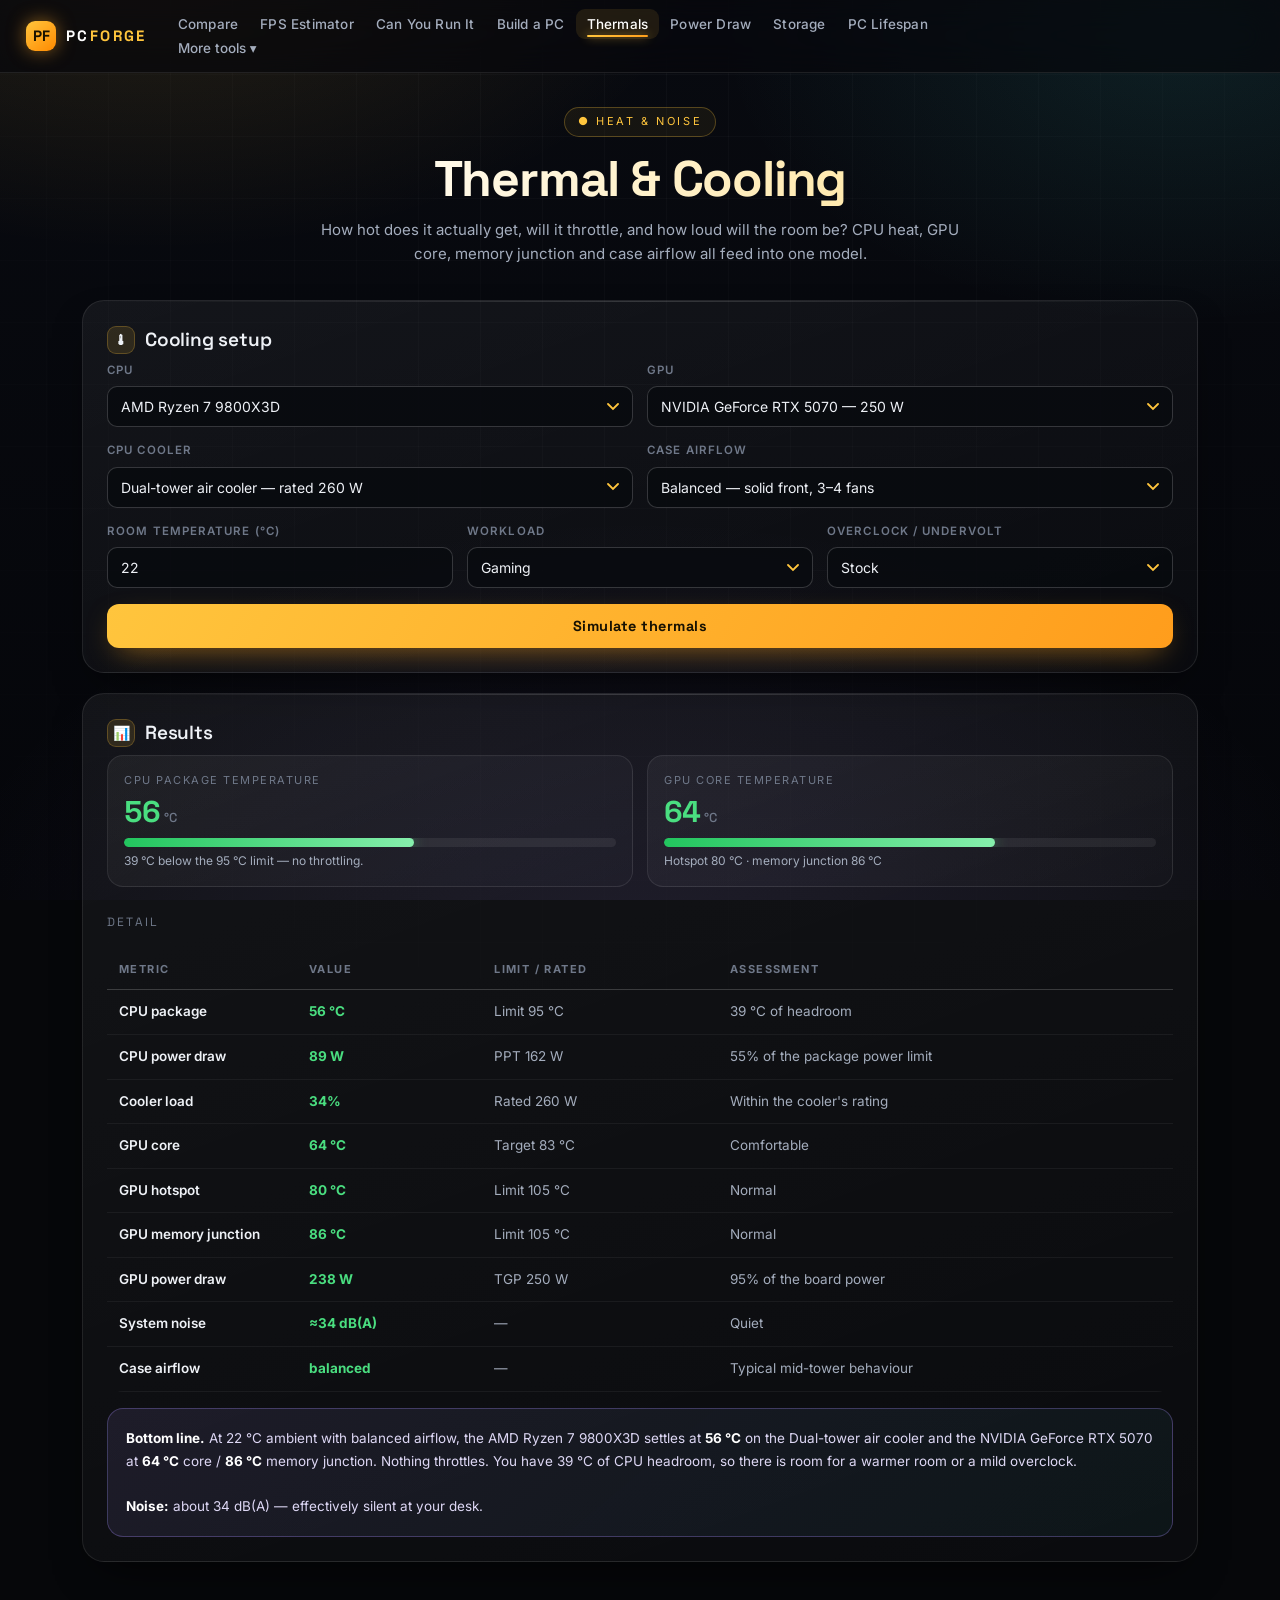
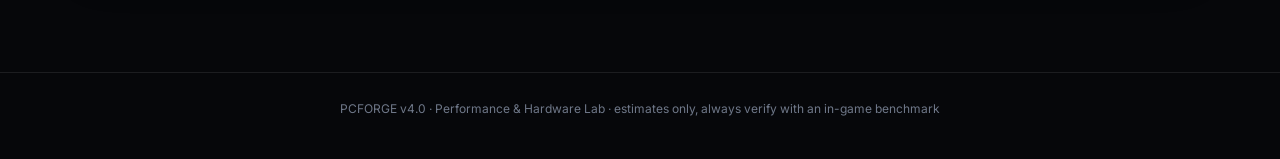
<file: thermals.html>
<!DOCTYPE html>
<html lang="en">
<head>
<meta charset="UTF-8">
<meta name="viewport" content="width=device-width, initial-scale=1">
<title>Thermal &amp; Cooling Simulator — PCFORGE</title>
<link rel="preconnect" href="https://fonts.googleapis.com">
<link rel="preconnect" href="https://fonts.gstatic.com" crossorigin>
<link rel="stylesheet" href="assets/fonts.css">
<link rel="stylesheet" href="assets/theme.css">
</head>
<body>

<div class="pf-container">

  <header class="pf-hero">
    <div class="pf-eyebrow">● Heat &amp; noise</div>
    <h1>Thermal &amp; Cooling</h1>
    <p>How hot does it actually get, will it throttle, and how loud will the room be?
       CPU heat, GPU core, memory junction and case airflow all feed into one model.</p>
  </header>

  <section class="pf-card pf-card-hover reveal">
    <h2><span class="ico">🌡</span> Cooling setup</h2>
    <div class="pf-grid pf-grid-2">
      <div><label class="pf-label" for="cpu">CPU</label><select id="cpu"></select></div>
      <div><label class="pf-label" for="gpu">GPU</label><select id="gpu"></select></div>
    </div>
    <div class="pf-grid pf-grid-2" style="margin-top:14px;">
      <div><label class="pf-label" for="cooler">CPU cooler</label><select id="cooler"></select></div>
      <div><label class="pf-label" for="airflow">Case airflow</label>
        <select id="airflow">
          <option value="high">High — mesh front, 6+ fans</option>
          <option value="balanced" selected>Balanced — solid front, 3–4 fans</option>
          <option value="weak">Weak — sealed front, 1–2 fans</option>
        </select>
      </div>
    </div>
    <div class="pf-grid pf-grid-3" style="margin-top:14px;">
      <div><label class="pf-label" for="ambient">Room temperature (°C)</label><input type="number" id="ambient" value="22" min="10" max="45"></div>
      <div><label class="pf-label" for="intensity">Workload</label>
        <select id="intensity">
          <option value="gaming" selected>Gaming</option>
          <option value="cpuheavy">CPU-heavy (render / compile)</option>
          <option value="gpuheavy">GPU-heavy (path tracing, ML)</option>
        </select>
      </div>
      <div><label class="pf-label" for="oc">Overclock / undervolt</label>
        <select id="oc">
          <option value="uv">Undervolted (−10% power)</option>
          <option value="stock" selected>Stock</option>
          <option value="oc">Overclocked (+15% power)</option>
        </select>
      </div>
    </div>
    <button class="pf-btn" id="run">Simulate thermals</button>
  </section>

  <section class="pf-card reveal">
    <h2><span class="ico">📊</span> Results</h2>
    <div class="pf-grid pf-grid-2" id="temps"></div>
    <div class="pf-section-title">Detail</div>
    <div class="pf-scroll"><table class="pf-table" id="table"></table></div>
    <div class="pf-summary" id="summary"></div>
  </section>

</div>

<script src="assets/data.js"></script>
<script src="assets/engine.js"></script>
<script>
const S = { cpu: "9800x3d", gpu: "rtx5070", cooler: 2, airflow: "balanced", ambient: 22, intensity: "gaming", oc: "stock" };

fillSelect(document.getElementById("cpu"), CPUS.filter(c => !c.integrated), { groupKey: "brand", value: S.cpu });
fillSelect(document.getElementById("gpu"), GPUS, { groupKey: "brand", value: S.gpu, labelFn: g => `${g.name} — ${g.tdp} W` });
fillSelect(document.getElementById("cooler"), COOLERS.map((c, i) => ({ id: i, name: `${c.name} — rated ${c.tdp} W` })), { value: 2 });

const AIRFLOW = { high: 0.87, balanced: 1.0, weak: 1.18 };
const OC = { uv: 0.90, stock: 1.0, oc: 1.15 };
const TJMAX = { AMD: 95, Intel: 100 };

function tempTone(t, limit) {
  if (t >= limit - 3) return "red";
  if (t >= limit - 15) return "";
  return "green";
}

function simulate() {
  const cpu = cpuById(S.cpu), gpu = gpuById(S.gpu), cooler = COOLERS[S.cooler];
  const air = AIRFLOW[S.airflow], oc = OC[S.oc], amb = S.ambient;

  /* --- how hard is each part working? --- */
  const load = {
    gaming:   { cpu: 0.55, gpu: 0.95 },
    cpuheavy: { cpu: 1.00, gpu: 0.15 },
    gpuheavy: { cpu: 0.35, gpu: 1.00 }
  }[S.intensity];

  const cpuW = Math.round(cpu.ppt * load.cpu * oc);
  const gpuW = Math.round(gpu.tdp * load.gpu * oc);

  /* --- CPU: delta-T scales with the fraction of the cooler's rating --- */
  const ratio = cpuW / Math.max(cooler.tdp, 1);
  const cpuDelta = 85 * Math.pow(ratio, 0.85) * air + (cooler.type === "aio" ? -3 : 0);
  const cpuTemp = Math.round(amb + cpuDelta);
  const cpuLimit = TJMAX[cpu.brand] || 95;
  const throttles = cpuTemp >= cpuLimit - 2;
  const headroom = cpuLimit - cpuTemp;

  /* --- GPU: modern cards target ~83 °C core, ~95–105 °C hotspot --- */
  const gpuDelta = (28 + gpu.tdp * 0.062) * air * (load.gpu * 0.7 + 0.3);
  const gpuTemp = Math.round(amb + gpuDelta);
  const hotspot = Math.round(gpuTemp + 16);
  const memTemp = Math.round(gpuTemp + (gpu.vramType === "GDDR7" || gpu.vramType === "GDDR6X" ? 22 : 14));
  const gpuThrottles = gpuTemp >= 84 || memTemp >= 105;

  /* --- noise --- */
  const fanRpm = clamp(0.35 + ratio * 0.65 + (S.airflow === "weak" ? 0.15 : 0), 0, 1.4);
  const noise = Math.round(cooler.noise + fanRpm * 8 + (cooler.type === "aio" ? 2 : 0));

  const rows = [
    ["CPU package", `${cpuTemp} °C`, `Limit ${cpuLimit} °C`, `${headroom} °C of headroom`, tempTone(cpuTemp, cpuLimit)],
    ["CPU power draw", `${cpuW} W`, `PPT ${cpu.ppt} W`, `${Math.round(cpuW / cpu.ppt * 100)}% of the package power limit`, "green"],
    ["Cooler load", `${Math.round(ratio * 100)}%`, `Rated ${cooler.tdp} W`, ratio > 1 ? "Over the cooler's rating — it cannot keep up" : "Within the cooler's rating", ratio > 0.95 ? "red" : ratio > 0.75 ? "" : "green"],
    ["GPU core", `${gpuTemp} °C`, "Target 83 °C", gpuTemp >= 83 ? "At the thermal target — clocks will back off" : "Comfortable", gpuTemp >= 83 ? "" : "green"],
    ["GPU hotspot", `${hotspot} °C`, "Limit 105 °C", hotspot >= 105 ? "Hotspot limit reached — expect throttling" : "Normal", hotspot >= 100 ? "red" : hotspot >= 92 ? "" : "green"],
    ["GPU memory junction", `${memTemp} °C`, "Limit 105 °C", memTemp >= 105 ? "Memory throttling — this silently caps frame rate" : "Normal", memTemp >= 100 ? "red" : memTemp >= 92 ? "" : "green"],
    ["GPU power draw", `${gpuW} W`, `TGP ${gpu.tdp} W`, `${Math.round(gpuW / gpu.tdp * 100)}% of the board power`, "green"],
    ["System noise", `≈${noise} dB(A)`, "—", noise > 45 ? "Clearly audible through a closed case" : noise > 36 ? "Audible but unobtrusive" : "Quiet", noise > 45 ? "red" : noise > 36 ? "" : "green"],
    ["Case airflow", S.airflow, "—", S.airflow === "weak" ? "A sealed front panel adds roughly 15% to every delta-T" : S.airflow === "high" ? "Mesh front keeps intake air cool" : "Typical mid-tower behaviour", S.airflow === "weak" ? "red" : "green"]
  ];

  document.getElementById("temps").innerHTML = `
    <div class="pf-stat">
      <div class="pf-stat-label">CPU package temperature</div>
      <div class="pf-stat-value ${cpuTemp >= cpuLimit - 3 ? "c-red" : cpuTemp >= cpuLimit - 15 ? "c-orange" : "c-green"}">${cpuTemp}<small> °C</small></div>
      <div class="pf-bar ${tempTone(cpuTemp, cpuLimit) === "red" ? "red" : tempTone(cpuTemp, cpuLimit) === "green" ? "green" : ""}"><i style="width:${clamp(cpuTemp / cpuLimit * 100, 0, 100)}%"></i></div>
      <div class="pf-stat-note">${throttles ? `<b class="c-red">Throttling.</b> The CPU is at its ${cpuLimit} °C limit and will drop clocks.` : `${headroom} °C below the ${cpuLimit} °C limit — no throttling.`}</div>
    </div>
    <div class="pf-stat">
      <div class="pf-stat-label">GPU core temperature</div>
      <div class="pf-stat-value ${gpuTemp >= 83 ? "c-orange" : gpuTemp >= 75 ? "c-gold" : "c-green"}">${gpuTemp}<small> °C</small></div>
      <div class="pf-bar ${gpuTemp >= 83 ? "red" : gpuTemp >= 75 ? "" : "green"}"><i style="width:${clamp(gpuTemp / 95 * 100, 0, 100)}%"></i></div>
      <div class="pf-stat-note">Hotspot ${hotspot} °C · memory junction ${memTemp} °C${gpuThrottles ? " — <b class='c-red'>throttling</b>" : ""}</div>
    </div>`;

  document.getElementById("table").innerHTML = `
    <thead><tr><th>Metric</th><th>Value</th><th>Limit / rated</th><th>Assessment</th></tr></thead>
    <tbody>${rows.map(([a, b, c, d, tone]) => `<tr>
      <td class="spec-label">${a}</td>
      <td><b class="${tone === "red" ? "c-red" : tone === "green" ? "c-green" : ""}">${b}</b></td>
      <td class="c-dim">${c}</td><td>${d}</td></tr>`).join("")}</tbody>`;

  const fpsImpact = throttles ? 12 : headroom < 8 ? 5 : gpuThrottles ? 8 : 0;
  document.getElementById("summary").innerHTML = `
    <b>Bottom line.</b> At ${amb} °C ambient with ${S.airflow} airflow, the ${cpu.name} settles at <b>${cpuTemp} °C</b> on the
    ${cooler.name} and the ${gpu.name} at <b>${gpuTemp} °C</b> core / <b>${memTemp} °C</b> memory junction.
    ${throttles ? `<b class="c-red">The CPU is throttling</b> — you are losing roughly ${fpsImpact}% of the performance you paid for. A bigger cooler or an undervolt is the fix.`
      : gpuThrottles ? `<b class="c-orange">The GPU is hitting its thermal target</b>, which costs about ${fpsImpact}% in sustained play. More intake airflow helps more than a CPU cooler upgrade.`
      : `Nothing throttles. You have ${headroom} °C of CPU headroom, so there is room for a warmer room or a mild overclock.`}
    <br><br><b>Noise:</b> about ${noise} dB(A) — ${noise > 45 ? "loud enough to notice over game audio" : noise > 36 ? "audible in a quiet room" : "effectively silent at your desk"}.
    ${S.airflow === "weak" ? "A mesh front panel and two extra intake fans is the single cheapest improvement available to you: it typically removes 4–6 °C from both CPU and GPU." : ""}
    ${ratio > 0.9 && !throttles ? "Your cooler is already near its rated limit — the next CPU you buy will need a bigger one." : ""}`;
}

["cpu", "gpu", "airflow", "intensity", "oc"].forEach(id => on(id, "change", () => { S[id] = val(id); simulate(); }));
on("cooler", "change", () => { S.cooler = num("cooler", 2); simulate(); });
on("ambient", "input", () => { S.ambient = num("ambient", 22); simulate(); });
on("run", "click", () => { simulate(); toast("Thermals simulated"); });

simulate();
</script>
</body>
</html>
</file>
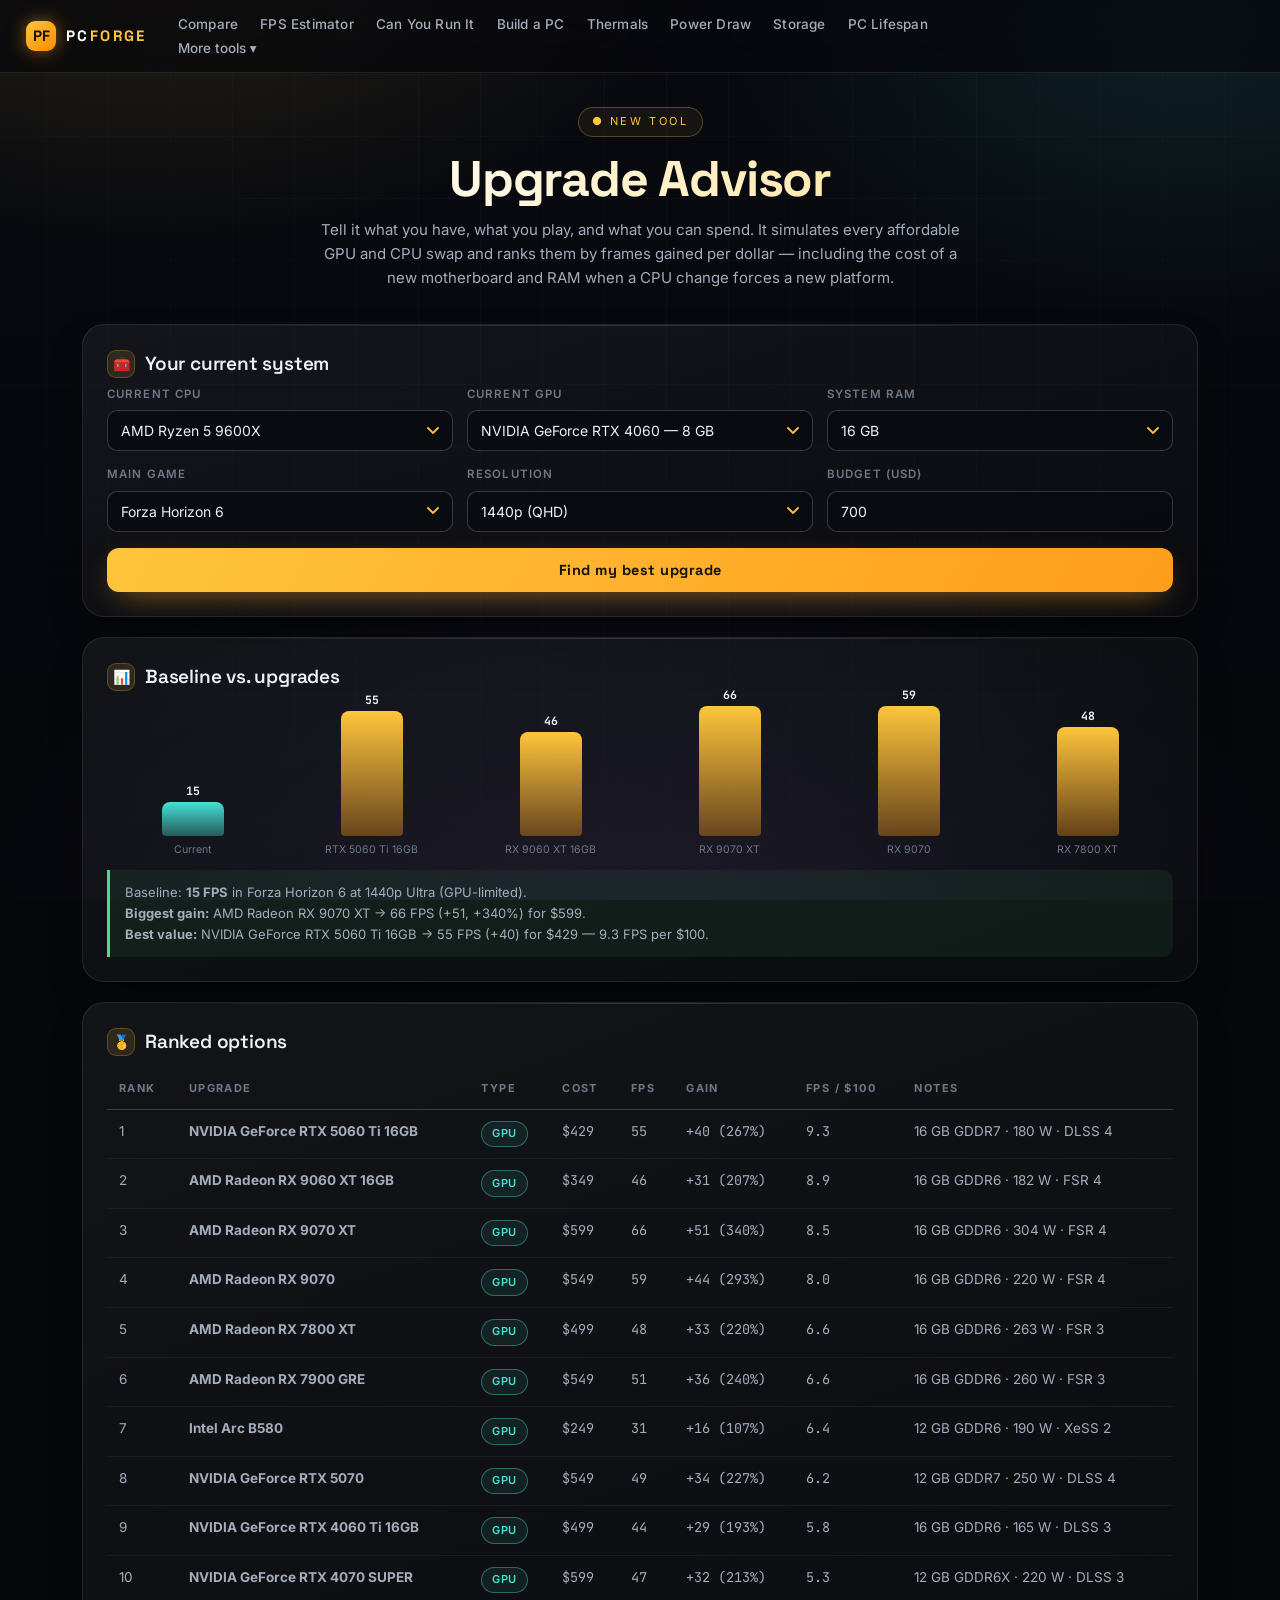
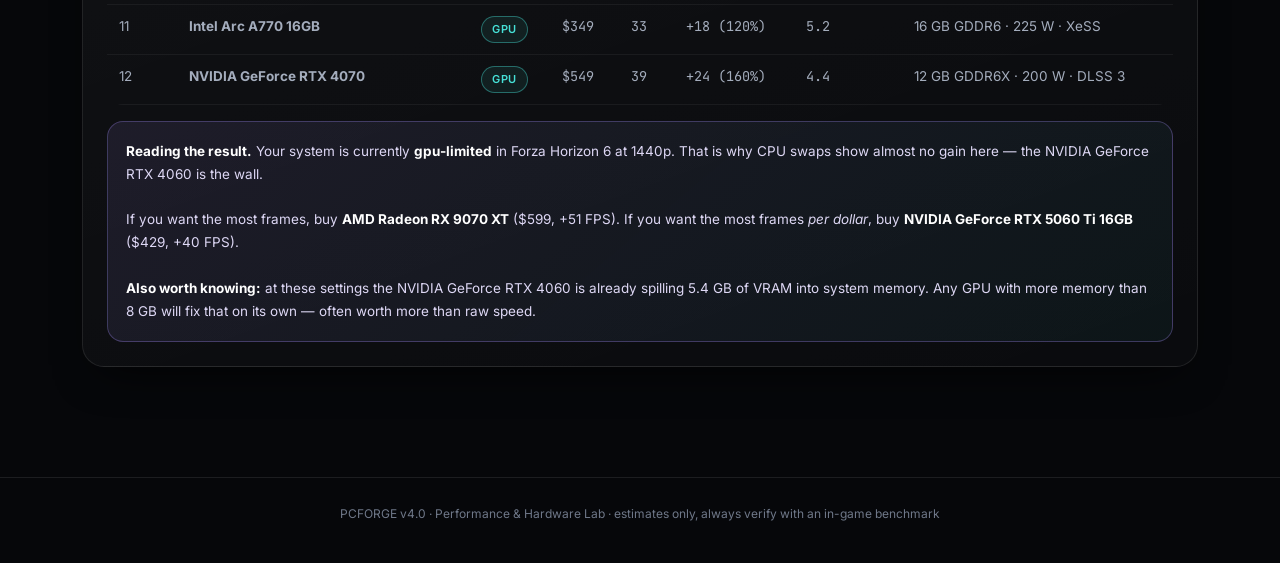
<file: upgrade.html>
<!DOCTYPE html>
<html lang="en">
<head>
<meta charset="UTF-8">
<meta name="viewport" content="width=device-width, initial-scale=1">
<title>Upgrade Advisor — PCFORGE</title>
<link rel="preconnect" href="https://fonts.googleapis.com">
<link rel="preconnect" href="https://fonts.gstatic.com" crossorigin>
<link rel="stylesheet" href="assets/fonts.css">
<link rel="stylesheet" href="assets/theme.css">
</head>
<body>

<div class="pf-container">

  <header class="pf-hero">
    <div class="pf-eyebrow">● New tool</div>
    <h1>Upgrade Advisor</h1>
    <p>Tell it what you have, what you play, and what you can spend. It simulates every
       affordable GPU and CPU swap and ranks them by frames gained per dollar — including
       the cost of a new motherboard and RAM when a CPU change forces a new platform.</p>
  </header>

  <section class="pf-card pf-card-hover reveal">
    <h2><span class="ico">🧰</span> Your current system</h2>
    <div class="pf-grid pf-grid-3">
      <div><label class="pf-label" for="cpu">Current CPU</label><select id="cpu"></select></div>
      <div><label class="pf-label" for="gpu">Current GPU</label><select id="gpu"></select></div>
      <div><label class="pf-label" for="ramAmount">System RAM</label><select id="ramAmount"></select></div>
    </div>
    <div class="pf-grid pf-grid-3" style="margin-top:14px;">
      <div><label class="pf-label" for="game">Main game</label><select id="game"></select></div>
      <div><label class="pf-label" for="resolution">Resolution</label><select id="resolution"></select></div>
      <div><label class="pf-label" for="budget">Budget (USD)</label><input type="number" id="budget" value="700" min="50" step="50"></div>
    </div>
    <button class="pf-btn" id="run">Find my best upgrade</button>
  </section>

  <section class="pf-card reveal">
    <h2><span class="ico">📊</span> Baseline vs. upgrades</h2>
    <div id="chart"></div>
    <div class="pf-note" id="headline"></div>
  </section>

  <section class="pf-card reveal">
    <h2><span class="ico">🥇</span> Ranked options</h2>
    <div class="pf-scroll"><table class="pf-table" id="table"></table></div>
    <div class="pf-summary" id="summary"></div>
  </section>

</div>

<script src="assets/data.js"></script>
<script src="assets/engine.js"></script>
<script>
const S = { cpu: "9600x", gpu: "rtx4060", game: "fh6", resolution: "1440p", budget: 700, ramGb: 16 };

fillSelect(document.getElementById("cpu"), CPUS.filter(c => !c.integrated), { groupKey: "brand", value: S.cpu });
fillSelect(document.getElementById("gpu"), GPUS, { groupKey: "brand", value: S.gpu, labelFn: g => `${g.name} — ${g.vram} GB` });
fillSelect(document.getElementById("game"), GAMES, { groupKey: "genre", value: S.game });
fillEnumSelect(document.getElementById("resolution"), RESOLUTIONS, S.resolution);
fillSelect(document.getElementById("ramAmount"), RAM_AMOUNTS.map(a => ({ id: a, name: a + " GB" })), { value: 16 });

/* A CPU move to a different socket needs a board + a memory kit. */
const PLATFORM_COST = {
  "AM5":     { board: 190, ram: 110, label: "AM5 board + DDR5 kit" },
  "AM4":     { board: 110, ram: 60,  label: "AM4 board + DDR4 kit" },
  "LGA 1851":{ board: 230, ram: 110, label: "LGA 1851 board + DDR5 kit" },
  "LGA 1700":{ board: 160, ram: 100, label: "LGA 1700 board + memory kit" },
  "sTR5":    { board: 700, ram: 400, label: "sTR5 board + RDIMM kit" },
  "LGA 1151":{ board: 120, ram: 60,  label: "LGA 1151 board + DDR4 kit" },
  "LGA 1200":{ board: 140, ram: 70,  label: "LGA 1200 board + DDR4 kit" }
};

function fpsFor(cpuId, gpuId) {
  const r = estimate({ cpu: cpuId, gpu: gpuId, game: S.game, resolution: S.resolution,
                       quality: "ultra", rt: gameSupportsRT(gameById(S.game)) ? "high" : "off",
                       upscaler: "off", fg: "off", ramGb: S.ramGb, ramSpeed: "ddr5-6000" });
  return r.blocked ? null : r;
}

function run() {
  const base = fpsFor(S.cpu, S.gpu);
  const curCpu = cpuById(S.cpu), curGpu = gpuById(S.gpu);
  const opts = [];

  /* ---- GPU swaps ---- */
  GPUS.forEach(g => {
    if (g.id === S.gpu || !g.price || g.price > S.budget) return;
    if (g.index <= curGpu.index) return;
    const r = fpsFor(S.cpu, g.id);
    if (!r) return;
    opts.push({ kind: "GPU", name: g.name, cost: g.price, fps: r.fps, r,
                note: `${g.vram} GB ${g.vramType} · ${g.tdp} W · ${upscalerName(g)}` });
  });

  /* ---- CPU swaps (same socket = drop-in, otherwise a full platform move) ---- */
  CPUS.filter(c => !c.integrated && c.price).forEach(c => {
    if (c.id === S.cpu || c.price > S.budget) return;
    if (c.gaming <= curCpu.gaming) return;
    const sameSocket = c.socket === curCpu.socket;
    const plat = sameSocket ? { board: 0, ram: 0, label: "drop-in, same socket" } : (PLATFORM_COST[c.socket] || { board: 180, ram: 100, label: "new board + memory" });
    const cost = c.price + plat.board + plat.ram;
    if (cost > S.budget) return;
    const r = fpsFor(c.id, S.gpu);
    if (!r) return;
    opts.push({ kind: "CPU", name: c.name, cost, fps: r.fps, r,
                note: `${c.cores}C/${c.threads}T · ${plat.label}` });
  });

  /* ---- RAM top-up ---- */
  const game = gameById(S.game);
  if (S.ramGb < game.recRam) {
    const cost = Math.round((game.recRam - S.ramGb) * 3.2);
    const r = estimate({ cpu: S.cpu, gpu: S.gpu, game: S.game, resolution: S.resolution,
                         quality: "ultra", rt: gameSupportsRT(game) ? "high" : "off",
                         upscaler: "off", fg: "off", ramGb: game.recRam, ramSpeed: "ddr5-6000" });
    if (!r.blocked && cost <= S.budget) {
      opts.push({ kind: "RAM", name: `Upgrade to ${game.recRam} GB`, cost, fps: r.fps, r,
                  note: "Cheap, and fixes stutter more than average FPS" });
    }
  }

  opts.forEach(o => {
    o.gain = o.fps - base.fps;
    o.pct = o.gain / base.fps * 100;
    o.perDollar = o.gain / Math.max(o.cost, 1) * 100;
  });
  const viable = opts.filter(o => o.gain >= 2);
  viable.sort((a, b) => b.perDollar - a.perDollar);

  /* ---- chart ---- */
  const top = viable.slice(0, 5);
  const chartVals = [base.fps, ...top.map(o => o.fps)];
  const chartLabs = ["Current", ...top.map(o => o.name.replace(/^(NVIDIA GeForce|AMD Radeon|AMD Ryzen|Intel Core|Upgrade to)/, "").trim())];
  document.getElementById("chart").innerHTML = sparkline(chartVals, chartLabs, 0);
  mountCharts(document.getElementById("chart"));

  /* ---- headline ---- */
  const hl = document.getElementById("headline");
  if (!viable.length) {
    hl.className = "pf-note red";
    hl.innerHTML = `<b>Nothing in a $${fmt(S.budget)} budget moves the needle by 2 FPS or more.</b>
      Your ${base.bottleneck.kind === "cpu" ? "CPU" : "GPU"} is the limit, and the parts that would fix it cost more than your budget.
      Either raise the budget or use the <a class="c-gold" href="optimizer.html">Settings Optimizer</a> to get more from what you have.`;
  } else {
    const winner = [...viable].sort((a, b) => b.gain - a.gain)[0];
    const value = viable[0];
    hl.className = "pf-note green";
    hl.innerHTML = `Baseline: <b>${base.fps} FPS</b> in ${game.name} at ${S.resolution} Ultra
      (${base.bottleneck.kind === "balanced" ? "well balanced" : base.bottleneck.kind.toUpperCase() + "-limited"}).<br>
      <b>Biggest gain:</b> ${winner.name} → ${winner.fps} FPS (+${winner.gain}, +${winner.pct.toFixed(0)}%) for $${fmt(winner.cost)}.<br>
      <b>Best value:</b> ${value.name} → ${value.fps} FPS (+${value.gain}) for $${fmt(value.cost)} — ${value.perDollar.toFixed(1)} FPS per $100.`;
  }

  /* ---- table ---- */
  document.getElementById("table").innerHTML = viable.length ? `
    <thead><tr><th>Rank</th><th>Upgrade</th><th>Type</th><th>Cost</th><th>FPS</th><th>Gain</th><th>FPS / $100</th><th>Notes</th></tr></thead>
    <tbody>${viable.slice(0, 12).map((o, i) => `
      <tr${i === 0 ? ' class="best"' : ""}>
        <td>${i + 1}</td>
        <td><b>${o.name}</b></td>
        <td><span class="pf-chip ${o.kind === "GPU" ? "cyan" : o.kind === "CPU" ? "violet" : "gold"}">${o.kind}</span></td>
        <td class="pf-mono">$${fmt(o.cost)}</td>
        <td class="pf-mono">${o.fps}</td>
        <td class="pf-mono c-green">+${o.gain} (${o.pct.toFixed(0)}%)</td>
        <td class="pf-mono">${o.perDollar.toFixed(1)}</td>
        <td>${o.note}</td>
      </tr>`).join("")}</tbody>`
    : `<tbody><tr><td>No upgrade inside this budget clears the 2 FPS threshold.</td></tr></tbody>`;

  /* ---- narrative ---- */
  const sum = document.getElementById("summary");
  if (!viable.length) { sum.innerHTML = ""; return; }
  const value = viable[0];
  const best = [...viable].sort((a, b) => b.gain - a.gain)[0];
  sum.innerHTML = `
    <b>Reading the result.</b> Your system is currently <b>${base.bottleneck.kind === "balanced" ? "balanced" : base.bottleneck.kind + "-limited"}</b>
    in ${game.name} at ${S.resolution}. ${base.bottleneck.kind === "cpu"
      ? `That is why swapping the GPU barely helps — the ${curCpu.name} cannot feed frames any faster.`
      : base.bottleneck.kind === "gpu"
      ? `That is why CPU swaps show almost no gain here — the ${curGpu.name} is the wall.`
      : "Both halves are close, so either upgrade will pay off."}
    <br><br>If you want the most frames, buy <b>${best.name}</b> ($${fmt(best.cost)}, +${best.gain} FPS).
    If you want the most frames <i>per dollar</i>, buy <b>${value.name}</b> ($${fmt(value.cost)}, +${value.gain} FPS).
    ${base.vram.state === "over" ? `<br><br><b>Also worth knowing:</b> at these settings the ${curGpu.name} is already spilling
      ${base.vram.overflow.toFixed(1)} GB of VRAM into system memory. Any GPU with more memory than ${curGpu.vram} GB
      will fix that on its own — often worth more than raw speed.` : ""}`;
}

["cpu", "gpu", "game", "resolution"].forEach(id => on(id, "change", () => { S[id] = val(id); run(); }));
on("ramAmount", "change", () => { S.ramGb = num("ramAmount", 16); run(); });
on("budget", "input", () => { S.budget = num("budget", 700); run(); });
on("run", "click", () => { run(); toast("Upgrade paths simulated"); });

run();
</script>
</body>
</html>
</file>
<file: assets/fonts.css>
/* Webfonts are loaded from a separate file so the request runs in parallel
   with theme.css and degrades gracefully to system fonts when offline. */
@import url('https://fonts.googleapis.com/css2?family=Space+Grotesk:wght@400;500;600;700&family=Inter:wght@400;500;600;700&family=JetBrains+Mono:wght@400;600&display=swap');
</file>
<file: assets/theme.css>
/* ============================================================
   PCFORGE — shared design system
   ============================================================ */
:root {
  --bg-0: #06070a;
  --bg-1: #0b0d13;
  --bg-2: #11141d;
  --surface: rgba(255, 255, 255, 0.035);
  --surface-2: rgba(255, 255, 255, 0.06);
  --line: rgba(255, 255, 255, 0.09);
  --line-strong: rgba(255, 255, 255, 0.18);

  --gold: #ffc53d;
  --gold-soft: #ffe08a;
  --amber: #ff9f1c;
  --cyan: #46e0d6;
  --violet: #a78bfa;
  --green: #4ade80;
  --red: #ff5d6c;
  --orange: #ffa94d;
  --blue: #5eb8ff;

  --text: #eef1f6;
  --text-dim: #a4adbd;
  --text-mute: #6f7889;

  --r-sm: 10px;
  --r-md: 16px;
  --r-lg: 22px;

  --shadow: 0 18px 45px -20px rgba(0, 0, 0, 0.9);
  --glow-gold: 0 0 0 1px rgba(255, 197, 61, 0.35), 0 12px 40px -14px rgba(255, 197, 61, 0.45);

  --font-display: "Space Grotesk", "Segoe UI", system-ui, sans-serif;
  --font-body: "Inter", "Segoe UI", system-ui, -apple-system, sans-serif;
  --font-mono: "JetBrains Mono", ui-monospace, "Cascadia Code", monospace;
}

* { box-sizing: border-box; }

html { scroll-behavior: smooth; }

body {
  margin: 0;
  min-height: 100vh;
  background: var(--bg-0);
  color: var(--text);
  font-family: var(--font-body);
  font-size: 15px;
  line-height: 1.6;
  -webkit-font-smoothing: antialiased;
  overflow-x: hidden;
}

/* animated backdrop */
body::before {
  content: "";
  position: fixed;
  inset: 0;
  z-index: -2;
  background:
    radial-gradient(900px 520px at 12% -8%, rgba(255, 197, 61, 0.13), transparent 62%),
    radial-gradient(760px 480px at 92% 4%, rgba(70, 224, 214, 0.10), transparent 60%),
    radial-gradient(1100px 700px at 50% 108%, rgba(167, 139, 250, 0.10), transparent 65%),
    linear-gradient(180deg, #080a10 0%, #05060a 100%);
}

body::after {
  content: "";
  position: fixed;
  inset: -40%;
  z-index: -1;
  pointer-events: none;
  background-image:
    linear-gradient(rgba(255, 255, 255, 0.028) 1px, transparent 1px),
    linear-gradient(90deg, rgba(255, 255, 255, 0.028) 1px, transparent 1px);
  background-size: 62px 62px;
  mask-image: radial-gradient(circle at 50% 25%, #000 0%, transparent 72%);
  animation: gridDrift 42s linear infinite;
}

@keyframes gridDrift {
  from { transform: translate3d(0, 0, 0); }
  to   { transform: translate3d(62px, 62px, 0); }
}

::selection { background: rgba(255, 197, 61, 0.28); color: #fff; }

/* ---------------- scrollbars ---------------- */
::-webkit-scrollbar { width: 11px; height: 11px; }
::-webkit-scrollbar-track { background: #0a0c11; }
::-webkit-scrollbar-thumb {
  background: linear-gradient(180deg, #3a3f4d, #22262f);
  border-radius: 99px;
  border: 2px solid #0a0c11;
}
::-webkit-scrollbar-thumb:hover { background: linear-gradient(180deg, #5b6274, #333846); }

/* ============================================================
   NAV
   ============================================================ */
.pf-nav {
  position: sticky;
  top: 0;
  z-index: 900;
  display: flex;
  align-items: center;
  gap: 6px;
  flex-wrap: wrap;
  padding: 12px 26px;
  background: rgba(7, 8, 12, 0.72);
  backdrop-filter: blur(16px) saturate(140%);
  -webkit-backdrop-filter: blur(16px) saturate(140%);
  border-bottom: 1px solid var(--line);
}

.pf-brand {
  display: flex;
  align-items: center;
  gap: 10px;
  text-decoration: none;
  margin-right: 14px;
  flex-shrink: 0;
}

.pf-brand-mark {
  width: 30px; height: 30px;
  display: grid; place-items: center;
  border-radius: 9px;
  background: linear-gradient(140deg, var(--gold), #ff8a00);
  color: #1a1200;
  font-family: var(--font-display);
  font-weight: 700;
  font-size: 15px;
  box-shadow: 0 0 18px rgba(255, 170, 40, 0.5);
}

.pf-brand-name {
  font-family: var(--font-display);
  font-weight: 700;
  letter-spacing: 2.4px;
  font-size: 15px;
  color: #fff;
}

.pf-brand-name span { color: var(--gold); }

.pf-nav-link {
  position: relative;
  color: var(--text-dim);
  text-decoration: none;
  font-size: 13.5px;
  font-weight: 500;
  letter-spacing: 0.2px;
  padding: 7px 11px;
  border-radius: 9px;
  transition: color 0.2s ease, background 0.2s ease;
  white-space: nowrap;
}

.pf-nav-link:hover { color: #fff; background: rgba(255, 255, 255, 0.05); }

.pf-nav-link.active { color: #fff; background: rgba(255, 197, 61, 0.10); }

.pf-nav-link.active::after {
  content: "";
  position: absolute;
  left: 11px; right: 11px; bottom: 2px;
  height: 2px;
  border-radius: 2px;
  background: linear-gradient(90deg, var(--gold), var(--amber));
  box-shadow: 0 0 10px rgba(255, 197, 61, 0.8);
  animation: navIn 0.35s cubic-bezier(0.2, 0.9, 0.2, 1);
}

@keyframes navIn { from { transform: scaleX(0); } to { transform: scaleX(1); } }

.pf-nav-spacer { flex: 1 1 auto; }

/* dropdown */
.pf-more { position: relative; }

.pf-more-btn {
  cursor: pointer;
  color: var(--text-dim);
  font-size: 13.5px;
  font-weight: 500;
  padding: 7px 11px;
  border-radius: 9px;
  transition: 0.2s ease;
  user-select: none;
}

.pf-more-btn:hover { color: #fff; background: rgba(255, 255, 255, 0.05); }

.pf-more-menu {
  position: absolute;
  top: calc(100% + 10px);
  right: 0;
  min-width: 246px;
  padding: 8px;
  display: none;
  flex-direction: column;
  gap: 2px;
  background: rgba(12, 14, 20, 0.96);
  border: 1px solid var(--line-strong);
  border-radius: var(--r-md);
  box-shadow: var(--shadow);
  backdrop-filter: blur(14px);
}

.pf-more-menu.open { display: flex; animation: pop 0.22s cubic-bezier(0.2, 0.9, 0.2, 1); }

@keyframes pop { from { opacity: 0; transform: translateY(-6px) scale(0.98); } to { opacity: 1; transform: none; } }

.pf-more-menu a {
  color: var(--text-dim);
  text-decoration: none;
  font-size: 13.5px;
  padding: 9px 11px;
  border-radius: 10px;
  transition: 0.18s ease;
  display: flex;
  flex-direction: column;
  gap: 2px;
}

.pf-more-menu a small { color: var(--text-mute); font-size: 11.5px; }
.pf-more-menu a:hover { background: rgba(255, 197, 61, 0.10); color: #fff; }
.pf-more-menu a:hover small { color: var(--gold-soft); }

.pf-burger {
  display: none;
  margin-left: auto;
  background: none;
  border: 1px solid var(--line-strong);
  border-radius: 9px;
  color: var(--text);
  padding: 7px 11px;
  cursor: pointer;
  font-size: 15px;
}

@media (max-width: 1080px) {
  .pf-burger { display: block; }
  .pf-nav-links {
    display: none;
    width: 100%;
    flex-direction: column;
    align-items: stretch;
    gap: 2px;
    padding-top: 8px;
  }
  .pf-nav-links.open { display: flex; }
  .pf-more-menu { position: static; min-width: 0; box-shadow: none; }
}

/* ============================================================
   LAYOUT
   ============================================================ */
.pf-container {
  max-width: 1160px;
  margin: 0 auto;
  padding: 34px 22px 90px;
}

.pf-hero {
  text-align: center;
  margin-bottom: 34px;
}

.pf-eyebrow {
  display: inline-flex;
  align-items: center;
  gap: 8px;
  font-size: 11px;
  letter-spacing: 2.6px;
  text-transform: uppercase;
  color: var(--gold);
  padding: 5px 13px;
  border: 1px solid rgba(255, 197, 61, 0.28);
  border-radius: 99px;
  background: rgba(255, 197, 61, 0.06);
  margin-bottom: 16px;
}

.pf-hero h1 {
  font-family: var(--font-display);
  font-size: clamp(30px, 5vw, 50px);
  font-weight: 700;
  letter-spacing: -1.2px;
  line-height: 1.06;
  margin: 0 0 12px;
  background: linear-gradient(100deg, #fff 8%, var(--gold-soft) 42%, var(--amber) 62%, #fff 92%);
  background-size: 220% 100%;
  -webkit-background-clip: text;
  background-clip: text;
  -webkit-text-fill-color: transparent;
  animation: sheen 7s ease-in-out infinite;
}

@keyframes sheen {
  0%, 100% { background-position: 0% 50%; }
  50%      { background-position: 100% 50%; }
}

.pf-hero p {
  max-width: 660px;
  margin: 0 auto;
  color: var(--text-dim);
  font-size: 15px;
}

/* ---------------- cards ---------------- */
.pf-card {
  position: relative;
  background: linear-gradient(160deg, rgba(255, 255, 255, 0.055), rgba(255, 255, 255, 0.018));
  border: 1px solid var(--line);
  border-radius: var(--r-lg);
  padding: 24px;
  margin-bottom: 20px;
  box-shadow: var(--shadow);
  overflow: hidden;
}

.pf-card::before {
  content: "";
  position: absolute;
  inset: 0 0 auto 0;
  height: 1px;
  background: linear-gradient(90deg, transparent, rgba(255, 255, 255, 0.22), transparent);
  opacity: 0.7;
}

.pf-card-hover { transition: transform 0.32s cubic-bezier(0.2, 0.9, 0.2, 1), border-color 0.32s ease, box-shadow 0.32s ease; }
.pf-card-hover:hover {
  transform: translateY(-3px);
  border-color: rgba(255, 197, 61, 0.34);
  box-shadow: 0 24px 55px -24px rgba(255, 170, 40, 0.32);
}

.pf-card h2 {
  font-family: var(--font-display);
  font-size: 19px;
  font-weight: 600;
  letter-spacing: -0.2px;
  margin: 0 0 6px;
  display: flex;
  align-items: center;
  gap: 10px;
}

.pf-card h2 .ico {
  display: grid; place-items: center;
  width: 28px; height: 28px;
  border-radius: 9px;
  background: rgba(255, 197, 61, 0.12);
  border: 1px solid rgba(255, 197, 61, 0.24);
  font-size: 14px;
}

.pf-card > p:first-of-type, .pf-lede { color: var(--text-dim); font-size: 13.5px; margin: 0 0 16px; }

.pf-section-title {
  font-family: var(--font-display);
  font-size: 12px;
  letter-spacing: 2.2px;
  text-transform: uppercase;
  color: var(--text-mute);
  margin: 26px 0 12px;
}

/* ---------------- grids ---------------- */
.pf-grid { display: grid; gap: 14px; }
.pf-grid-2 { grid-template-columns: repeat(2, minmax(0, 1fr)); }
.pf-grid-3 { grid-template-columns: repeat(3, minmax(0, 1fr)); }
.pf-grid-4 { grid-template-columns: repeat(4, minmax(0, 1fr)); }
.pf-grid-5 { grid-template-columns: repeat(5, minmax(0, 1fr)); }

@media (max-width: 900px) {
  .pf-grid-3, .pf-grid-4, .pf-grid-5 { grid-template-columns: repeat(2, minmax(0, 1fr)); }
}
@media (max-width: 620px) {
  .pf-grid-2, .pf-grid-3, .pf-grid-4, .pf-grid-5 { grid-template-columns: 1fr; }
  .pf-container { padding: 22px 14px 70px; }
  .pf-card { padding: 18px; }
}

/* ---------------- form controls ---------------- */
label.pf-label {
  display: block;
  font-size: 11.5px;
  font-weight: 600;
  letter-spacing: 1.1px;
  text-transform: uppercase;
  color: var(--text-mute);
  margin-bottom: 7px;
}

select, input[type="number"], input[type="text"] {
  width: 100%;
  background: rgba(9, 11, 16, 0.85);
  color: var(--text);
  border: 1px solid var(--line-strong);
  border-radius: var(--r-sm);
  padding: 11px 13px;
  font-family: var(--font-body);
  font-size: 14px;
  transition: border-color 0.2s ease, box-shadow 0.2s ease, background 0.2s ease;
  appearance: none;
}

select {
  background-image: url("data:image/svg+xml;utf8,<svg xmlns='http://www.w3.org/2000/svg' width='12' height='8' viewBox='0 0 12 8'><path d='M1 1l5 5 5-5' stroke='%23ffc53d' stroke-width='1.8' fill='none' stroke-linecap='round'/></svg>");
  background-repeat: no-repeat;
  background-position: right 13px center;
  padding-right: 34px;
  cursor: pointer;
}

select:hover, input:hover { border-color: rgba(255, 197, 61, 0.45); }

select:focus, input:focus {
  outline: none;
  border-color: var(--gold);
  box-shadow: 0 0 0 3px rgba(255, 197, 61, 0.16);
}

select option { background: #0d0f15; color: var(--text); }
select option:disabled { color: #5b6272; }

.pf-btn {
  position: relative;
  display: inline-flex;
  align-items: center;
  justify-content: center;
  gap: 9px;
  width: 100%;
  padding: 13px 20px;
  margin-top: 16px;
  border: 0;
  border-radius: 12px;
  background: linear-gradient(120deg, var(--gold), #ff9d1c);
  color: #171102;
  font-family: var(--font-display);
  font-size: 14.5px;
  font-weight: 700;
  letter-spacing: 0.5px;
  cursor: pointer;
  overflow: hidden;
  transition: transform 0.18s ease, box-shadow 0.25s ease, filter 0.2s ease;
  box-shadow: 0 10px 30px -12px rgba(255, 165, 30, 0.7);
}

.pf-btn::after {
  content: "";
  position: absolute;
  top: 0; left: -120%;
  width: 60%; height: 100%;
  background: linear-gradient(100deg, transparent, rgba(255, 255, 255, 0.5), transparent);
  transition: left 0.6s ease;
}

.pf-btn:hover { transform: translateY(-2px); filter: brightness(1.06); box-shadow: 0 16px 38px -12px rgba(255, 165, 30, 0.85); }
.pf-btn:hover::after { left: 130%; }
.pf-btn:active { transform: translateY(0) scale(0.99); }

.pf-btn.ghost {
  background: rgba(255, 255, 255, 0.05);
  color: var(--text);
  border: 1px solid var(--line-strong);
  box-shadow: none;
}
.pf-btn.ghost:hover { border-color: rgba(255, 197, 61, 0.5); box-shadow: 0 0 22px -8px rgba(255, 197, 61, 0.6); }

/* ---------------- result readouts ---------------- */
.pf-stat {
  background: linear-gradient(160deg, rgba(255, 255, 255, 0.05), rgba(255, 255, 255, 0.015));
  border: 1px solid var(--line);
  border-radius: var(--r-md);
  padding: 16px;
  transition: border-color 0.25s ease, transform 0.25s ease;
}
.pf-stat:hover { border-color: rgba(255, 197, 61, 0.3); transform: translateY(-2px); }

.pf-stat-label {
  font-size: 11px;
  letter-spacing: 1.5px;
  text-transform: uppercase;
  color: var(--text-mute);
  margin-bottom: 6px;
}

.pf-stat-value {
  font-family: var(--font-display);
  font-size: 30px;
  font-weight: 700;
  line-height: 1.1;
  letter-spacing: -0.6px;
  font-variant-numeric: tabular-nums;
}

.pf-stat-value small { font-size: 13px; font-weight: 500; color: var(--text-mute); letter-spacing: 0; }
.pf-stat-note { font-size: 12px; color: var(--text-dim); margin-top: 5px; line-height: 1.45; }

.pf-hero-fps {
  text-align: center;
  padding: 30px 20px;
  border-radius: var(--r-lg);
  border: 1px solid var(--line);
  background: radial-gradient(120% 140% at 50% 0%, rgba(255, 255, 255, 0.07), rgba(255, 255, 255, 0.015));
}

.pf-hero-fps .num {
  font-family: var(--font-display);
  font-size: clamp(56px, 12vw, 96px);
  font-weight: 700;
  line-height: 1;
  letter-spacing: -3px;
  font-variant-numeric: tabular-nums;
}

.pf-hero-fps .unit {
  font-size: 13px;
  letter-spacing: 3.4px;
  text-transform: uppercase;
  color: var(--text-mute);
  margin-top: 8px;
}

.pf-verdict {
  display: inline-block;
  margin-top: 14px;
  padding: 6px 15px;
  border-radius: 99px;
  font-size: 13px;
  font-weight: 600;
  border: 1px solid currentColor;
}

.c-red    { color: var(--red); }
.c-orange { color: var(--orange); }
.c-gold   { color: var(--gold); }
.c-green  { color: var(--green); }
.c-cyan   { color: var(--cyan); }
.c-blue   { color: var(--blue); }
.c-violet { color: var(--violet); }
.c-dim    { color: var(--text-mute); }

.glow-red    { text-shadow: 0 0 26px rgba(255, 93, 108, 0.55); }
.glow-orange { text-shadow: 0 0 26px rgba(255, 169, 77, 0.5); }
.glow-gold   { text-shadow: 0 0 26px rgba(255, 197, 61, 0.5); }
.glow-green  { text-shadow: 0 0 26px rgba(74, 222, 128, 0.5); }
.glow-cyan   { text-shadow: 0 0 26px rgba(70, 224, 214, 0.5); }

/* ---------------- bars ---------------- */
.pf-bar {
  position: relative;
  height: 9px;
  border-radius: 99px;
  background: rgba(255, 255, 255, 0.07);
  overflow: hidden;
  margin-top: 10px;
}

.pf-bar > i {
  display: block;
  height: 100%;
  width: 0;
  border-radius: 99px;
  background: linear-gradient(90deg, var(--gold), var(--amber));
  transition: width 1.1s cubic-bezier(0.2, 0.9, 0.2, 1);
  box-shadow: 0 0 14px rgba(255, 170, 40, 0.6);
}

.pf-bar.green > i { background: linear-gradient(90deg, #22c55e, #86efac); box-shadow: 0 0 14px rgba(74, 222, 128, 0.5); }
.pf-bar.red   > i { background: linear-gradient(90deg, #ef4444, #ff8f9b); box-shadow: 0 0 14px rgba(255, 93, 108, 0.5); }
.pf-bar.cyan  > i { background: linear-gradient(90deg, #06b6d4, #67e8f9); box-shadow: 0 0 14px rgba(70, 224, 214, 0.5); }
.pf-bar.violet> i { background: linear-gradient(90deg, #8b5cf6, #c4b5fd); box-shadow: 0 0 14px rgba(167, 139, 250, 0.5); }

/* VRAM gauge */
.pf-gauge {
  position: relative;
  height: 26px;
  border-radius: 8px;
  background: rgba(255, 255, 255, 0.06);
  border: 1px solid var(--line);
  overflow: hidden;
}

.pf-gauge > i {
  position: absolute;
  inset: 0 auto 0 0;
  width: 0;
  transition: width 1.1s cubic-bezier(0.2, 0.9, 0.2, 1);
  background: linear-gradient(90deg, #22c55e, #a3e635);
}
.pf-gauge.warn > i { background: linear-gradient(90deg, #f59e0b, #fbbf24); }
.pf-gauge.over > i { background: linear-gradient(90deg, #ef4444, #ff7a86); }

.pf-gauge > .spill {
  position: absolute;
  inset: 0 0 0 auto;
  background: repeating-linear-gradient(45deg, rgba(255, 93, 108, 0.55) 0 8px, rgba(255, 93, 108, 0.22) 8px 16px);
  animation: spill 1.1s linear infinite;
  transition: width 1.1s cubic-bezier(0.2, 0.9, 0.2, 1);
  width: 0;
}

@keyframes spill { to { background-position: 22.6px 0; } }

.pf-gauge > b {
  position: absolute;
  inset: 0;
  display: grid;
  place-items: center;
  font-size: 11.5px;
  font-weight: 600;
  letter-spacing: 0.6px;
  color: #fff;
  text-shadow: 0 1px 4px rgba(0, 0, 0, 0.8);
  font-family: var(--font-mono);
}

/* ---------------- tables ---------------- */
.pf-table { width: 100%; border-collapse: collapse; font-size: 13.5px; margin-top: 6px; }

.pf-table th {
  text-align: left;
  padding: 11px 12px;
  font-size: 11px;
  letter-spacing: 1.4px;
  text-transform: uppercase;
  color: var(--text-mute);
  border-bottom: 1px solid var(--line-strong);
  white-space: nowrap;
}

.pf-table td {
  padding: 11px 12px;
  border-bottom: 1px solid rgba(255, 255, 255, 0.05);
  color: var(--text-dim);
  vertical-align: top;
}

.pf-table tbody tr { transition: background 0.18s ease; }
.pf-table tbody tr:hover { background: rgba(255, 197, 61, 0.05); }
.pf-table tbody tr:hover td { color: var(--text); }

.pf-table .spec-label {
  font-weight: 600;
  color: var(--text);
  white-space: nowrap;
  width: 190px;
}

.pf-table.best td { background: rgba(74, 222, 128, 0.07); }

.pf-scroll { overflow-x: auto; border-radius: var(--r-md); }

/* ---------------- chips / tags ---------------- */
.pf-chip {
  display: inline-flex;
  align-items: center;
  gap: 5px;
  padding: 3.5px 10px;
  border-radius: 99px;
  font-size: 11px;
  font-weight: 600;
  letter-spacing: 0.4px;
  border: 1px solid var(--line-strong);
  color: var(--text-dim);
  background: rgba(255, 255, 255, 0.04);
  white-space: nowrap;
}
.pf-chip.gold   { color: var(--gold);   border-color: rgba(255, 197, 61, 0.4);  background: rgba(255, 197, 61, 0.08); }
.pf-chip.green  { color: var(--green);  border-color: rgba(74, 222, 128, 0.4);  background: rgba(74, 222, 128, 0.08); }
.pf-chip.red    { color: var(--red);    border-color: rgba(255, 93, 108, 0.4);  background: rgba(255, 93, 108, 0.08); }
.pf-chip.cyan   { color: var(--cyan);   border-color: rgba(70, 224, 214, 0.4);  background: rgba(70, 224, 214, 0.08); }
.pf-chip.violet { color: var(--violet); border-color: rgba(167, 139, 250, 0.4); background: rgba(167, 139, 250, 0.08); }
.pf-chip.orange { color: var(--orange); border-color: rgba(255, 169, 77, 0.4);  background: rgba(255, 169, 77, 0.08); }

/* ---------------- callouts ---------------- */
.pf-note {
  border-left: 3px solid var(--gold);
  background: rgba(255, 197, 61, 0.06);
  padding: 12px 15px;
  border-radius: 0 var(--r-sm) var(--r-sm) 0;
  font-size: 13px;
  color: var(--text-dim);
  margin-top: 14px;
}
.pf-note.red    { border-color: var(--red);   background: rgba(255, 93, 108, 0.07); }
.pf-note.green  { border-color: var(--green); background: rgba(74, 222, 128, 0.07); }
.pf-note.cyan   { border-color: var(--cyan);  background: rgba(70, 224, 214, 0.07); }
.pf-note ul { margin: 6px 0 0; padding-left: 18px; }
.pf-note li { margin: 4px 0; }

.pf-summary {
  border: 1px solid rgba(167, 139, 250, 0.3);
  background: linear-gradient(140deg, rgba(167, 139, 250, 0.10), rgba(70, 224, 214, 0.05));
  border-radius: var(--r-md);
  padding: 18px;
  font-size: 13.5px;
  color: #ded8f5;
  line-height: 1.7;
  margin-top: 16px;
}
.pf-summary b { color: #fff; }

/* ---------------- chart ---------------- */
.pf-chart { display: flex; align-items: flex-end; gap: 8px; height: 150px; margin-top: 14px; }

.pf-chart .col { flex: 1; display: flex; flex-direction: column; align-items: center; gap: 7px; height: 100%; justify-content: flex-end; }

.pf-chart .bar {
  width: 100%;
  max-width: 62px;
  border-radius: 8px 8px 4px 4px;
  background: linear-gradient(180deg, var(--gold), rgba(255, 157, 28, 0.35));
  height: 0;
  transition: height 1s cubic-bezier(0.2, 0.9, 0.2, 1);
  position: relative;
}
.pf-chart .bar.hl { background: linear-gradient(180deg, var(--cyan), rgba(70, 224, 214, 0.35)); }

.pf-chart .bar b {
  position: absolute;
  top: -20px; left: 50%;
  transform: translateX(-50%);
  font-size: 11.5px;
  font-family: var(--font-mono);
  color: var(--text);
  white-space: nowrap;
}

.pf-chart .cap { font-size: 10.5px; color: var(--text-mute); text-align: center; line-height: 1.25; }

/* ---------------- reveal animation ---------------- */
.reveal { opacity: 0; transform: translateY(16px); }
.reveal.in { opacity: 1; transform: none; transition: opacity 0.55s ease, transform 0.55s cubic-bezier(0.2, 0.9, 0.2, 1); }

/* ---------------- toast ---------------- */
.pf-toast {
  position: fixed;
  bottom: 24px; left: 50%;
  transform: translate(-50%, 22px);
  z-index: 9999;
  padding: 12px 20px;
  border-radius: 99px;
  background: rgba(14, 16, 22, 0.96);
  border: 1px solid rgba(255, 197, 61, 0.35);
  color: var(--text);
  font-size: 13.5px;
  box-shadow: var(--shadow);
  opacity: 0;
  pointer-events: none;
  transition: opacity 0.28s ease, transform 0.28s cubic-bezier(0.2, 0.9, 0.2, 1);
}
.pf-toast.show { opacity: 1; transform: translate(-50%, 0); }

/* ---------------- misc ---------------- */
.pf-footer {
  text-align: center;
  color: var(--text-mute);
  font-size: 12px;
  padding: 26px 18px 40px;
  border-top: 1px solid var(--line);
}
.pf-footer a { color: var(--text-dim); }

.pf-mono { font-family: var(--font-mono); font-variant-numeric: tabular-nums; }
.hidden { display: none !important; }

.pf-divider { height: 1px; background: var(--line); margin: 18px 0; border: 0; }

@media (prefers-reduced-motion: reduce) {
  *, *::before, *::after { animation-duration: 0.001ms !important; animation-iteration-count: 1 !important; transition-duration: 0.001ms !important; }
  .reveal { opacity: 1; transform: none; }
}
</file>
